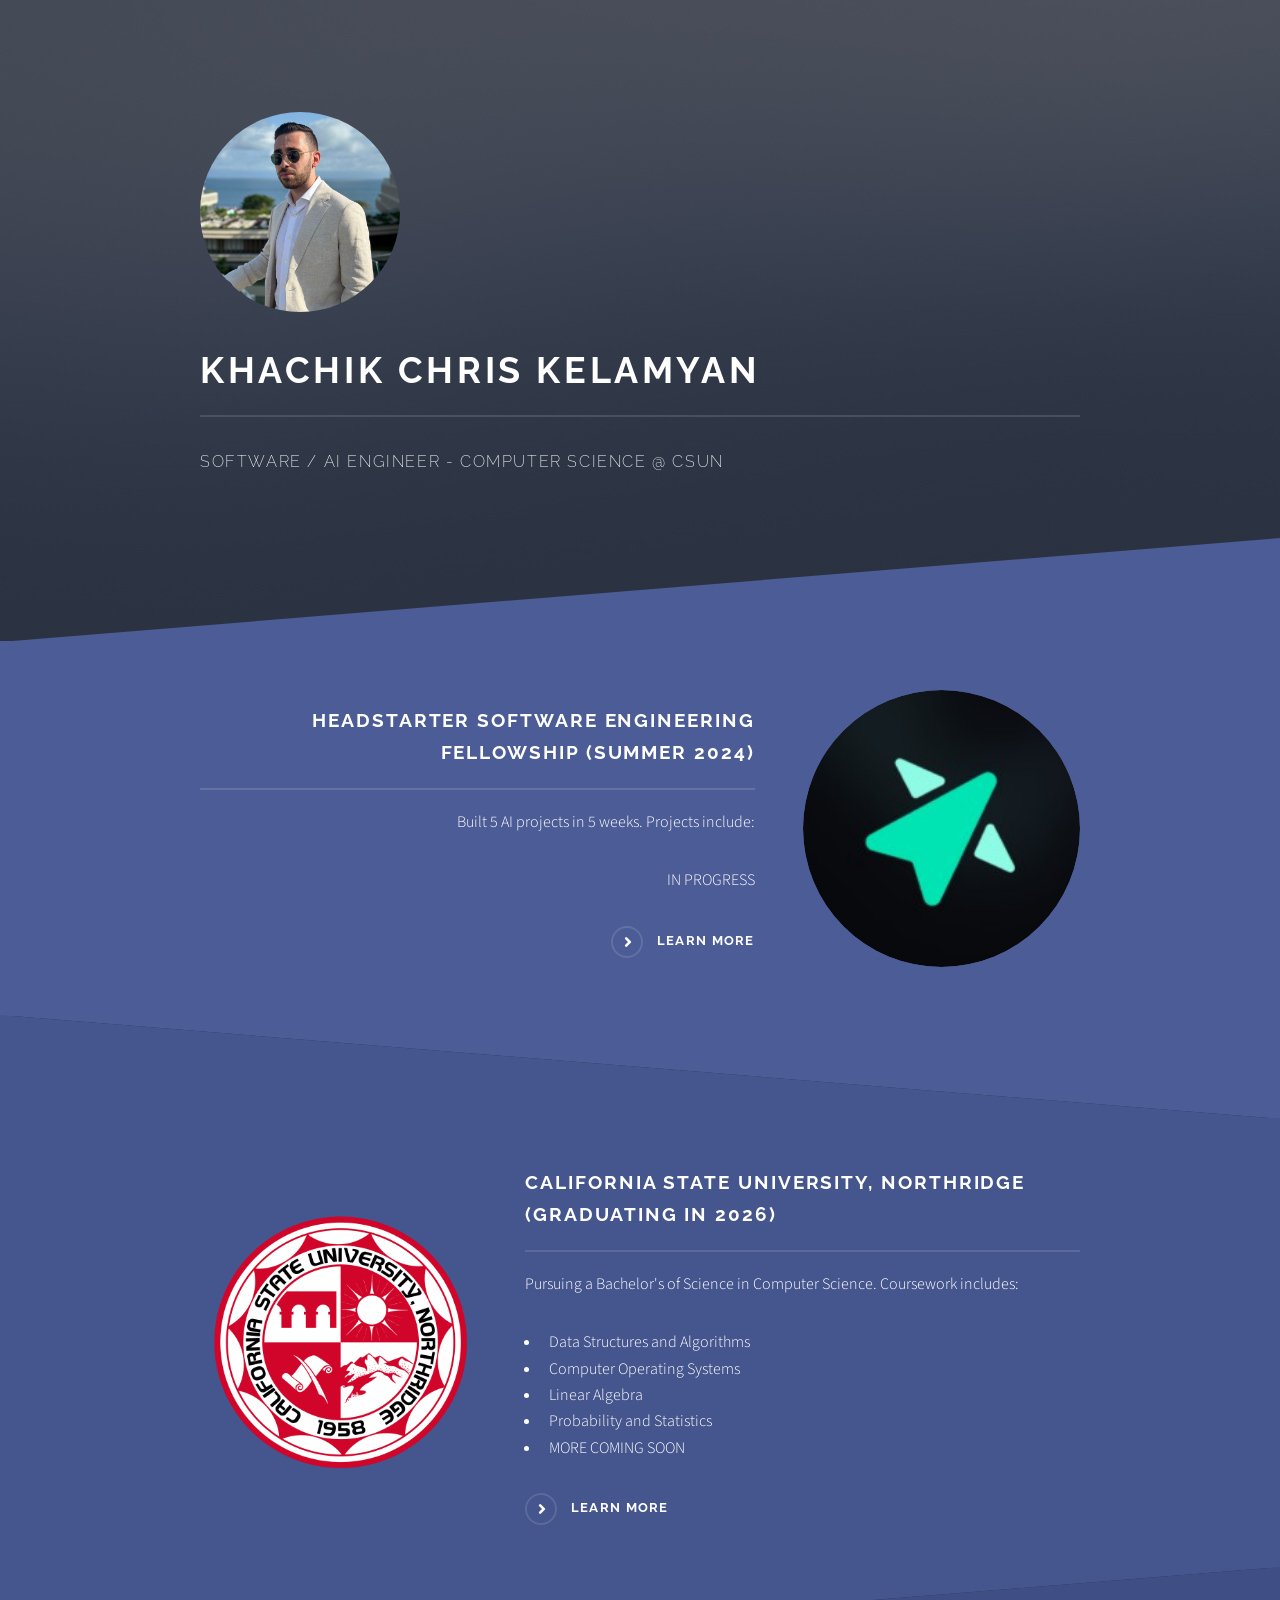
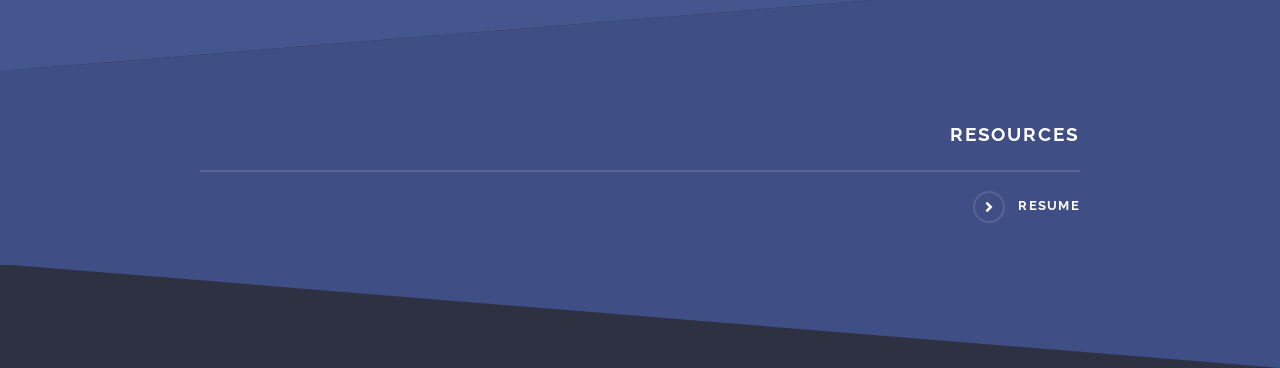
<file: index.html>
<!DOCTYPE html>
<!--
	Solid State by HTML5 UP
	html5up.net | @ajlkn
	Free for personal and commercial use under the CCA 3.0 license (html5up.net/license)
-->
<html>
  <head>
    <title>Khachik Chris Kelamyan Landing Page</title>
    <meta charset="utf-8" />
    <meta
      name="viewport"
      content="width=device-width, initial-scale=1, user-scalable=no"
    />
    <link rel="stylesheet" href="assets/css/main.css" />
    <noscript
      ><link rel="stylesheet" href="assets/css/noscript.css"
    /></noscript>
  </head>
  <body class="is-preload">
    <!-- Page Wrapper -->
    <div id="page-wrapper">
      <!-- Header
      <header id="header" class="alt">
        <h1><a href="index.html">chris-k.dev</a></h1>
        <nav>
          <a href="#menu">Menu</a>
        </nav>
      </header>

      <!-- Menu -->
      <nav id="menu">
        <div class="inner">
          <h2>Menu</h2>
          <ul class="links">
            <li><a href="index.html">Home</a></li>
            <li><a href="generic.html">Generic</a></li>
            <li><a href="elements.html">Elements</a></li>
            <li><a href="#">Log In</a></li>
            <li><a href="#">Sign Up</a></li>
          </ul>
          <a href="#" class="close">Close</a>
        </div>
      </nav>

      <!-- Banner -->
      <section id="banner">
        <div class="inner">
          <div class="logo"><img src="images/self-portrait.jpg" alt="Logo" class="circular-image"></span></div>
          <h2>Khachik Chris Kelamyan</h2>
          <p>Software / AI Engineer - Computer Science @ CSUN</p>
        </div>
      </section>

      <!-- Wrapper -->
      <section id="wrapper">
        <!-- One -->
        <section id="one" class="wrapper spotlight style1">
          <div class="inner">
            <a href="#" class="image"
              ><img src="images/theheadstarter_logo.jpg" alt=""
            /></a>
            <div class="content">
              <h2 class="major">
                Headstarter Software Engineering Fellowship (Summer 2024)
              </h2>
              <p>Built 5 AI projects in 5 weeks. Projects include:</p>
              <ul>
                IN PROGRESS
              </ul>
              <a
                href="https://headstarter.co/about"
                class="special"
                target="_blank"
                >Learn more</a
              >
            </div>
          </div>
        </section>

        <!-- Two -->
        <section id="two" class="wrapper alt spotlight style2">
          <div class="inner">
            <a href="#" class="image"><img src="images/CSUN.png" alt="" /></a>
            <div class="content">
              <h2 class="major">
                California State University, Northridge (Graduating in 2026)
              </h2>
              <p>
                Pursuing a Bachelor's of Science in Computer Science. Coursework
                includes:
              </p>
              <ul>
                <li>Data Structures and Algorithms</li>
                <li>Computer Operating Systems</li>
                <li>Linear Algebra</li>
                <li>Probability and Statistics</li>
                <li>MORE COMING SOON</li>
              </ul>
              <a
                href="https://www.csun.edu/engineering-computer-science/computer-science/bachelor-science-degree-computer-science"
                class="special"
                target="_blank"
                >Learn more</a
              >
            </div>
          </div>
        </section>

        <!-- Three -->
        <section id="three" class="wrapper spotlight style3">
          <div class="inner">
            <div class="content">
              <h2 class="major">Resources</h2>
              <a href="https://drive.google.com/file/d/1LqMbZv_DMW-b-79iPyZzOyv04-HC7ctW/view?usp=sharing" class="special" target="_blank">Resume</a>
            </div>
          </div>
        </section>

        <!-- Four
        <section id="four" class="wrapper alt style1">
          <div class="inner">
            <h2 class="major">Vitae phasellus</h2>
            <p>
              Cras mattis ante fermentum, malesuada neque vitae, eleifend erat.
              Phasellus non pulvinar erat. Fusce tincidunt, nisl eget mattis
              egestas, purus ipsum consequat orci, sit amet lobortis lorem lacus
              in tellus. Sed ac elementum arcu. Quisque placerat auctor laoreet.
            </p>
            <section class="features">
              <article>
                <a href="#" class="image"
                  ><img src="images/pic04.jpg" alt=""
                /></a>
                <h3 class="major">Sed feugiat lorem</h3>
                <p>
                  Lorem ipsum dolor sit amet, consectetur adipiscing vehicula id
                  nulla dignissim dapibus ultrices.
                </p>
                <a href="#" class="special">Learn more</a>
              </article>
              <article>
                <a href="#" class="image"
                  ><img src="images/pic05.jpg" alt=""
                /></a>
                <h3 class="major">Nisl placerat</h3>
                <p>
                  Lorem ipsum dolor sit amet, consectetur adipiscing vehicula id
                  nulla dignissim dapibus ultrices.
                </p>
                <a href="#" class="special">Learn more</a>
              </article>
              <article>
                <a href="#" class="image"
                  ><img src="images/pic06.jpg" alt=""
                /></a>
                <h3 class="major">Ante fermentum</h3>
                <p>
                  Lorem ipsum dolor sit amet, consectetur adipiscing vehicula id
                  nulla dignissim dapibus ultrices.
                </p>
                <a href="#" class="special">Learn more</a>
              </article>
              <article>
                <a href="#" class="image"
                  ><img src="images/pic07.jpg" alt=""
                /></a>
                <h3 class="major">Fusce consequat</h3>
                <p>
                  Lorem ipsum dolor sit amet, consectetur adipiscing vehicula id
                  nulla dignissim dapibus ultrices.
                </p>
                <a href="#" class="special">Learn more</a>
              </article>
            </section>
            <ul class="actions">
              <li><a href="#" class="button">Browse All</a></li>
            </ul>
          </div>
        </section>
      </section>

      <!-- Footer
      <section id="footer">
        <div class="inner">
          <h2 class="major">Get in touch</h2>
          <p>
            Cras mattis ante fermentum, malesuada neque vitae, eleifend erat.
            Phasellus non pulvinar erat. Fusce tincidunt, nisl eget mattis
            egestas, purus ipsum consequat orci, sit amet lobortis lorem lacus
            in tellus. Sed ac elementum arcu. Quisque placerat auctor laoreet.
          </p>
          <form method="post" action="#">
            <div class="fields">
              <div class="field">
                <label for="name">Name</label>
                <input type="text" name="name" id="name" />
              </div>
              <div class="field">
                <label for="email">Email</label>
                <input type="email" name="email" id="email" />
              </div>
              <div class="field">
                <label for="message">Message</label>
                <textarea name="message" id="message" rows="4"></textarea>
              </div>
            </div>
            <ul class="actions">
              <li><input type="submit" value="Send Message" /></li>
            </ul>
          </form>
          <ul class="contact">
            <li class="icon solid fa-home">
              Untitled Inc<br />
              1234 Somewhere Road Suite #2894<br />
              Nashville, TN 00000-0000
            </li>
            <li class="icon solid fa-phone">(000) 000-0000</li>
            <li class="icon solid fa-envelope">
              <a href="#">information@untitled.tld</a>
            </li>
            <li class="icon brands fa-twitter">
              <a href="#">twitter.com/untitled-tld</a>
            </li>
            <li class="icon brands fa-facebook-f">
              <a href="#">facebook.com/untitled-tld</a>
            </li>
            <li class="icon brands fa-instagram">
              <a href="#">instagram.com/untitled-tld</a>
            </li>
          </ul>
          <ul class="copyright">
            <li>&copy; Untitled Inc. All rights reserved.</li>
            <li>Design: <a href="http://html5up.net">HTML5 UP</a></li>
          </ul>
        </div>
      </section>
    </div>

    <!-- Scripts -->
    <script src="assets/js/jquery.min.js"></script>
    <script src="assets/js/jquery.scrollex.min.js"></script>
    <script src="assets/js/browser.min.js"></script>
    <script src="assets/js/breakpoints.min.js"></script>
    <script src="assets/js/util.js"></script>
    <script src="assets/js/main.js"></script>
  </body>
</html>
</file>
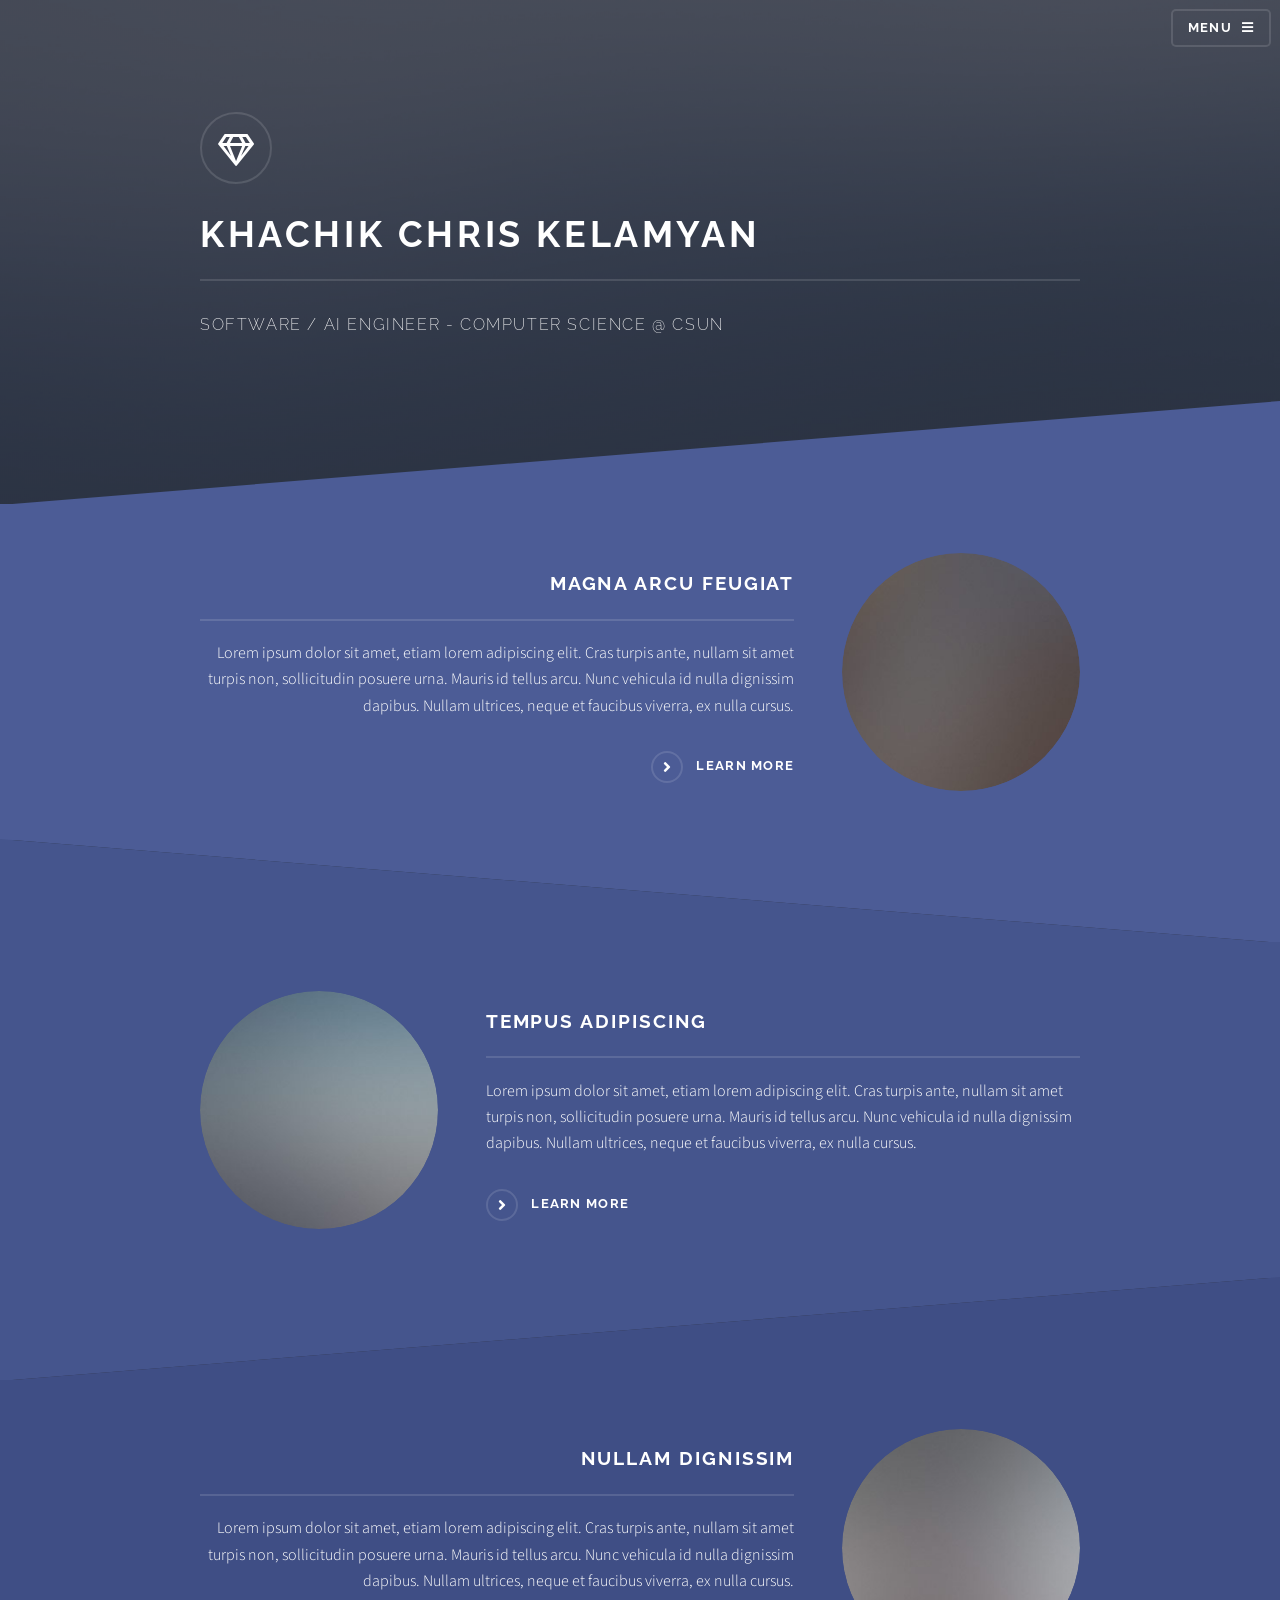
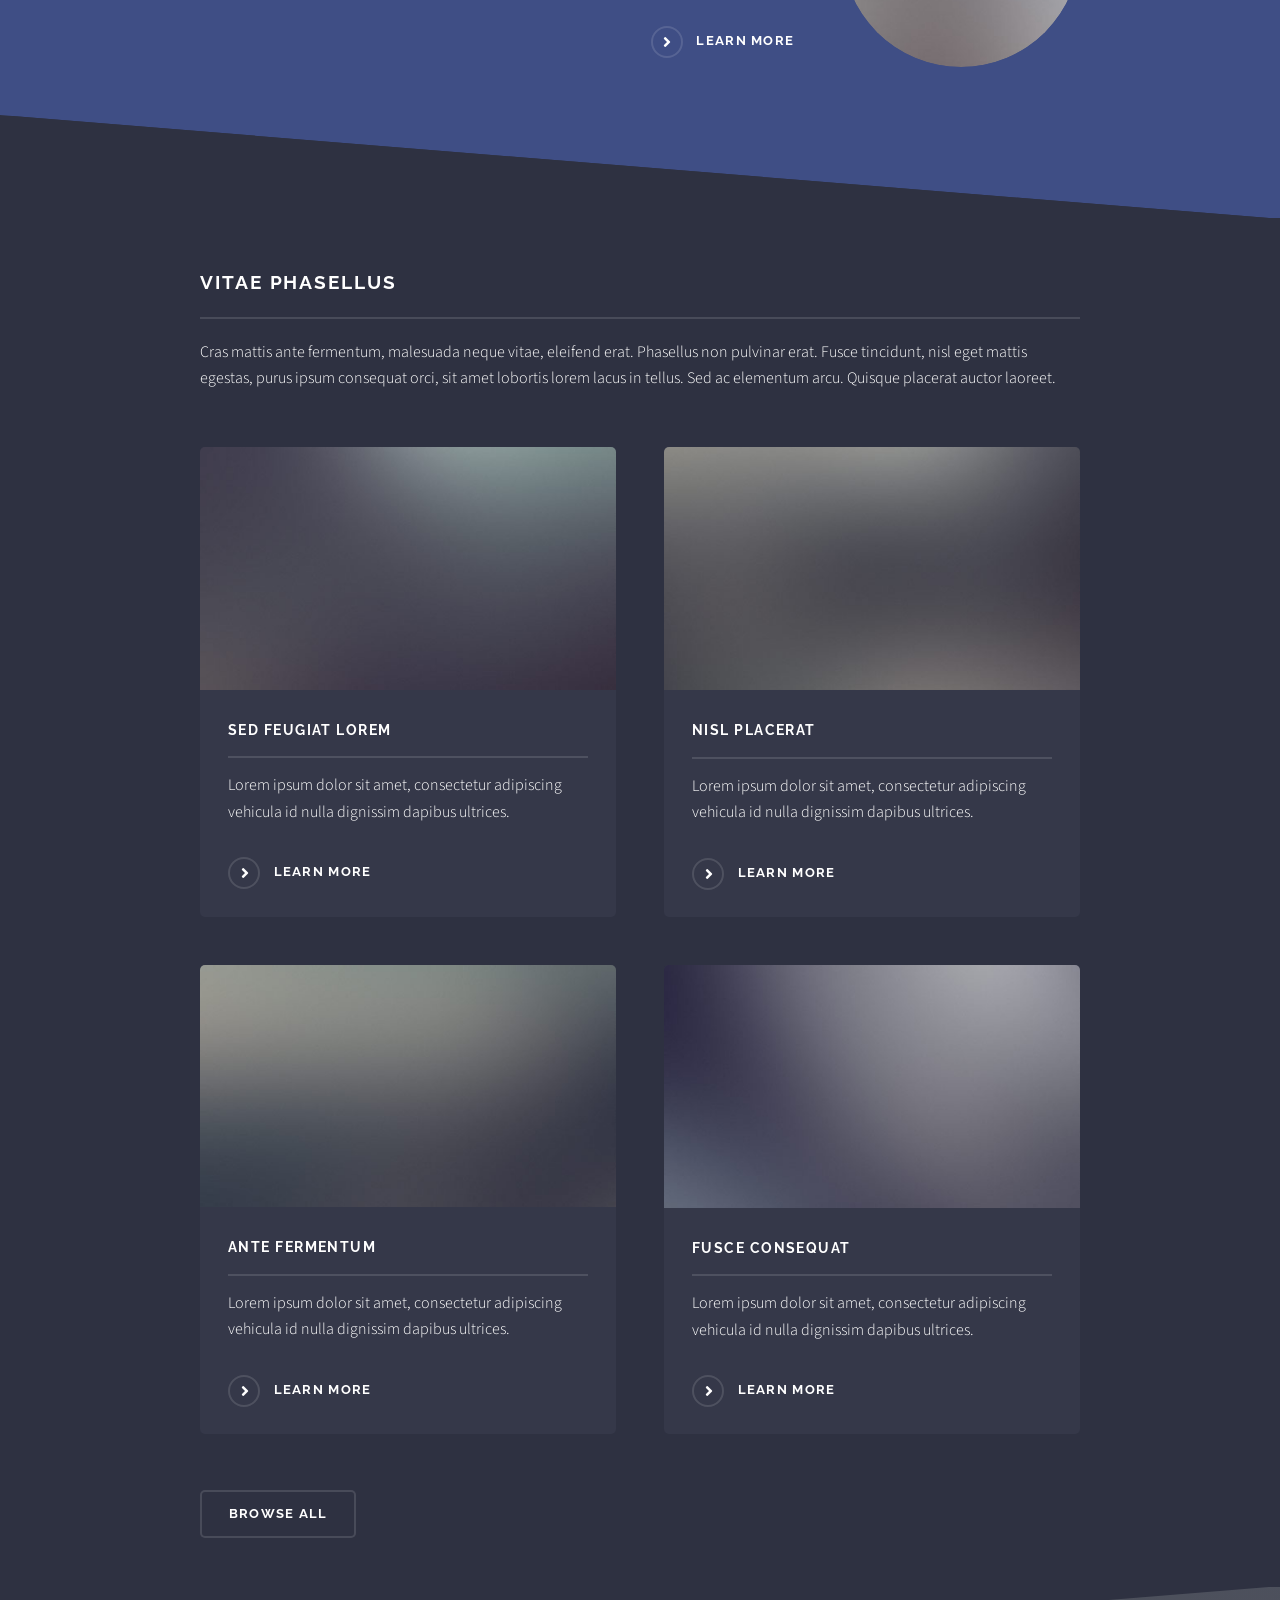
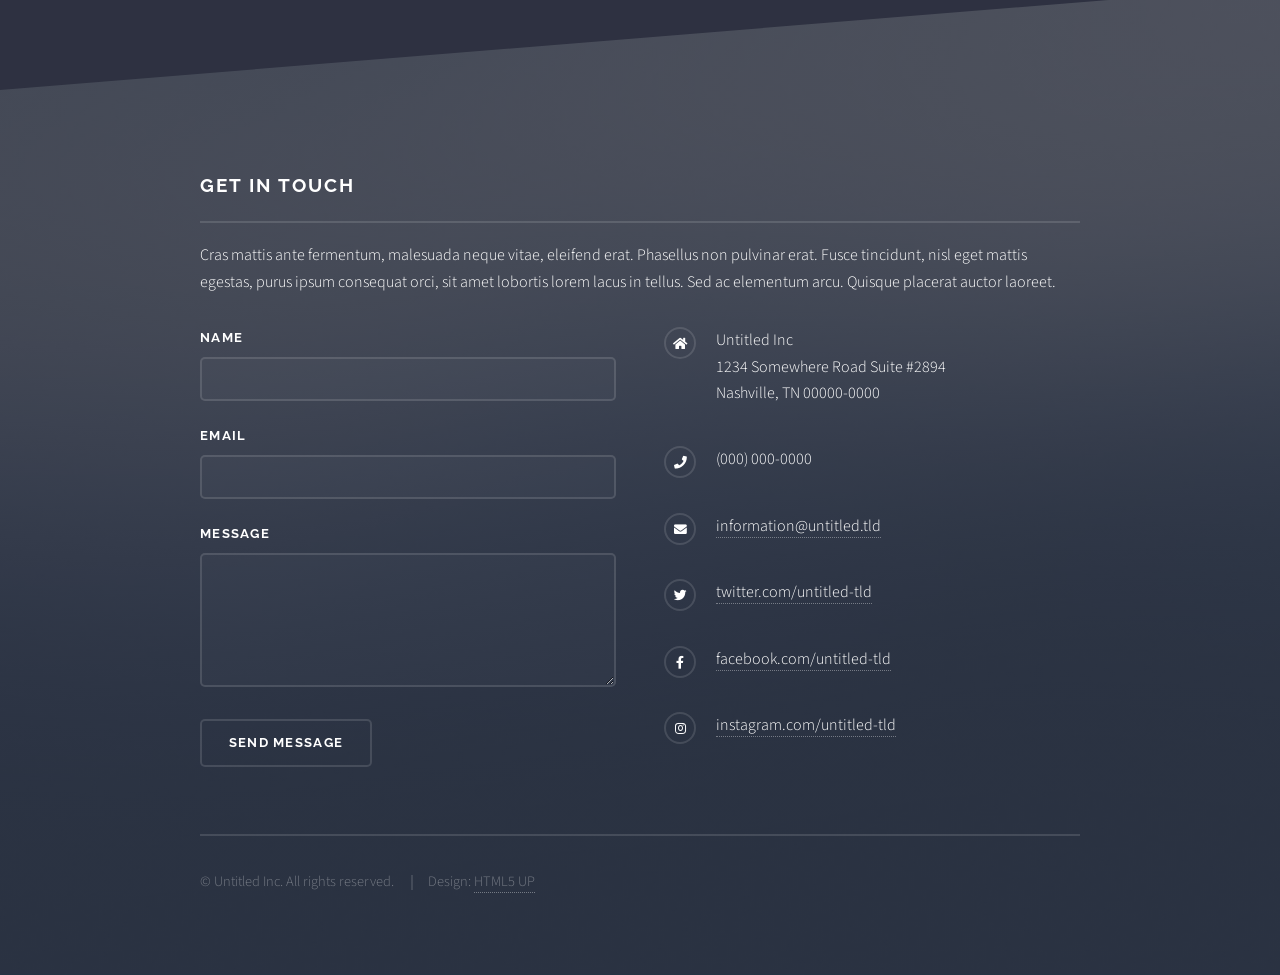
<file: html5up-solid-state/index.html>
<!DOCTYPE html>
<!--
	Solid State by HTML5 UP
	html5up.net | @ajlkn
	Free for personal and commercial use under the CCA 3.0 license (html5up.net/license)
-->
<html>
  <head>
    <title>Solid State by HTML5 UP</title>
    <meta charset="utf-8" />
    <meta
      name="viewport"
      content="width=device-width, initial-scale=1, user-scalable=no"
    />
    <link rel="stylesheet" href="assets/css/main.css" />
    <noscript
      ><link rel="stylesheet" href="assets/css/noscript.css"
    /></noscript>
  </head>
  <body class="is-preload">
    <!-- Page Wrapper -->
    <div id="page-wrapper">
      <!-- Header -->
      <header id="header" class="alt">
        <h1><a href="index.html">Solid State</a></h1>
        <nav>
          <a href="#menu">Menu</a>
        </nav>
      </header>

      <!-- Menu -->
      <nav id="menu">
        <div class="inner">
          <h2>Menu</h2>
          <ul class="links">
            <li><a href="index.html">Home</a></li>
            <li><a href="generic.html">Generic</a></li>
            <li><a href="elements.html">Elements</a></li>
            <li><a href="#">Log In</a></li>
            <li><a href="#">Sign Up</a></li>
          </ul>
          <a href="#" class="close">Close</a>
        </div>
      </nav>

      <!-- Banner -->
      <section id="banner">
        <div class="inner">
          <div class="logo"><span class="icon fa-gem"></span></div>
          <h2>Khachik Chris Kelamyan</h2>
          <p>Software / AI Engineer - Computer Science @ CSUN</p>
        </div>
      </section>

      <!-- Wrapper -->
      <section id="wrapper">
        <!-- One -->
        <section id="one" class="wrapper spotlight style1">
          <div class="inner">
            <a href="#" class="image"><img src="images/pic01.jpg" alt="" /></a>
            <div class="content">
              <h2 class="major">Magna arcu feugiat</h2>
              <p>
                Lorem ipsum dolor sit amet, etiam lorem adipiscing elit. Cras
                turpis ante, nullam sit amet turpis non, sollicitudin posuere
                urna. Mauris id tellus arcu. Nunc vehicula id nulla dignissim
                dapibus. Nullam ultrices, neque et faucibus viverra, ex nulla
                cursus.
              </p>
              <a href="#" class="special">Learn more</a>
            </div>
          </div>
        </section>

        <!-- Two -->
        <section id="two" class="wrapper alt spotlight style2">
          <div class="inner">
            <a href="#" class="image"><img src="images/pic02.jpg" alt="" /></a>
            <div class="content">
              <h2 class="major">Tempus adipiscing</h2>
              <p>
                Lorem ipsum dolor sit amet, etiam lorem adipiscing elit. Cras
                turpis ante, nullam sit amet turpis non, sollicitudin posuere
                urna. Mauris id tellus arcu. Nunc vehicula id nulla dignissim
                dapibus. Nullam ultrices, neque et faucibus viverra, ex nulla
                cursus.
              </p>
              <a href="#" class="special">Learn more</a>
            </div>
          </div>
        </section>

        <!-- Three -->
        <section id="three" class="wrapper spotlight style3">
          <div class="inner">
            <a href="#" class="image"><img src="images/pic03.jpg" alt="" /></a>
            <div class="content">
              <h2 class="major">Nullam dignissim</h2>
              <p>
                Lorem ipsum dolor sit amet, etiam lorem adipiscing elit. Cras
                turpis ante, nullam sit amet turpis non, sollicitudin posuere
                urna. Mauris id tellus arcu. Nunc vehicula id nulla dignissim
                dapibus. Nullam ultrices, neque et faucibus viverra, ex nulla
                cursus.
              </p>
              <a href="#" class="special">Learn more</a>
            </div>
          </div>
        </section>

        <!-- Four -->
        <section id="four" class="wrapper alt style1">
          <div class="inner">
            <h2 class="major">Vitae phasellus</h2>
            <p>
              Cras mattis ante fermentum, malesuada neque vitae, eleifend erat.
              Phasellus non pulvinar erat. Fusce tincidunt, nisl eget mattis
              egestas, purus ipsum consequat orci, sit amet lobortis lorem lacus
              in tellus. Sed ac elementum arcu. Quisque placerat auctor laoreet.
            </p>
            <section class="features">
              <article>
                <a href="#" class="image"
                  ><img src="images/pic04.jpg" alt=""
                /></a>
                <h3 class="major">Sed feugiat lorem</h3>
                <p>
                  Lorem ipsum dolor sit amet, consectetur adipiscing vehicula id
                  nulla dignissim dapibus ultrices.
                </p>
                <a href="#" class="special">Learn more</a>
              </article>
              <article>
                <a href="#" class="image"
                  ><img src="images/pic05.jpg" alt=""
                /></a>
                <h3 class="major">Nisl placerat</h3>
                <p>
                  Lorem ipsum dolor sit amet, consectetur adipiscing vehicula id
                  nulla dignissim dapibus ultrices.
                </p>
                <a href="#" class="special">Learn more</a>
              </article>
              <article>
                <a href="#" class="image"
                  ><img src="images/pic06.jpg" alt=""
                /></a>
                <h3 class="major">Ante fermentum</h3>
                <p>
                  Lorem ipsum dolor sit amet, consectetur adipiscing vehicula id
                  nulla dignissim dapibus ultrices.
                </p>
                <a href="#" class="special">Learn more</a>
              </article>
              <article>
                <a href="#" class="image"
                  ><img src="images/pic07.jpg" alt=""
                /></a>
                <h3 class="major">Fusce consequat</h3>
                <p>
                  Lorem ipsum dolor sit amet, consectetur adipiscing vehicula id
                  nulla dignissim dapibus ultrices.
                </p>
                <a href="#" class="special">Learn more</a>
              </article>
            </section>
            <ul class="actions">
              <li><a href="#" class="button">Browse All</a></li>
            </ul>
          </div>
        </section>
      </section>

      <!-- Footer -->
      <section id="footer">
        <div class="inner">
          <h2 class="major">Get in touch</h2>
          <p>
            Cras mattis ante fermentum, malesuada neque vitae, eleifend erat.
            Phasellus non pulvinar erat. Fusce tincidunt, nisl eget mattis
            egestas, purus ipsum consequat orci, sit amet lobortis lorem lacus
            in tellus. Sed ac elementum arcu. Quisque placerat auctor laoreet.
          </p>
          <form method="post" action="#">
            <div class="fields">
              <div class="field">
                <label for="name">Name</label>
                <input type="text" name="name" id="name" />
              </div>
              <div class="field">
                <label for="email">Email</label>
                <input type="email" name="email" id="email" />
              </div>
              <div class="field">
                <label for="message">Message</label>
                <textarea name="message" id="message" rows="4"></textarea>
              </div>
            </div>
            <ul class="actions">
              <li><input type="submit" value="Send Message" /></li>
            </ul>
          </form>
          <ul class="contact">
            <li class="icon solid fa-home">
              Untitled Inc<br />
              1234 Somewhere Road Suite #2894<br />
              Nashville, TN 00000-0000
            </li>
            <li class="icon solid fa-phone">(000) 000-0000</li>
            <li class="icon solid fa-envelope">
              <a href="#">information@untitled.tld</a>
            </li>
            <li class="icon brands fa-twitter">
              <a href="#">twitter.com/untitled-tld</a>
            </li>
            <li class="icon brands fa-facebook-f">
              <a href="#">facebook.com/untitled-tld</a>
            </li>
            <li class="icon brands fa-instagram">
              <a href="#">instagram.com/untitled-tld</a>
            </li>
          </ul>
          <ul class="copyright">
            <li>&copy; Untitled Inc. All rights reserved.</li>
            <li>Design: <a href="http://html5up.net">HTML5 UP</a></li>
          </ul>
        </div>
      </section>
    </div>

    <!-- Scripts -->
    <script src="assets/js/jquery.min.js"></script>
    <script src="assets/js/jquery.scrollex.min.js"></script>
    <script src="assets/js/browser.min.js"></script>
    <script src="assets/js/breakpoints.min.js"></script>
    <script src="assets/js/util.js"></script>
    <script src="assets/js/main.js"></script>
  </body>
</html>
</file>
<file: assets/css/noscript.css>
/*
	Solid State by HTML5 UP
	html5up.net | @ajlkn
	Free for personal and commercial use under the CCA 3.0 license (html5up.net/license)
*/

/* Banner */

	body.is-preload #banner .logo {
		-moz-transform: none;
		-webkit-transform: none;
		-ms-transform: none;
		transform: none;
		opacity: 1;
	}

	body.is-preload #banner h2 {
		opacity: 1;
		-moz-transform: none;
		-webkit-transform: none;
		-ms-transform: none;
		transform: none;
		-moz-filter: none;
		-webkit-filter: none;
		-ms-filter: none;
		filter: none;
	}

	body.is-preload #banner p {
		opacity: 01;
		-moz-transform: none;
		-webkit-transform: none;
		-ms-transform: none;
		transform: none;
		-moz-filter: none;
		-webkit-filter: none;
		-ms-filter: none;
		filter: none;
	}
</file>
<file: html5up-solid-state/assets/css/noscript.css>
/*
	Solid State by HTML5 UP
	html5up.net | @ajlkn
	Free for personal and commercial use under the CCA 3.0 license (html5up.net/license)
*/

/* Banner */

	body.is-preload #banner .logo {
		-moz-transform: none;
		-webkit-transform: none;
		-ms-transform: none;
		transform: none;
		opacity: 1;
	}

	body.is-preload #banner h2 {
		opacity: 1;
		-moz-transform: none;
		-webkit-transform: none;
		-ms-transform: none;
		transform: none;
		-moz-filter: none;
		-webkit-filter: none;
		-ms-filter: none;
		filter: none;
	}

	body.is-preload #banner p {
		opacity: 01;
		-moz-transform: none;
		-webkit-transform: none;
		-ms-transform: none;
		transform: none;
		-moz-filter: none;
		-webkit-filter: none;
		-ms-filter: none;
		filter: none;
	}
</file>
<file: assets/css/main.css>
@import url(fontawesome-all.min.css);
@import url("https://fonts.googleapis.com/css?family=Raleway:200,700|Source+Sans+Pro:300,600,300italic,600italic");

/*
	Solid State by HTML5 UP
	html5up.net | @ajlkn
	Free for personal and commercial use under the CCA 3.0 license (html5up.net/license)
*/

.circular-image {
	width: 200px; /* Adjust the size as needed */
	height: 200px; /* Adjust the size as needed */
	border-radius: 50%;
	object-fit: cover;
  }

html, body, div, span, applet, object,
iframe, h1, h2, h3, h4, h5, h6, p, blockquote,
pre, a, abbr, acronym, address, big, cite,
code, del, dfn, em, img, ins, kbd, q, s, samp,
small, strike, strong, sub, sup, tt, var, b,
u, i, center, dl, dt, dd, ol, ul, li, fieldset,
form, label, legend, table, caption, tbody,
tfoot, thead, tr, th, td, article, aside,
canvas, details, embed, figure, figcaption,
footer, header, hgroup, menu, nav, output, ruby,
section, summary, time, mark, audio, video {
	margin: 0;
	padding: 0;
	border: 0;
	font-size: 100%;
	font: inherit;
	vertical-align: baseline;}

article, aside, details, figcaption, figure,
footer, header, hgroup, menu, nav, section {
	display: block;}

body {
	line-height: 1;
}

ol, ul {
	list-style: none;
}

blockquote, q {
	quotes: none;
}

	blockquote:before, blockquote:after, q:before, q:after {
		content: '';
		content: none;
	}

table {
	border-collapse: collapse;
	border-spacing: 0;
}

body {
	-webkit-text-size-adjust: none;
}

mark {
	background-color: transparent;
	color: inherit;
}

input::-moz-focus-inner {
	border: 0;
	padding: 0;
}

input, select, textarea {
	-moz-appearance: none;
	-webkit-appearance: none;
	-ms-appearance: none;
	appearance: none;
}

/* Basic */

	@-ms-viewport {
		width: device-width;
	}

	body {
		-ms-overflow-style: scrollbar;
	}

	@media screen and (max-width: 480px) {

		html, body {
			min-width: 320px;
		}

	}

	html {
		box-sizing: border-box;
	}

	*, *:before, *:after {
		box-sizing: inherit;
	}

	body {
		background-color: #2e3141;
		background-image: linear-gradient(to top, rgba(46, 49, 65, 0.8), rgba(46, 49, 65, 0.8)), url("../../images/bg.jpg");
		background-size: auto,
 cover;
		background-attachment: fixed,
 fixed;
		background-position: center,
 center;
	}

		body.is-preload *, body.is-preload *:before, body.is-preload *:after {
			-moz-animation: none !important;
			-webkit-animation: none !important;
			-ms-animation: none !important;
			animation: none !important;
			-moz-transition: none !important;
			-webkit-transition: none !important;
			-ms-transition: none !important;
			transition: none !important;
		}

/* Type */

	body, input, select, textarea {
		color: #ffffff;
		font-family: "Source Sans Pro", Helvetica, sans-serif;
		font-size: 16.5pt;
		font-weight: 300;
		line-height: 1.65;
	}

		@media screen and (max-width: 1680px) {

			body, input, select, textarea {
				font-size: 13pt;
			}

		}

		@media screen and (max-width: 1280px) {

			body, input, select, textarea {
				font-size: 12pt;
			}

		}

		@media screen and (max-width: 980px) {

			body, input, select, textarea {
				font-size: 12pt;
			}

		}

		@media screen and (max-width: 736px) {

			body, input, select, textarea {
				font-size: 12pt;
			}

		}

		@media screen and (max-width: 480px) {

			body, input, select, textarea {
				font-size: 12pt;
			}

		}

	a {
		-moz-transition: color 0.2s ease-in-out, border-bottom-color 0.2s ease-in-out;
		-webkit-transition: color 0.2s ease-in-out, border-bottom-color 0.2s ease-in-out;
		-ms-transition: color 0.2s ease-in-out, border-bottom-color 0.2s ease-in-out;
		transition: color 0.2s ease-in-out, border-bottom-color 0.2s ease-in-out;
		border-bottom: dotted 1px rgba(255, 255, 255, 0.35);
		color: #ffffff;
		text-decoration: none;
	}

		a:hover {
			border-bottom-color: transparent;
			color: #ffffff !important;
		}

		a.special:not(.button) {
			text-decoration: none;
			border-bottom: 0;
			display: block;
			font-family: Raleway, Helvetica, sans-serif;
			font-size: 0.8em;
			font-weight: 700;
			letter-spacing: 0.1em;
			margin: 0 0 2em 0;
			text-transform: uppercase;
		}

			a.special:not(.button):before {
				-moz-osx-font-smoothing: grayscale;
				-webkit-font-smoothing: antialiased;
				display: inline-block;
				font-style: normal;
				font-variant: normal;
				text-rendering: auto;
				line-height: 1;
				text-transform: none !important;
				font-family: 'Font Awesome 5 Free';
				font-weight: 900;
			}

			a.special:not(.button):before {
				-moz-transition: background-color 0.2s ease-in-out;
				-webkit-transition: background-color 0.2s ease-in-out;
				-ms-transition: background-color 0.2s ease-in-out;
				transition: background-color 0.2s ease-in-out;
				border-radius: 100%;
				border: solid 2px rgba(255, 255, 255, 0.125);
				content: '\f105';
				display: inline-block;
				font-size: 1.25em;
				height: 2em;
				line-height: 1.75em;
				margin-right: 0.85em;
				text-align: center;
				text-indent: 0.15em;
				vertical-align: middle;
				width: 2em;
			}

			a.special:not(.button):hover:before {
				background-color: rgba(255, 255, 255, 0.025);
			}

			a.special:not(.button):active:before {
				background-color: rgba(255, 255, 255, 0.075);
			}

	strong, b {
		color: #ffffff;
		font-weight: 600;
	}

	em, i {
		font-style: italic;
	}

	p {
		margin: 0 0 2em 0;
	}

	h1, h2, h3, h4, h5, h6 {
		color: #ffffff;
		font-family: Raleway, Helvetica, sans-serif;
		font-weight: 700;
		letter-spacing: 0.1em;
		margin: 0 0 1em 0;
		text-transform: uppercase;
	}

		h1 a, h2 a, h3 a, h4 a, h5 a, h6 a {
			color: inherit;
			text-decoration: none;
			border-bottom: 0;
		}

		h1 span, h2 span, h3 span, h4 span, h5 span, h6 span {
			font-weight: 200;
		}

		h1.major, h2.major, h3.major, h4.major, h5.major, h6.major {
			padding-bottom: 1em;
			border-bottom: solid 2px rgba(255, 255, 255, 0.125);
		}

	h2 {
		font-size: 1.2em;
	}

	h3 {
		font-size: 0.9em;
	}

	h4 {
		font-size: 0.7em;
	}

	h5 {
		font-size: 0.7em;
	}

	h6 {
		font-size: 0.7em;
	}

	@media screen and (max-width: 736px) {

		h2 {
			font-size: 1em;
		}

		h3 {
			font-size: 0.8em;
		}

	}

	sub {
		font-size: 0.8em;
		position: relative;
		top: 0.5em;
	}

	sup {
		font-size: 0.8em;
		position: relative;
		top: -0.5em;
	}

	blockquote {
		border-left: solid 4px rgba(255, 255, 255, 0.125);
		font-style: italic;
		margin: 0 0 2em 0;
		padding: 0.5em 0 0.5em 2em;
	}

	code {
		background: rgba(255, 255, 255, 0.025);
		border-radius: 5px;
		border: solid 2px rgba(255, 255, 255, 0.125);
		font-family: "Courier New", monospace;
		font-size: 0.9em;
		margin: 0 0.25em;
		padding: 0.25em 0.65em;
	}

	pre {
		-webkit-overflow-scrolling: touch;
		font-family: "Courier New", monospace;
		font-size: 0.9em;
		margin: 0 0 2em 0;
	}

		pre code {
			display: block;
			line-height: 1.75em;
			padding: 1em 1.5em;
			overflow-x: auto;
		}

	hr {
		border: 0;
		border-bottom: solid 2px rgba(255, 255, 255, 0.125);
		margin: 2.5em 0;
	}

		hr.major {
			margin: 4em 0;
		}

	.align-left {
		text-align: left;
	}

	.align-center {
		text-align: center;
	}

	.align-right {
		text-align: right;
	}

/* Row */

	.row {
		display: flex;
		flex-wrap: wrap;
		box-sizing: border-box;
		align-items: stretch;
	}

		.row > * {
			box-sizing: border-box;
		}

		.row.gtr-uniform > * > :last-child {
			margin-bottom: 0;
		}

		.row.aln-left {
			justify-content: flex-start;
		}

		.row.aln-center {
			justify-content: center;
		}

		.row.aln-right {
			justify-content: flex-end;
		}

		.row.aln-top {
			align-items: flex-start;
		}

		.row.aln-middle {
			align-items: center;
		}

		.row.aln-bottom {
			align-items: flex-end;
		}

		.row > .imp {
			order: -1;
		}

		.row > .col-1 {
			width: 8.33333%;
		}

		.row > .off-1 {
			margin-left: 8.33333%;
		}

		.row > .col-2 {
			width: 16.66667%;
		}

		.row > .off-2 {
			margin-left: 16.66667%;
		}

		.row > .col-3 {
			width: 25%;
		}

		.row > .off-3 {
			margin-left: 25%;
		}

		.row > .col-4 {
			width: 33.33333%;
		}

		.row > .off-4 {
			margin-left: 33.33333%;
		}

		.row > .col-5 {
			width: 41.66667%;
		}

		.row > .off-5 {
			margin-left: 41.66667%;
		}

		.row > .col-6 {
			width: 50%;
		}

		.row > .off-6 {
			margin-left: 50%;
		}

		.row > .col-7 {
			width: 58.33333%;
		}

		.row > .off-7 {
			margin-left: 58.33333%;
		}

		.row > .col-8 {
			width: 66.66667%;
		}

		.row > .off-8 {
			margin-left: 66.66667%;
		}

		.row > .col-9 {
			width: 75%;
		}

		.row > .off-9 {
			margin-left: 75%;
		}

		.row > .col-10 {
			width: 83.33333%;
		}

		.row > .off-10 {
			margin-left: 83.33333%;
		}

		.row > .col-11 {
			width: 91.66667%;
		}

		.row > .off-11 {
			margin-left: 91.66667%;
		}

		.row > .col-12 {
			width: 100%;
		}

		.row > .off-12 {
			margin-left: 100%;
		}

		.row.gtr-0 {
			margin-top: 0;
			margin-left: 0em;
		}

			.row.gtr-0 > * {
				padding: 0 0 0 0em;
			}

			.row.gtr-0.gtr-uniform {
				margin-top: 0em;
			}

				.row.gtr-0.gtr-uniform > * {
					padding-top: 0em;
				}

		.row.gtr-25 {
			margin-top: 0;
			margin-left: -0.4375em;
		}

			.row.gtr-25 > * {
				padding: 0 0 0 0.4375em;
			}

			.row.gtr-25.gtr-uniform {
				margin-top: -0.4375em;
			}

				.row.gtr-25.gtr-uniform > * {
					padding-top: 0.4375em;
				}

		.row.gtr-50 {
			margin-top: 0;
			margin-left: -0.875em;
		}

			.row.gtr-50 > * {
				padding: 0 0 0 0.875em;
			}

			.row.gtr-50.gtr-uniform {
				margin-top: -0.875em;
			}

				.row.gtr-50.gtr-uniform > * {
					padding-top: 0.875em;
				}

		.row {
			margin-top: 0;
			margin-left: -1.75em;
		}

			.row > * {
				padding: 0 0 0 1.75em;
			}

			.row.gtr-uniform {
				margin-top: -1.75em;
			}

				.row.gtr-uniform > * {
					padding-top: 1.75em;
				}

		.row.gtr-150 {
			margin-top: 0;
			margin-left: -2.625em;
		}

			.row.gtr-150 > * {
				padding: 0 0 0 2.625em;
			}

			.row.gtr-150.gtr-uniform {
				margin-top: -2.625em;
			}

				.row.gtr-150.gtr-uniform > * {
					padding-top: 2.625em;
				}

		.row.gtr-200 {
			margin-top: 0;
			margin-left: -3.5em;
		}

			.row.gtr-200 > * {
				padding: 0 0 0 3.5em;
			}

			.row.gtr-200.gtr-uniform {
				margin-top: -3.5em;
			}

				.row.gtr-200.gtr-uniform > * {
					padding-top: 3.5em;
				}

		@media screen and (max-width: 1680px) {

			.row {
				display: flex;
				flex-wrap: wrap;
				box-sizing: border-box;
				align-items: stretch;
			}

				.row > * {
					box-sizing: border-box;
				}

				.row.gtr-uniform > * > :last-child {
					margin-bottom: 0;
				}

				.row.aln-left {
					justify-content: flex-start;
				}

				.row.aln-center {
					justify-content: center;
				}

				.row.aln-right {
					justify-content: flex-end;
				}

				.row.aln-top {
					align-items: flex-start;
				}

				.row.aln-middle {
					align-items: center;
				}

				.row.aln-bottom {
					align-items: flex-end;
				}

				.row > .imp-xlarge {
					order: -1;
				}

				.row > .col-1-xlarge {
					width: 8.33333%;
				}

				.row > .off-1-xlarge {
					margin-left: 8.33333%;
				}

				.row > .col-2-xlarge {
					width: 16.66667%;
				}

				.row > .off-2-xlarge {
					margin-left: 16.66667%;
				}

				.row > .col-3-xlarge {
					width: 25%;
				}

				.row > .off-3-xlarge {
					margin-left: 25%;
				}

				.row > .col-4-xlarge {
					width: 33.33333%;
				}

				.row > .off-4-xlarge {
					margin-left: 33.33333%;
				}

				.row > .col-5-xlarge {
					width: 41.66667%;
				}

				.row > .off-5-xlarge {
					margin-left: 41.66667%;
				}

				.row > .col-6-xlarge {
					width: 50%;
				}

				.row > .off-6-xlarge {
					margin-left: 50%;
				}

				.row > .col-7-xlarge {
					width: 58.33333%;
				}

				.row > .off-7-xlarge {
					margin-left: 58.33333%;
				}

				.row > .col-8-xlarge {
					width: 66.66667%;
				}

				.row > .off-8-xlarge {
					margin-left: 66.66667%;
				}

				.row > .col-9-xlarge {
					width: 75%;
				}

				.row > .off-9-xlarge {
					margin-left: 75%;
				}

				.row > .col-10-xlarge {
					width: 83.33333%;
				}

				.row > .off-10-xlarge {
					margin-left: 83.33333%;
				}

				.row > .col-11-xlarge {
					width: 91.66667%;
				}

				.row > .off-11-xlarge {
					margin-left: 91.66667%;
				}

				.row > .col-12-xlarge {
					width: 100%;
				}

				.row > .off-12-xlarge {
					margin-left: 100%;
				}

				.row.gtr-0 {
					margin-top: 0;
					margin-left: 0em;
				}

					.row.gtr-0 > * {
						padding: 0 0 0 0em;
					}

					.row.gtr-0.gtr-uniform {
						margin-top: 0em;
					}

						.row.gtr-0.gtr-uniform > * {
							padding-top: 0em;
						}

				.row.gtr-25 {
					margin-top: 0;
					margin-left: -0.4375em;
				}

					.row.gtr-25 > * {
						padding: 0 0 0 0.4375em;
					}

					.row.gtr-25.gtr-uniform {
						margin-top: -0.4375em;
					}

						.row.gtr-25.gtr-uniform > * {
							padding-top: 0.4375em;
						}

				.row.gtr-50 {
					margin-top: 0;
					margin-left: -0.875em;
				}

					.row.gtr-50 > * {
						padding: 0 0 0 0.875em;
					}

					.row.gtr-50.gtr-uniform {
						margin-top: -0.875em;
					}

						.row.gtr-50.gtr-uniform > * {
							padding-top: 0.875em;
						}

				.row {
					margin-top: 0;
					margin-left: -1.75em;
				}

					.row > * {
						padding: 0 0 0 1.75em;
					}

					.row.gtr-uniform {
						margin-top: -1.75em;
					}

						.row.gtr-uniform > * {
							padding-top: 1.75em;
						}

				.row.gtr-150 {
					margin-top: 0;
					margin-left: -2.625em;
				}

					.row.gtr-150 > * {
						padding: 0 0 0 2.625em;
					}

					.row.gtr-150.gtr-uniform {
						margin-top: -2.625em;
					}

						.row.gtr-150.gtr-uniform > * {
							padding-top: 2.625em;
						}

				.row.gtr-200 {
					margin-top: 0;
					margin-left: -3.5em;
				}

					.row.gtr-200 > * {
						padding: 0 0 0 3.5em;
					}

					.row.gtr-200.gtr-uniform {
						margin-top: -3.5em;
					}

						.row.gtr-200.gtr-uniform > * {
							padding-top: 3.5em;
						}

		}

		@media screen and (max-width: 1280px) {

			.row {
				display: flex;
				flex-wrap: wrap;
				box-sizing: border-box;
				align-items: stretch;
			}

				.row > * {
					box-sizing: border-box;
				}

				.row.gtr-uniform > * > :last-child {
					margin-bottom: 0;
				}

				.row.aln-left {
					justify-content: flex-start;
				}

				.row.aln-center {
					justify-content: center;
				}

				.row.aln-right {
					justify-content: flex-end;
				}

				.row.aln-top {
					align-items: flex-start;
				}

				.row.aln-middle {
					align-items: center;
				}

				.row.aln-bottom {
					align-items: flex-end;
				}

				.row > .imp-large {
					order: -1;
				}

				.row > .col-1-large {
					width: 8.33333%;
				}

				.row > .off-1-large {
					margin-left: 8.33333%;
				}

				.row > .col-2-large {
					width: 16.66667%;
				}

				.row > .off-2-large {
					margin-left: 16.66667%;
				}

				.row > .col-3-large {
					width: 25%;
				}

				.row > .off-3-large {
					margin-left: 25%;
				}

				.row > .col-4-large {
					width: 33.33333%;
				}

				.row > .off-4-large {
					margin-left: 33.33333%;
				}

				.row > .col-5-large {
					width: 41.66667%;
				}

				.row > .off-5-large {
					margin-left: 41.66667%;
				}

				.row > .col-6-large {
					width: 50%;
				}

				.row > .off-6-large {
					margin-left: 50%;
				}

				.row > .col-7-large {
					width: 58.33333%;
				}

				.row > .off-7-large {
					margin-left: 58.33333%;
				}

				.row > .col-8-large {
					width: 66.66667%;
				}

				.row > .off-8-large {
					margin-left: 66.66667%;
				}

				.row > .col-9-large {
					width: 75%;
				}

				.row > .off-9-large {
					margin-left: 75%;
				}

				.row > .col-10-large {
					width: 83.33333%;
				}

				.row > .off-10-large {
					margin-left: 83.33333%;
				}

				.row > .col-11-large {
					width: 91.66667%;
				}

				.row > .off-11-large {
					margin-left: 91.66667%;
				}

				.row > .col-12-large {
					width: 100%;
				}

				.row > .off-12-large {
					margin-left: 100%;
				}

				.row.gtr-0 {
					margin-top: 0;
					margin-left: 0em;
				}

					.row.gtr-0 > * {
						padding: 0 0 0 0em;
					}

					.row.gtr-0.gtr-uniform {
						margin-top: 0em;
					}

						.row.gtr-0.gtr-uniform > * {
							padding-top: 0em;
						}

				.row.gtr-25 {
					margin-top: 0;
					margin-left: -0.4375em;
				}

					.row.gtr-25 > * {
						padding: 0 0 0 0.4375em;
					}

					.row.gtr-25.gtr-uniform {
						margin-top: -0.4375em;
					}

						.row.gtr-25.gtr-uniform > * {
							padding-top: 0.4375em;
						}

				.row.gtr-50 {
					margin-top: 0;
					margin-left: -0.875em;
				}

					.row.gtr-50 > * {
						padding: 0 0 0 0.875em;
					}

					.row.gtr-50.gtr-uniform {
						margin-top: -0.875em;
					}

						.row.gtr-50.gtr-uniform > * {
							padding-top: 0.875em;
						}

				.row {
					margin-top: 0;
					margin-left: -1.75em;
				}

					.row > * {
						padding: 0 0 0 1.75em;
					}

					.row.gtr-uniform {
						margin-top: -1.75em;
					}

						.row.gtr-uniform > * {
							padding-top: 1.75em;
						}

				.row.gtr-150 {
					margin-top: 0;
					margin-left: -2.625em;
				}

					.row.gtr-150 > * {
						padding: 0 0 0 2.625em;
					}

					.row.gtr-150.gtr-uniform {
						margin-top: -2.625em;
					}

						.row.gtr-150.gtr-uniform > * {
							padding-top: 2.625em;
						}

				.row.gtr-200 {
					margin-top: 0;
					margin-left: -3.5em;
				}

					.row.gtr-200 > * {
						padding: 0 0 0 3.5em;
					}

					.row.gtr-200.gtr-uniform {
						margin-top: -3.5em;
					}

						.row.gtr-200.gtr-uniform > * {
							padding-top: 3.5em;
						}

		}

		@media screen and (max-width: 980px) {

			.row {
				display: flex;
				flex-wrap: wrap;
				box-sizing: border-box;
				align-items: stretch;
			}

				.row > * {
					box-sizing: border-box;
				}

				.row.gtr-uniform > * > :last-child {
					margin-bottom: 0;
				}

				.row.aln-left {
					justify-content: flex-start;
				}

				.row.aln-center {
					justify-content: center;
				}

				.row.aln-right {
					justify-content: flex-end;
				}

				.row.aln-top {
					align-items: flex-start;
				}

				.row.aln-middle {
					align-items: center;
				}

				.row.aln-bottom {
					align-items: flex-end;
				}

				.row > .imp-medium {
					order: -1;
				}

				.row > .col-1-medium {
					width: 8.33333%;
				}

				.row > .off-1-medium {
					margin-left: 8.33333%;
				}

				.row > .col-2-medium {
					width: 16.66667%;
				}

				.row > .off-2-medium {
					margin-left: 16.66667%;
				}

				.row > .col-3-medium {
					width: 25%;
				}

				.row > .off-3-medium {
					margin-left: 25%;
				}

				.row > .col-4-medium {
					width: 33.33333%;
				}

				.row > .off-4-medium {
					margin-left: 33.33333%;
				}

				.row > .col-5-medium {
					width: 41.66667%;
				}

				.row > .off-5-medium {
					margin-left: 41.66667%;
				}

				.row > .col-6-medium {
					width: 50%;
				}

				.row > .off-6-medium {
					margin-left: 50%;
				}

				.row > .col-7-medium {
					width: 58.33333%;
				}

				.row > .off-7-medium {
					margin-left: 58.33333%;
				}

				.row > .col-8-medium {
					width: 66.66667%;
				}

				.row > .off-8-medium {
					margin-left: 66.66667%;
				}

				.row > .col-9-medium {
					width: 75%;
				}

				.row > .off-9-medium {
					margin-left: 75%;
				}

				.row > .col-10-medium {
					width: 83.33333%;
				}

				.row > .off-10-medium {
					margin-left: 83.33333%;
				}

				.row > .col-11-medium {
					width: 91.66667%;
				}

				.row > .off-11-medium {
					margin-left: 91.66667%;
				}

				.row > .col-12-medium {
					width: 100%;
				}

				.row > .off-12-medium {
					margin-left: 100%;
				}

				.row.gtr-0 {
					margin-top: 0;
					margin-left: 0em;
				}

					.row.gtr-0 > * {
						padding: 0 0 0 0em;
					}

					.row.gtr-0.gtr-uniform {
						margin-top: 0em;
					}

						.row.gtr-0.gtr-uniform > * {
							padding-top: 0em;
						}

				.row.gtr-25 {
					margin-top: 0;
					margin-left: -0.4375em;
				}

					.row.gtr-25 > * {
						padding: 0 0 0 0.4375em;
					}

					.row.gtr-25.gtr-uniform {
						margin-top: -0.4375em;
					}

						.row.gtr-25.gtr-uniform > * {
							padding-top: 0.4375em;
						}

				.row.gtr-50 {
					margin-top: 0;
					margin-left: -0.875em;
				}

					.row.gtr-50 > * {
						padding: 0 0 0 0.875em;
					}

					.row.gtr-50.gtr-uniform {
						margin-top: -0.875em;
					}

						.row.gtr-50.gtr-uniform > * {
							padding-top: 0.875em;
						}

				.row {
					margin-top: 0;
					margin-left: -1.75em;
				}

					.row > * {
						padding: 0 0 0 1.75em;
					}

					.row.gtr-uniform {
						margin-top: -1.75em;
					}

						.row.gtr-uniform > * {
							padding-top: 1.75em;
						}

				.row.gtr-150 {
					margin-top: 0;
					margin-left: -2.625em;
				}

					.row.gtr-150 > * {
						padding: 0 0 0 2.625em;
					}

					.row.gtr-150.gtr-uniform {
						margin-top: -2.625em;
					}

						.row.gtr-150.gtr-uniform > * {
							padding-top: 2.625em;
						}

				.row.gtr-200 {
					margin-top: 0;
					margin-left: -3.5em;
				}

					.row.gtr-200 > * {
						padding: 0 0 0 3.5em;
					}

					.row.gtr-200.gtr-uniform {
						margin-top: -3.5em;
					}

						.row.gtr-200.gtr-uniform > * {
							padding-top: 3.5em;
						}

		}

		@media screen and (max-width: 736px) {

			.row {
				display: flex;
				flex-wrap: wrap;
				box-sizing: border-box;
				align-items: stretch;
			}

				.row > * {
					box-sizing: border-box;
				}

				.row.gtr-uniform > * > :last-child {
					margin-bottom: 0;
				}

				.row.aln-left {
					justify-content: flex-start;
				}

				.row.aln-center {
					justify-content: center;
				}

				.row.aln-right {
					justify-content: flex-end;
				}

				.row.aln-top {
					align-items: flex-start;
				}

				.row.aln-middle {
					align-items: center;
				}

				.row.aln-bottom {
					align-items: flex-end;
				}

				.row > .imp-small {
					order: -1;
				}

				.row > .col-1-small {
					width: 8.33333%;
				}

				.row > .off-1-small {
					margin-left: 8.33333%;
				}

				.row > .col-2-small {
					width: 16.66667%;
				}

				.row > .off-2-small {
					margin-left: 16.66667%;
				}

				.row > .col-3-small {
					width: 25%;
				}

				.row > .off-3-small {
					margin-left: 25%;
				}

				.row > .col-4-small {
					width: 33.33333%;
				}

				.row > .off-4-small {
					margin-left: 33.33333%;
				}

				.row > .col-5-small {
					width: 41.66667%;
				}

				.row > .off-5-small {
					margin-left: 41.66667%;
				}

				.row > .col-6-small {
					width: 50%;
				}

				.row > .off-6-small {
					margin-left: 50%;
				}

				.row > .col-7-small {
					width: 58.33333%;
				}

				.row > .off-7-small {
					margin-left: 58.33333%;
				}

				.row > .col-8-small {
					width: 66.66667%;
				}

				.row > .off-8-small {
					margin-left: 66.66667%;
				}

				.row > .col-9-small {
					width: 75%;
				}

				.row > .off-9-small {
					margin-left: 75%;
				}

				.row > .col-10-small {
					width: 83.33333%;
				}

				.row > .off-10-small {
					margin-left: 83.33333%;
				}

				.row > .col-11-small {
					width: 91.66667%;
				}

				.row > .off-11-small {
					margin-left: 91.66667%;
				}

				.row > .col-12-small {
					width: 100%;
				}

				.row > .off-12-small {
					margin-left: 100%;
				}

				.row.gtr-0 {
					margin-top: 0;
					margin-left: 0em;
				}

					.row.gtr-0 > * {
						padding: 0 0 0 0em;
					}

					.row.gtr-0.gtr-uniform {
						margin-top: 0em;
					}

						.row.gtr-0.gtr-uniform > * {
							padding-top: 0em;
						}

				.row.gtr-25 {
					margin-top: 0;
					margin-left: -0.3125em;
				}

					.row.gtr-25 > * {
						padding: 0 0 0 0.3125em;
					}

					.row.gtr-25.gtr-uniform {
						margin-top: -0.3125em;
					}

						.row.gtr-25.gtr-uniform > * {
							padding-top: 0.3125em;
						}

				.row.gtr-50 {
					margin-top: 0;
					margin-left: -0.625em;
				}

					.row.gtr-50 > * {
						padding: 0 0 0 0.625em;
					}

					.row.gtr-50.gtr-uniform {
						margin-top: -0.625em;
					}

						.row.gtr-50.gtr-uniform > * {
							padding-top: 0.625em;
						}

				.row {
					margin-top: 0;
					margin-left: -1.25em;
				}

					.row > * {
						padding: 0 0 0 1.25em;
					}

					.row.gtr-uniform {
						margin-top: -1.25em;
					}

						.row.gtr-uniform > * {
							padding-top: 1.25em;
						}

				.row.gtr-150 {
					margin-top: 0;
					margin-left: -1.875em;
				}

					.row.gtr-150 > * {
						padding: 0 0 0 1.875em;
					}

					.row.gtr-150.gtr-uniform {
						margin-top: -1.875em;
					}

						.row.gtr-150.gtr-uniform > * {
							padding-top: 1.875em;
						}

				.row.gtr-200 {
					margin-top: 0;
					margin-left: -2.5em;
				}

					.row.gtr-200 > * {
						padding: 0 0 0 2.5em;
					}

					.row.gtr-200.gtr-uniform {
						margin-top: -2.5em;
					}

						.row.gtr-200.gtr-uniform > * {
							padding-top: 2.5em;
						}

		}

		@media screen and (max-width: 480px) {

			.row {
				display: flex;
				flex-wrap: wrap;
				box-sizing: border-box;
				align-items: stretch;
			}

				.row > * {
					box-sizing: border-box;
				}

				.row.gtr-uniform > * > :last-child {
					margin-bottom: 0;
				}

				.row.aln-left {
					justify-content: flex-start;
				}

				.row.aln-center {
					justify-content: center;
				}

				.row.aln-right {
					justify-content: flex-end;
				}

				.row.aln-top {
					align-items: flex-start;
				}

				.row.aln-middle {
					align-items: center;
				}

				.row.aln-bottom {
					align-items: flex-end;
				}

				.row > .imp-xsmall {
					order: -1;
				}

				.row > .col-1-xsmall {
					width: 8.33333%;
				}

				.row > .off-1-xsmall {
					margin-left: 8.33333%;
				}

				.row > .col-2-xsmall {
					width: 16.66667%;
				}

				.row > .off-2-xsmall {
					margin-left: 16.66667%;
				}

				.row > .col-3-xsmall {
					width: 25%;
				}

				.row > .off-3-xsmall {
					margin-left: 25%;
				}

				.row > .col-4-xsmall {
					width: 33.33333%;
				}

				.row > .off-4-xsmall {
					margin-left: 33.33333%;
				}

				.row > .col-5-xsmall {
					width: 41.66667%;
				}

				.row > .off-5-xsmall {
					margin-left: 41.66667%;
				}

				.row > .col-6-xsmall {
					width: 50%;
				}

				.row > .off-6-xsmall {
					margin-left: 50%;
				}

				.row > .col-7-xsmall {
					width: 58.33333%;
				}

				.row > .off-7-xsmall {
					margin-left: 58.33333%;
				}

				.row > .col-8-xsmall {
					width: 66.66667%;
				}

				.row > .off-8-xsmall {
					margin-left: 66.66667%;
				}

				.row > .col-9-xsmall {
					width: 75%;
				}

				.row > .off-9-xsmall {
					margin-left: 75%;
				}

				.row > .col-10-xsmall {
					width: 83.33333%;
				}

				.row > .off-10-xsmall {
					margin-left: 83.33333%;
				}

				.row > .col-11-xsmall {
					width: 91.66667%;
				}

				.row > .off-11-xsmall {
					margin-left: 91.66667%;
				}

				.row > .col-12-xsmall {
					width: 100%;
				}

				.row > .off-12-xsmall {
					margin-left: 100%;
				}

				.row.gtr-0 {
					margin-top: 0;
					margin-left: 0em;
				}

					.row.gtr-0 > * {
						padding: 0 0 0 0em;
					}

					.row.gtr-0.gtr-uniform {
						margin-top: 0em;
					}

						.row.gtr-0.gtr-uniform > * {
							padding-top: 0em;
						}

				.row.gtr-25 {
					margin-top: 0;
					margin-left: -0.3125em;
				}

					.row.gtr-25 > * {
						padding: 0 0 0 0.3125em;
					}

					.row.gtr-25.gtr-uniform {
						margin-top: -0.3125em;
					}

						.row.gtr-25.gtr-uniform > * {
							padding-top: 0.3125em;
						}

				.row.gtr-50 {
					margin-top: 0;
					margin-left: -0.625em;
				}

					.row.gtr-50 > * {
						padding: 0 0 0 0.625em;
					}

					.row.gtr-50.gtr-uniform {
						margin-top: -0.625em;
					}

						.row.gtr-50.gtr-uniform > * {
							padding-top: 0.625em;
						}

				.row {
					margin-top: 0;
					margin-left: -1.25em;
				}

					.row > * {
						padding: 0 0 0 1.25em;
					}

					.row.gtr-uniform {
						margin-top: -1.25em;
					}

						.row.gtr-uniform > * {
							padding-top: 1.25em;
						}

				.row.gtr-150 {
					margin-top: 0;
					margin-left: -1.875em;
				}

					.row.gtr-150 > * {
						padding: 0 0 0 1.875em;
					}

					.row.gtr-150.gtr-uniform {
						margin-top: -1.875em;
					}

						.row.gtr-150.gtr-uniform > * {
							padding-top: 1.875em;
						}

				.row.gtr-200 {
					margin-top: 0;
					margin-left: -2.5em;
				}

					.row.gtr-200 > * {
						padding: 0 0 0 2.5em;
					}

					.row.gtr-200.gtr-uniform {
						margin-top: -2.5em;
					}

						.row.gtr-200.gtr-uniform > * {
							padding-top: 2.5em;
						}

		}

		@media screen and (max-width: 360px) {

			.row {
				display: flex;
				flex-wrap: wrap;
				box-sizing: border-box;
				align-items: stretch;
			}

				.row > * {
					box-sizing: border-box;
				}

				.row.gtr-uniform > * > :last-child {
					margin-bottom: 0;
				}

				.row.aln-left {
					justify-content: flex-start;
				}

				.row.aln-center {
					justify-content: center;
				}

				.row.aln-right {
					justify-content: flex-end;
				}

				.row.aln-top {
					align-items: flex-start;
				}

				.row.aln-middle {
					align-items: center;
				}

				.row.aln-bottom {
					align-items: flex-end;
				}

				.row > .imp-xxsmall {
					order: -1;
				}

				.row > .col-1-xxsmall {
					width: 8.33333%;
				}

				.row > .off-1-xxsmall {
					margin-left: 8.33333%;
				}

				.row > .col-2-xxsmall {
					width: 16.66667%;
				}

				.row > .off-2-xxsmall {
					margin-left: 16.66667%;
				}

				.row > .col-3-xxsmall {
					width: 25%;
				}

				.row > .off-3-xxsmall {
					margin-left: 25%;
				}

				.row > .col-4-xxsmall {
					width: 33.33333%;
				}

				.row > .off-4-xxsmall {
					margin-left: 33.33333%;
				}

				.row > .col-5-xxsmall {
					width: 41.66667%;
				}

				.row > .off-5-xxsmall {
					margin-left: 41.66667%;
				}

				.row > .col-6-xxsmall {
					width: 50%;
				}

				.row > .off-6-xxsmall {
					margin-left: 50%;
				}

				.row > .col-7-xxsmall {
					width: 58.33333%;
				}

				.row > .off-7-xxsmall {
					margin-left: 58.33333%;
				}

				.row > .col-8-xxsmall {
					width: 66.66667%;
				}

				.row > .off-8-xxsmall {
					margin-left: 66.66667%;
				}

				.row > .col-9-xxsmall {
					width: 75%;
				}

				.row > .off-9-xxsmall {
					margin-left: 75%;
				}

				.row > .col-10-xxsmall {
					width: 83.33333%;
				}

				.row > .off-10-xxsmall {
					margin-left: 83.33333%;
				}

				.row > .col-11-xxsmall {
					width: 91.66667%;
				}

				.row > .off-11-xxsmall {
					margin-left: 91.66667%;
				}

				.row > .col-12-xxsmall {
					width: 100%;
				}

				.row > .off-12-xxsmall {
					margin-left: 100%;
				}

				.row.gtr-0 {
					margin-top: 0;
					margin-left: 0em;
				}

					.row.gtr-0 > * {
						padding: 0 0 0 0em;
					}

					.row.gtr-0.gtr-uniform {
						margin-top: 0em;
					}

						.row.gtr-0.gtr-uniform > * {
							padding-top: 0em;
						}

				.row.gtr-25 {
					margin-top: 0;
					margin-left: -0.3125em;
				}

					.row.gtr-25 > * {
						padding: 0 0 0 0.3125em;
					}

					.row.gtr-25.gtr-uniform {
						margin-top: -0.3125em;
					}

						.row.gtr-25.gtr-uniform > * {
							padding-top: 0.3125em;
						}

				.row.gtr-50 {
					margin-top: 0;
					margin-left: -0.625em;
				}

					.row.gtr-50 > * {
						padding: 0 0 0 0.625em;
					}

					.row.gtr-50.gtr-uniform {
						margin-top: -0.625em;
					}

						.row.gtr-50.gtr-uniform > * {
							padding-top: 0.625em;
						}

				.row {
					margin-top: 0;
					margin-left: -1.25em;
				}

					.row > * {
						padding: 0 0 0 1.25em;
					}

					.row.gtr-uniform {
						margin-top: -1.25em;
					}

						.row.gtr-uniform > * {
							padding-top: 1.25em;
						}

				.row.gtr-150 {
					margin-top: 0;
					margin-left: -1.875em;
				}

					.row.gtr-150 > * {
						padding: 0 0 0 1.875em;
					}

					.row.gtr-150.gtr-uniform {
						margin-top: -1.875em;
					}

						.row.gtr-150.gtr-uniform > * {
							padding-top: 1.875em;
						}

				.row.gtr-200 {
					margin-top: 0;
					margin-left: -2.5em;
				}

					.row.gtr-200 > * {
						padding: 0 0 0 2.5em;
					}

					.row.gtr-200.gtr-uniform {
						margin-top: -2.5em;
					}

						.row.gtr-200.gtr-uniform > * {
							padding-top: 2.5em;
						}

		}

/* Section/Article */

	section.special, article.special {
		text-align: center;
	}

/* Form */

	form {
		margin: 0 0 2em 0;
	}

		form > :last-child {
			margin-bottom: 0;
		}

		form > .fields {
			display: -moz-flex;
			display: -webkit-flex;
			display: -ms-flex;
			display: flex;
			-moz-flex-wrap: wrap;
			-webkit-flex-wrap: wrap;
			-ms-flex-wrap: wrap;
			flex-wrap: wrap;
			width: calc(100% + 3em);
			margin: -1.5em 0 2em -1.5em;
		}

			form > .fields > .field {
				-moz-flex-grow: 0;
				-webkit-flex-grow: 0;
				-ms-flex-grow: 0;
				flex-grow: 0;
				-moz-flex-shrink: 0;
				-webkit-flex-shrink: 0;
				-ms-flex-shrink: 0;
				flex-shrink: 0;
				padding: 1.5em 0 0 1.5em;
				width: calc(100% - 1.5em);
			}

				form > .fields > .field.half {
					width: calc(50% - 0.75em);
				}

				form > .fields > .field.third {
					width: calc(100%/3 - 0.5em);
				}

				form > .fields > .field.quarter {
					width: calc(25% - 0.375em);
				}

		@media screen and (max-width: 480px) {

			form > .fields {
				width: calc(100% + 3em);
				margin: -1.5em 0 2em -1.5em;
			}

				form > .fields > .field {
					padding: 1.5em 0 0 1.5em;
					width: calc(100% - 1.5em);
				}

					form > .fields > .field.half {
						width: calc(100% - 1.5em);
					}

					form > .fields > .field.third {
						width: calc(100% - 1.5em);
					}

					form > .fields > .field.quarter {
						width: calc(100% - 1.5em);
					}

		}

	label {
		color: #ffffff;
		display: block;
		font-family: Raleway, Helvetica, sans-serif;
		font-size: 0.8em;
		font-weight: 700;
		letter-spacing: 0.1em;
		margin: 0 0 0.7em 0;
		text-transform: uppercase;
	}

	input[type="text"],
	input[type="password"],
	input[type="email"],
	input[type="tel"],
	select,
	textarea {
		-moz-appearance: none;
		-webkit-appearance: none;
		-ms-appearance: none;
		appearance: none;
		background: rgba(255, 255, 255, 0.025);
		border-radius: 5px;
		border: none;
		border: solid 2px rgba(255, 255, 255, 0.125);
		color: inherit;
		display: block;
		outline: 0;
		padding: 0 1em;
		text-decoration: none;
		width: 100%;
	}

		input[type="text"]:invalid,
		input[type="password"]:invalid,
		input[type="email"]:invalid,
		input[type="tel"]:invalid,
		select:invalid,
		textarea:invalid {
			box-shadow: none;
		}

		input[type="text"]:focus,
		input[type="password"]:focus,
		input[type="email"]:focus,
		input[type="tel"]:focus,
		select:focus,
		textarea:focus {
			border-color: #5b6ba6;
		}

	select {
		background-image: url("data:image/svg+xml;charset=utf8,%3Csvg xmlns='http://www.w3.org/2000/svg' width='40' height='40' preserveAspectRatio='none' viewBox='0 0 40 40'%3E%3Cpath d='M9.4,12.3l10.4,10.4l10.4-10.4c0.2-0.2,0.5-0.4,0.9-0.4c0.3,0,0.6,0.1,0.9,0.4l3.3,3.3c0.2,0.2,0.4,0.5,0.4,0.9 c0,0.4-0.1,0.6-0.4,0.9L20.7,31.9c-0.2,0.2-0.5,0.4-0.9,0.4c-0.3,0-0.6-0.1-0.9-0.4L4.3,17.3c-0.2-0.2-0.4-0.5-0.4-0.9 c0-0.4,0.1-0.6,0.4-0.9l3.3-3.3c0.2-0.2,0.5-0.4,0.9-0.4S9.1,12.1,9.4,12.3z' fill='rgba(255, 255, 255, 0.125)' /%3E%3C/svg%3E");
		background-size: 1.25rem;
		background-repeat: no-repeat;
		background-position: calc(100% - 1rem) center;
		height: 2.75em;
		padding-right: 2.75em;
		text-overflow: ellipsis;
	}

		select option {
			color: #ffffff;
			background: #2e3141;
		}

		select:focus::-ms-value {
			background-color: transparent;
		}

		select::-ms-expand {
			display: none;
		}

	input[type="text"],
	input[type="password"],
	input[type="email"],
	select {
		height: 2.75em;
	}

	textarea {
		padding: 0.75em 1em;
	}

	input[type="checkbox"],
	input[type="radio"] {
		-moz-appearance: none;
		-webkit-appearance: none;
		-ms-appearance: none;
		appearance: none;
		display: block;
		float: left;
		margin-right: -2em;
		opacity: 0;
		width: 1em;
		z-index: -1;
	}

		input[type="checkbox"] + label,
		input[type="radio"] + label {
			text-decoration: none;
			color: #ffffff;
			cursor: pointer;
			display: inline-block;
			font-size: 1em;
			font-family: "Source Sans Pro", Helvetica, sans-serif;
			text-transform: none;
			letter-spacing: 0;
			font-weight: 300;
			padding-left: 2.4em;
			padding-right: 0.75em;
			position: relative;
		}

			input[type="checkbox"] + label:before,
			input[type="radio"] + label:before {
				-moz-osx-font-smoothing: grayscale;
				-webkit-font-smoothing: antialiased;
				display: inline-block;
				font-style: normal;
				font-variant: normal;
				text-rendering: auto;
				line-height: 1;
				text-transform: none !important;
				font-family: 'Font Awesome 5 Free';
				font-weight: 900;
			}

			input[type="checkbox"] + label:before,
			input[type="radio"] + label:before {
				background: rgba(255, 255, 255, 0.025);
				border-radius: 5px;
				border: solid 2px rgba(255, 255, 255, 0.125);
				content: '';
				display: inline-block;
				font-size: 0.8em;
				height: 2.0625em;
				left: 0;
				line-height: 2.0625em;
				position: absolute;
				text-align: center;
				top: 0;
				width: 2.0625em;
			}

		input[type="checkbox"]:checked + label:before,
		input[type="radio"]:checked + label:before {
			background: #ffffff;
			border-color: #ffffff;
			content: '\f00c';
			color: #2e3141;
		}

		input[type="checkbox"]:focus + label:before,
		input[type="radio"]:focus + label:before {
			border-color: #4c5c96;
		}

	input[type="checkbox"] + label:before {
		border-radius: 5px;
	}

	input[type="radio"] + label:before {
		border-radius: 100%;
	}

	::-webkit-input-placeholder {
		color: rgba(255, 255, 255, 0.35) !important;
		opacity: 1.0;
	}

	:-moz-placeholder {
		color: rgba(255, 255, 255, 0.35) !important;
		opacity: 1.0;
	}

	::-moz-placeholder {
		color: rgba(255, 255, 255, 0.35) !important;
		opacity: 1.0;
	}

	:-ms-input-placeholder {
		color: rgba(255, 255, 255, 0.35) !important;
		opacity: 1.0;
	}

/* Box */

	.box {
		border-radius: 5px;
		border: solid 2px rgba(255, 255, 255, 0.125);
		margin-bottom: 2em;
		padding: 1.5em;
	}

		.box > :last-child,
		.box > :last-child > :last-child,
		.box > :last-child > :last-child > :last-child {
			margin-bottom: 0;
		}

		.box.alt {
			border: 0;
			border-radius: 0;
			padding: 0;
		}

/* Icon */

	.icon {
		text-decoration: none;
		border-bottom: none;
		position: relative;
	}

		.icon:before {
			-moz-osx-font-smoothing: grayscale;
			-webkit-font-smoothing: antialiased;
			display: inline-block;
			font-style: normal;
			font-variant: normal;
			text-rendering: auto;
			line-height: 1;
			text-transform: none !important;
			font-family: 'Font Awesome 5 Free';
			font-weight: 400;
		}

		.icon > .label {
			display: none;
		}

		.icon:before {
			line-height: inherit;
		}

		.icon.solid:before {
			font-weight: 900;
		}

		.icon.brands:before {
			font-family: 'Font Awesome 5 Brands';
		}

/* Image */

	.image {
		border-radius: 5px;
		border: 0;
		display: inline-block;
		position: relative;
	}

		.image img {
			border-radius: 5px;
			display: block;
		}

		.image.left, .image.right {
			max-width: 40%;
		}

			.image.left img, .image.right img {
				width: 100%;
			}

		.image.left {
			float: left;
			padding: 0 1.5em 1em 0;
			top: 0.25em;
		}

		.image.right {
			float: right;
			padding: 0 0 1em 1.5em;
			top: 0.25em;
		}

		.image.fit {
			display: block;
			margin: 0 0 2em 0;
			width: 100%;
		}

			.image.fit img {
				width: 100%;
			}

		.image.main {
			display: block;
			margin: 0 0 3em 0;
			width: 100%;
		}

			.image.main img {
				width: 100%;
			}

/* List */

	ol {
		list-style: decimal;
		margin: 0 0 2em 0;
		padding-left: 1.25em;
	}

		ol li {
			padding-left: 0.25em;
		}

	ul {
		list-style: disc;
		margin: 0 0 2em 0;
		padding-left: 1em;
	}

		ul li {
			padding-left: 0.5em;
		}

		ul.alt {
			list-style: none;
			padding-left: 0;
		}

			ul.alt li {
				border-top: solid 1px rgba(255, 255, 255, 0.125);
				padding: 0.5em 0;
			}

				ul.alt li:first-child {
					border-top: 0;
					padding-top: 0;
				}

	dl {
		margin: 0 0 2em 0;
	}

		dl dt {
			display: block;
			font-weight: 600;
			margin: 0 0 1em 0;
		}

		dl dd {
			margin-left: 2em;
		}

/* Actions */

	ul.actions {
		display: -moz-flex;
		display: -webkit-flex;
		display: -ms-flex;
		display: flex;
		cursor: default;
		list-style: none;
		margin-left: -1em;
		padding-left: 0;
	}

		ul.actions li {
			padding: 0 0 0 1em;
			vertical-align: middle;
		}

		ul.actions.special {
			-moz-justify-content: center;
			-webkit-justify-content: center;
			-ms-justify-content: center;
			justify-content: center;
			width: 100%;
			margin-left: 0;
		}

			ul.actions.special li:first-child {
				padding-left: 0;
			}

		ul.actions.stacked {
			-moz-flex-direction: column;
			-webkit-flex-direction: column;
			-ms-flex-direction: column;
			flex-direction: column;
			margin-left: 0;
		}

			ul.actions.stacked li {
				padding: 1.3em 0 0 0;
			}

				ul.actions.stacked li:first-child {
					padding-top: 0;
				}

		ul.actions.fit {
			width: calc(100% + 1em);
		}

			ul.actions.fit li {
				-moz-flex-grow: 1;
				-webkit-flex-grow: 1;
				-ms-flex-grow: 1;
				flex-grow: 1;
				-moz-flex-shrink: 1;
				-webkit-flex-shrink: 1;
				-ms-flex-shrink: 1;
				flex-shrink: 1;
				width: 100%;
			}

				ul.actions.fit li > * {
					width: 100%;
				}

			ul.actions.fit.stacked {
				width: 100%;
			}

		@media screen and (max-width: 480px) {

			ul.actions:not(.fixed) {
				-moz-flex-direction: column;
				-webkit-flex-direction: column;
				-ms-flex-direction: column;
				flex-direction: column;
				margin-left: 0;
				width: 100% !important;
			}

				ul.actions:not(.fixed) li {
					-moz-flex-grow: 1;
					-webkit-flex-grow: 1;
					-ms-flex-grow: 1;
					flex-grow: 1;
					-moz-flex-shrink: 1;
					-webkit-flex-shrink: 1;
					-ms-flex-shrink: 1;
					flex-shrink: 1;
					padding: 1em 0 0 0;
					text-align: center;
					width: 100%;
				}

					ul.actions:not(.fixed) li > * {
						width: 100%;
					}

					ul.actions:not(.fixed) li:first-child {
						padding-top: 0;
					}

					ul.actions:not(.fixed) li input[type="submit"],
					ul.actions:not(.fixed) li input[type="reset"],
					ul.actions:not(.fixed) li input[type="button"],
					ul.actions:not(.fixed) li button,
					ul.actions:not(.fixed) li .button {
						width: 100%;
					}

						ul.actions:not(.fixed) li input[type="submit"].icon:before,
						ul.actions:not(.fixed) li input[type="reset"].icon:before,
						ul.actions:not(.fixed) li input[type="button"].icon:before,
						ul.actions:not(.fixed) li button.icon:before,
						ul.actions:not(.fixed) li .button.icon:before {
							margin-left: -0.5rem;
						}

		}

/* Icons */

	ul.icons {
		cursor: default;
		list-style: none;
		padding-left: 0;
	}

		ul.icons li {
			display: inline-block;
			padding: 0 1em 0 0;
		}

			ul.icons li:last-child {
				padding-right: 0;
			}

			ul.icons li .icon:before {
				font-size: 1.25em;
			}

/* Contact */

	ul.contact {
		list-style: none;
		padding: 0;
	}

		ul.contact li {
			text-decoration: none;
			margin: 2.5em 0 0 0;
			padding: 0 0 0 3.25em;
			position: relative;
		}

			ul.contact li:before {
				-moz-osx-font-smoothing: grayscale;
				-webkit-font-smoothing: antialiased;
				display: inline-block;
				font-style: normal;
				font-variant: normal;
				text-rendering: auto;
				line-height: 1;
				text-transform: none !important;
				font-family: 'Font Awesome 5 Free';
				font-weight: 400;
			}

			ul.contact li:before {
				border-radius: 100%;
				border: solid 2px rgba(255, 255, 255, 0.125);
				display: inline-block;
				font-size: 0.8em;
				height: 2.5em;
				left: 0;
				line-height: 2.35em;
				position: absolute;
				text-align: center;
				top: 0;
				width: 2.5em;
			}

			ul.contact li:first-child {
				margin-top: 0;
			}

		@media screen and (max-width: 736px) {

			ul.contact li {
				margin: 1.5em 0 0 0;
			}

		}

/* Pagination */

	ul.pagination {
		cursor: default;
		list-style: none;
		padding-left: 0;
	}

		ul.pagination li {
			display: inline-block;
			padding-left: 0;
			vertical-align: middle;
		}

			ul.pagination li > .page {
				-moz-transition: background-color 0.2s ease-in-out, color 0.2s ease-in-out;
				-webkit-transition: background-color 0.2s ease-in-out, color 0.2s ease-in-out;
				-ms-transition: background-color 0.2s ease-in-out, color 0.2s ease-in-out;
				transition: background-color 0.2s ease-in-out, color 0.2s ease-in-out;
				border-bottom: 0;
				border-radius: 5px;
				display: inline-block;
				height: 1.5em;
				line-height: 1.5em;
				margin: 0 0.125em;
				min-width: 1.5em;
				padding: 0 0.5em;
				text-align: center;
			}

				ul.pagination li > .page:hover {
					background-color: rgba(255, 255, 255, 0.025);
				}

				ul.pagination li > .page.active {
					background-color: #4c5c96;
				}

			ul.pagination li:first-child {
				padding-right: 0.75em;
			}

			ul.pagination li:last-child {
				padding-left: 0.75em;
			}

		@media screen and (max-width: 480px) {

			ul.pagination li:nth-child(n+2):nth-last-child(n+2) {
				display: none;
			}

			ul.pagination li .button {
				width: 100%;
			}

			ul.pagination li:first-child {
				width: calc(50% - 2px);
				text-align: left;
				padding-right: 0.325em;
			}

			ul.pagination li:last-child {
				width: calc(50% - 2px);
				text-align: right;
				padding-left: 0.325em;
			}

		}

/* Table */

	.table-wrapper {
		-webkit-overflow-scrolling: touch;
		overflow-x: auto;
	}

	table {
		margin: 0 0 2em 0;
		width: 100%;
	}

		table tbody tr {
			border: solid 1px rgba(255, 255, 255, 0.125);
			border-left: 0;
			border-right: 0;
		}

			table tbody tr:nth-child(2n + 1) {
				background-color: rgba(255, 255, 255, 0.025);
			}

		table td {
			padding: 0.75em 0.75em;
		}

		table th {
			color: #ffffff;
			font-size: 0.9em;
			font-weight: 600;
			padding: 0 0.75em 0.75em 0.75em;
			text-align: left;
		}

		table thead {
			border-bottom: solid 2px rgba(255, 255, 255, 0.125);
		}

		table tfoot {
			border-top: solid 2px rgba(255, 255, 255, 0.125);
		}

		table.alt {
			border-collapse: separate;
		}

			table.alt tbody tr td {
				border: solid 1px rgba(255, 255, 255, 0.125);
				border-left-width: 0;
				border-top-width: 0;
			}

				table.alt tbody tr td:first-child {
					border-left-width: 1px;
				}

			table.alt tbody tr:first-child td {
				border-top-width: 1px;
			}

			table.alt thead {
				border-bottom: 0;
			}

			table.alt tfoot {
				border-top: 0;
			}

/* Button */

	input[type="submit"],
	input[type="reset"],
	input[type="button"],
	button,
	.button {
		-moz-appearance: none;
		-webkit-appearance: none;
		-ms-appearance: none;
		appearance: none;
		-moz-transition: background-color 0.2s ease-in-out;
		-webkit-transition: background-color 0.2s ease-in-out;
		-ms-transition: background-color 0.2s ease-in-out;
		transition: background-color 0.2s ease-in-out;
		background-color: transparent;
		border-radius: 5px;
		border: 0;
		box-shadow: inset 0 0 0 2px rgba(255, 255, 255, 0.125);
		color: #ffffff !important;
		cursor: pointer;
		display: inline-block;
		font-family: Raleway, Helvetica, sans-serif;
		font-size: 0.8em;
		font-weight: 700;
		height: 3.75em;
		letter-spacing: 0.1em;
		line-height: 3.75em;
		padding: 0 2.25em;
		text-align: center;
		text-decoration: none;
		text-transform: uppercase;
		white-space: nowrap;
	}

		input[type="submit"]:hover,
		input[type="reset"]:hover,
		input[type="button"]:hover,
		button:hover,
		.button:hover {
			background-color: rgba(255, 255, 255, 0.025);
		}

		input[type="submit"]:active,
		input[type="reset"]:active,
		input[type="button"]:active,
		button:active,
		.button:active {
			background-color: rgba(255, 255, 255, 0.075);
		}

		input[type="submit"].icon:before,
		input[type="reset"].icon:before,
		input[type="button"].icon:before,
		button.icon:before,
		.button.icon:before {
			margin-right: 0.5em;
			color: rgba(255, 255, 255, 0.35);
		}

		input[type="submit"].primary,
		input[type="reset"].primary,
		input[type="button"].primary,
		button.primary,
		.button.primary {
			background-color: #4c5c96;
			box-shadow: none;
		}

			input[type="submit"].primary:hover,
			input[type="reset"].primary:hover,
			input[type="button"].primary:hover,
			button.primary:hover,
			.button.primary:hover {
				background-color: #53639e;
			}

			input[type="submit"].primary:active,
			input[type="reset"].primary:active,
			input[type="button"].primary:active,
			button.primary:active,
			.button.primary:active {
				background-color: #45558d;
			}

			input[type="submit"].primary.icon:before,
			input[type="reset"].primary.icon:before,
			input[type="button"].primary.icon:before,
			button.primary.icon:before,
			.button.primary.icon:before {
				color: #7985b0;
			}

		input[type="submit"].fit,
		input[type="reset"].fit,
		input[type="button"].fit,
		button.fit,
		.button.fit {
			width: 100%;
		}

		input[type="submit"].small,
		input[type="reset"].small,
		input[type="button"].small,
		button.small,
		.button.small {
			font-size: 0.6em;
		}

		input[type="submit"].large,
		input[type="reset"].large,
		input[type="button"].large,
		button.large,
		.button.large {
			font-size: 1em;
		}

		input[type="submit"].disabled, input[type="submit"]:disabled,
		input[type="reset"].disabled,
		input[type="reset"]:disabled,
		input[type="button"].disabled,
		input[type="button"]:disabled,
		button.disabled,
		button:disabled,
		.button.disabled,
		.button:disabled {
			opacity: 0.25;
		}

		@media screen and (max-width: 480px) {

			input[type="submit"],
			input[type="reset"],
			input[type="button"],
			button,
			.button {
				padding: 0;
			}

		}

/* Features */

	.features {
		display: -moz-flex;
		display: -webkit-flex;
		display: -ms-flex;
		display: flex;
		-moz-flex-wrap: wrap;
		-webkit-flex-wrap: wrap;
		-ms-flex-wrap: wrap;
		flex-wrap: wrap;
		margin: 0 0 2em 0;
	}

		.features article {
			padding: 1.75em 1.75em 0.1em 1.75em ;
			background-color: #353849;
			border-radius: 5px;
			margin: 1.5em 3em 1.5em 0;
			width: calc(50% - 1.5em);
		}

			.features article:nth-child(2n) {
				margin-right: 0;
			}

			.features article .image {
				border-radius: 5px 5px 0 0;
				display: block;
				margin-bottom: 1.75em;
				margin-left: -1.75em;
				margin-top: -1.75em;
				position: relative;
				width: calc(100% + 3.5em);
			}

				.features article .image img {
					border-radius: 5px 5px 0 0;
					width: 100%;
				}

		@media screen and (max-width: 980px) {

			.features article {
				margin: 1em 2em 1em 0;
				width: calc(50% - 1em);
			}

		}

		@media screen and (max-width: 736px) {

			.features article {
				padding: 1.5em 1.5em 0.1em 1.5em ;
				margin: 0.875em 1.75em 0.875em 0;
				width: calc(50% - 0.875em - 1px);
			}

				.features article .image {
					margin-bottom: 1.5em;
					margin-left: -1.5em;
					margin-top: -1.5em;
					width: calc(100% + 3em);
				}

		}

		@media screen and (max-width: 480px) {

			.features {
				display: block;
			}

				.features article {
					width: 100%;
					margin: 0 0 2em 0 !important;
				}

		}

/* Header */

	#header {
		-moz-transition: background-color 0.2s ease-in-out;
		-webkit-transition: background-color 0.2s ease-in-out;
		-ms-transition: background-color 0.2s ease-in-out;
		transition: background-color 0.2s ease-in-out;
		background-color: rgba(53, 56, 73, 0.95);
		height: 3.5em;
		left: 0;
		line-height: 3.5em;
		padding: 0 1.25em;
		position: fixed;
		top: 0;
		width: 100%;
		z-index: 10000;
	}

		#header h1 {
			-moz-transition: opacity 0.2s ease-in-out, visibility 0.2s;
			-webkit-transition: opacity 0.2s ease-in-out, visibility 0.2s;
			-ms-transition: opacity 0.2s ease-in-out, visibility 0.2s;
			transition: opacity 0.2s ease-in-out, visibility 0.2s;
			border-bottom: 0;
			font-size: 0.8em;
			margin-bottom: 0;
			opacity: 1;
			visibility: visible;
		}

			#header h1 a {
				border: 0;
			}

		#header nav {
			font-family: Raleway, Helvetica, sans-serif;
			font-size: 0.8em;
			font-weight: 700;
			height: 3em;
			letter-spacing: 0.1em;
			line-height: 3em;
			position: absolute;
			right: 0.7em;
			text-transform: uppercase;
			top: 0.7em;
		}

			#header nav a {
				border: 0;
				display: inline-block;
				padding: 0 1em;
			}

				#header nav a:before {
					float: right;
					margin-left: 0.75em;
				}

				#header nav a[href="#menu"] {
					text-decoration: none;
					-moz-transition: background-color 0.2s ease-in-out;
					-webkit-transition: background-color 0.2s ease-in-out;
					-ms-transition: background-color 0.2s ease-in-out;
					transition: background-color 0.2s ease-in-out;
					border-radius: 5px;
					box-shadow: inset 0 0 0 2px rgba(255, 255, 255, 0.125);
					padding: 0 1.35em;
				}

					#header nav a[href="#menu"]:before {
						-moz-osx-font-smoothing: grayscale;
						-webkit-font-smoothing: antialiased;
						display: inline-block;
						font-style: normal;
						font-variant: normal;
						text-rendering: auto;
						line-height: 1;
						text-transform: none !important;
						font-family: 'Font Awesome 5 Free';
						font-weight: 900;
					}

					#header nav a[href="#menu"]:before {
						content: '\f0c9';
						line-height: inherit;
					}

					#header nav a[href="#menu"]:hover {
						background-color: rgba(255, 255, 255, 0.025);
					}

					#header nav a[href="#menu"]:active {
						background-color: rgba(255, 255, 255, 0.075);
					}

		#header.alt {
			background-color: transparent;
		}

			#header.alt h1 {
				opacity: 0;
				visibility: hidden;
			}

		@media screen and (max-width: 736px) {

			#header {
				height: 2.75em;
				line-height: 2.75em;
			}

				#header nav {
					top: 0;
					right: 0;
					height: inherit;
					line-height: inherit;
				}

					#header nav a {
						height: inherit;
						line-height: inherit;
					}

						#header nav a[href="#menu"] {
							box-shadow: none;
							padding: 0 1em;
							border-radius: 0;
						}

							#header nav a[href="#menu"]:hover, #header nav a[href="#menu"]:active {
								background-color: inherit;
							}

		}

		@media screen and (max-width: 480px) {

			#header nav a[href="#menu"] {
				width: 4em;
				white-space: nowrap;
				text-indent: 4em;
				position: relative;
			}

				#header nav a[href="#menu"]:before {
					width: inherit;
					position: absolute;
					top: 0;
					left: 0;
					text-indent: 0;
					text-align: right;
					margin-left: 0;
					padding-right: 1.25em;
				}

		}

/* Menu */

	#page-wrapper {
		-moz-transition: -moz-filter 0.25s ease;
		-webkit-transition: -webkit-filter 0.25s ease;
		-ms-transition: -ms-filter 0.25s ease;
		transition: filter 0.25s ease;
	}

	#menu {
		-moz-align-items: center;
		-webkit-align-items: center;
		-ms-align-items: center;
		align-items: center;
		display: -moz-flex;
		display: -webkit-flex;
		display: -ms-flex;
		display: flex;
		-moz-justify-content: center;
		-webkit-justify-content: center;
		-ms-justify-content: center;
		justify-content: center;
		pointer-events: none;
		-moz-transition: opacity 0.35s ease, visibility 0.35s;
		-webkit-transition: opacity 0.35s ease, visibility 0.35s;
		-ms-transition: opacity 0.35s ease, visibility 0.35s;
		transition: opacity 0.35s ease, visibility 0.35s;
		-moz-user-select: none;
		-webkit-user-select: none;
		-ms-user-select: none;
		user-select: none;
		-webkit-tap-highlight-color: rgba(0, 0, 0, 0);
		background: rgba(46, 49, 65, 0.8);
		cursor: default;
		height: 100%;
		left: 0;
		opacity: 0;
		position: fixed;
		text-align: center;
		top: 0;
		visibility: hidden;
		width: 100%;
	}

		#menu .inner {
			padding: 2.5em 1.5em 0.5em 1.5em ;
			-moz-transform: translateY(0.5em);
			-webkit-transform: translateY(0.5em);
			-ms-transform: translateY(0.5em);
			transform: translateY(0.5em);
			-moz-transition: opacity 0.35s ease, -moz-transform 0.35s ease;
			-webkit-transition: opacity 0.35s ease, -webkit-transform 0.35s ease;
			-ms-transition: opacity 0.35s ease, -ms-transform 0.35s ease;
			transition: opacity 0.35s ease, transform 0.35s ease;
			-webkit-overflow-scrolling: touch;
			background: #4c5c96;
			border-radius: 5px;
			display: block;
			max-width: 100%;
			opacity: 0;
			position: relative;
			width: 18em;
		}

		#menu h2 {
			border-bottom: solid 2px rgba(255, 255, 255, 0.125);
			padding-bottom: 1em;
		}

		#menu .close {
			background-image: url("images/close.svg");
			background-position: 75% 25%;
			background-repeat: no-repeat;
			background-size: 2em 2em;
			border: 0;
			content: '';
			display: block;
			height: 4em;
			overflow: hidden;
			position: absolute;
			right: 0;
			text-align: center;
			text-indent: 4em;
			top: 0;
			width: 4em;
		}

		#menu .links {
			list-style: none;
			margin-bottom: 1.5em;
			padding: 0;
		}

			#menu .links li {
				padding: 0;
			}

				#menu .links li a {
					border-radius: 5px;
					border: 0;
					display: block;
					font-family: Raleway, Helvetica, sans-serif;
					font-size: 0.8em;
					font-weight: 200;
					letter-spacing: 0.1em;
					line-height: 1.85em;
					padding: 0.75em 0;
					text-transform: uppercase;
				}

					#menu .links li a:hover {
						background: #45558d;
					}

		@media screen and (max-width: 736px) {

			#menu .inner {
				max-height: 100%;
				overflow-y: auto;
				overflow-x: hidden;
			}

				#menu .inner .close {
					background-size: 1.5em 1.5em;
				}

		}

	body.is-menu-visible #page-wrapper {
		-moz-filter: blur(1.5px);
		-webkit-filter: blur(1.5px);
		-ms-filter: blur(1.5px);
		filter: blur(1.5px);
	}

	body.is-menu-visible #menu {
		pointer-events: auto;
		opacity: 1;
		visibility: visible;
	}

		body.is-menu-visible #menu .inner {
			-moz-transform: translateY(0);
			-webkit-transform: translateY(0);
			-ms-transform: translateY(0);
			transform: translateY(0);
			opacity: 1;
		}

/* Banner */

	#banner {
		padding: 10em 0 4.75em 0 ;
	}

		#banner .inner {
			margin: 0 auto;
			width: 55em;
		}

		#banner .logo {
			-moz-transition: opacity 2s ease, -moz-transform 1s ease;
			-webkit-transition: opacity 2s ease, -webkit-transform 1s ease;
			-ms-transition: opacity 2s ease, -ms-transform 1s ease;
			transition: opacity 2s ease, transform 1s ease;
			-moz-transform: translateY(0);
			-webkit-transform: translateY(0);
			-ms-transform: translateY(0);
			transform: translateY(0);
			opacity: 1;
			margin: 0 0 1.3em 0;
		}

			#banner .logo .icon {
				border-radius: 100%;
				border: solid 2px rgba(255, 255, 255, 0.125);
				cursor: default;
				display: inline-block;
				font-size: 2em;
				height: 2.25em;
				line-height: 2.25em;
				text-align: center;
				width: 2.25em;
			}

		#banner h2 {
			-moz-transition: opacity 0.5s ease, -moz-transform 0.5s ease, -moz-filter 0.25s ease;
			-webkit-transition: opacity 0.5s ease, -webkit-transform 0.5s ease, -webkit-filter 0.25s ease;
			-ms-transition: opacity 0.5s ease, -ms-transform 0.5s ease, -ms-filter 0.25s ease;
			transition: opacity 0.5s ease, transform 0.5s ease, filter 0.25s ease;
			-moz-transform: translateX(0);
			-webkit-transform: translateX(0);
			-ms-transform: translateX(0);
			transform: translateX(0);
			-moz-transition-delay: 0.65s;
			-webkit-transition-delay: 0.65s;
			-ms-transition-delay: 0.65s;
			transition-delay: 0.65s;
			-moz-filter: blur(0);
			-webkit-filter: blur(0);
			-ms-filter: blur(0);
			filter: blur(0);
			opacity: 1;
			border-bottom: solid 2px rgba(255, 255, 255, 0.125);
			font-size: 2.25em;
			margin-bottom: 0.8em;
			padding-bottom: 0.4em;
		}

		#banner p {
			-moz-transition: opacity 0.5s ease, -moz-transform 0.5s ease, -moz-filter 0.25s ease;
			-webkit-transition: opacity 0.5s ease, -webkit-transform 0.5s ease, -webkit-filter 0.25s ease;
			-ms-transition: opacity 0.5s ease, -ms-transform 0.5s ease, -ms-filter 0.25s ease;
			transition: opacity 0.5s ease, transform 0.5s ease, filter 0.25s ease;
			-moz-transform: translateX(0);
			-webkit-transform: translateX(0);
			-ms-transform: translateX(0);
			transform: translateX(0);
			-moz-transition-delay: 0.8s;
			-webkit-transition-delay: 0.8s;
			-ms-transition-delay: 0.8s;
			transition-delay: 0.8s;
			-moz-filter: blur(0);
			-webkit-filter: blur(0);
			-ms-filter: blur(0);
			filter: blur(0);
			opacity: 1;
			font-family: Raleway, Helvetica, sans-serif;
			font-size: 1em;
			font-weight: 200;
			letter-spacing: 0.1em;
			line-height: 2;
			text-transform: uppercase;
		}

		@media screen and (max-width: 1280px) {

			#banner {
				padding: 7em 0 8.25em 0 ;
				background-color: #2e3141;
				background-image: linear-gradient(to top, rgba(46, 49, 65, 0.8), rgba(46, 49, 65, 0.8)), url("../../images/bg.jpg");
				background-size: auto,
 cover;
				background-position: center,
 center;
				margin-bottom: -6.5em;
			}

		}

		@media screen and (max-width: 980px) {

			#banner {
				padding: 12em 3em 12.375em 3em ;
				margin-bottom: -4.75em;
			}

				#banner .inner {
					width: 100%;
				}

		}

		@media screen and (max-width: 736px) {

			#banner {
				padding: 5em 2em 4.25em 2em ;
				margin-bottom: -2.5em;
			}

				#banner .logo {
					margin: 0 0 1em 0;
				}

					#banner .logo .icon {
						font-size: 1.5em;
					}

				#banner h2 {
					font-size: 1.5em;
				}

				#banner p {
					font-size: 0.8em;
				}

		}

		body.is-preload #banner .logo {
			-moz-transform: translateY(0.5em);
			-webkit-transform: translateY(0.5em);
			-ms-transform: translateY(0.5em);
			transform: translateY(0.5em);
			opacity: 0;
		}

		body.is-preload #banner h2 {
			opacity: 0;
			-moz-transform: translateX(0.25em);
			-webkit-transform: translateX(0.25em);
			-ms-transform: translateX(0.25em);
			transform: translateX(0.25em);
			-moz-filter: blur(2px);
			-webkit-filter: blur(2px);
			-ms-filter: blur(2px);
			filter: blur(2px);
		}

		body.is-preload #banner p {
			opacity: 0;
			-moz-transform: translateX(0.5em);
			-webkit-transform: translateX(0.5em);
			-ms-transform: translateX(0.5em);
			transform: translateX(0.5em);
			-moz-filter: blur(2px);
			-webkit-filter: blur(2px);
			-ms-filter: blur(2px);
			filter: blur(2px);
		}

/* Wrapper */

	#wrapper > header {
		padding: 11em 0 2.25em 0 ;
	}

		#wrapper > header .inner {
			margin: 0 auto;
			width: 55em;
		}

		#wrapper > header h2 {
			border-bottom: solid 2px rgba(255, 255, 255, 0.125);
			font-size: 2em;
			margin-bottom: 0.8em;
			padding-bottom: 0.4em;
		}

		#wrapper > header p {
			font-family: Raleway, Helvetica, sans-serif;
			font-size: 1em;
			font-weight: 200;
			letter-spacing: 0.1em;
			line-height: 2;
			text-transform: uppercase;
		}

	@media screen and (max-width: 1280px) {

		#wrapper > header {
			padding: 9em 0 6.25em 0 ;
			background-color: #2e3141;
			background-image: linear-gradient(to top, rgba(46, 49, 65, 0.8), rgba(46, 49, 65, 0.8)), url("../../images/bg.jpg");
			background-size: auto,
 cover;
			background-position: center,
 0% 30%;
			margin-bottom: -6.5em;
		}

	}

	@media screen and (max-width: 980px) {

		#wrapper > header {
			padding: 11em 3em 7.375em 3em ;
			background-size: auto,
 cover;
			background-position: center,
 0% 0%;
			margin-bottom: -4.75em;
		}

			#wrapper > header .inner {
				width: 100%;
			}

	}

	@media screen and (max-width: 736px) {

		#wrapper > header {
			padding: 6.5em 2em 3em 2em ;
			background-size: auto,
 125%;
			margin-bottom: -2.5em;
		}

			#wrapper > header h2 {
				font-size: 1.25em;
			}

			#wrapper > header p {
				font-size: 0.8em;
			}

	}

	.wrapper {
		background-color: #2e3141;
		margin: 6.5em 0;
		position: relative;
	}

		.wrapper:before, .wrapper:after {
			background-image: url("data:image/svg+xml;charset=utf8,%3Csvg xmlns='http://www.w3.org/2000/svg' width='100' height='100' viewBox='0 0 100 100' preserveAspectRatio='none'%3E%3Cpolygon points='0,100 100,0 100,100' style='fill:%232e3141%3B' /%3E%3C/svg%3E");
		}

		.wrapper:before {
			box-shadow: inset 0 -1px 0 0 #2e3141, 0 1px 0 0 #2e3141;
		}

		.wrapper:after {
			box-shadow: inset 0 -1px 0 0 #2e3141, 0 1px 0 0 #2e3141;
		}

		.wrapper:before, .wrapper:after {
			background-repeat: no-repeat;
			background-size: 100% 100%;
			content: '';
			display: block;
			height: 6.5em;
			position: absolute;
			width: 100%;
		}

		.wrapper:before {
			left: 0;
			top: -6.5em;
		}

		.wrapper:after {
			-moz-transform: scaleY(-1);
			-webkit-transform: scaleY(-1);
			-ms-transform: scaleY(-1);
			transform: scaleY(-1);
			bottom: -6.5em;
			left: 0;
		}

		.wrapper.alt:before {
			-moz-transform: scaleX(-1);
			-webkit-transform: scaleX(-1);
			-ms-transform: scaleX(-1);
			transform: scaleX(-1);
		}

		.wrapper.alt:after {
			-moz-transform: scaleY(-1) scaleX(-1);
			-webkit-transform: scaleY(-1) scaleX(-1);
			-ms-transform: scaleY(-1) scaleX(-1);
			transform: scaleY(-1) scaleX(-1);
		}

		.wrapper .inner {
			padding: 3em 0 1em 0 ;
			margin: 0 auto;
			width: 55em;
		}

		.wrapper.style2 {
			background-color: #353849;
		}

			.wrapper.style2:before, .wrapper.style2:after {
				background-image: url("data:image/svg+xml;charset=utf8,%3Csvg xmlns='http://www.w3.org/2000/svg' width='100' height='100' viewBox='0 0 100 100' preserveAspectRatio='none'%3E%3Cpolygon points='0,100 100,0 100,100' style='fill:%23353849%3B' /%3E%3C/svg%3E");
			}

			.wrapper.style2:before {
				box-shadow: inset 0 -1px 0 0 #353849, 0 1px 0 0 #353849;
			}

			.wrapper.style2:after {
				box-shadow: inset 0 -1px 0 0 #353849, 0 1px 0 0 #353849;
			}

		.wrapper.style3 {
			background-color: #3d4051;
		}

			.wrapper.style3:before, .wrapper.style3:after {
				background-image: url("data:image/svg+xml;charset=utf8,%3Csvg xmlns='http://www.w3.org/2000/svg' width='100' height='100' viewBox='0 0 100 100' preserveAspectRatio='none'%3E%3Cpolygon points='0,100 100,0 100,100' style='fill:%233d4051%3B' /%3E%3C/svg%3E");
			}

			.wrapper.style3:before {
				box-shadow: inset 0 -1px 0 0 #3d4051, 0 1px 0 0 #3d4051;
			}

			.wrapper.style3:after {
				box-shadow: inset 0 -1px 0 0 #3d4051, 0 1px 0 0 #3d4051;
			}

		.wrapper.style4 {
			background-color: #454858;
		}

			.wrapper.style4:before, .wrapper.style4:after {
				background-image: url("data:image/svg+xml;charset=utf8,%3Csvg xmlns='http://www.w3.org/2000/svg' width='100' height='100' viewBox='0 0 100 100' preserveAspectRatio='none'%3E%3Cpolygon points='0,100 100,0 100,100' style='fill:%23454858%3B' /%3E%3C/svg%3E");
			}

			.wrapper.style4:before {
				box-shadow: inset 0 -1px 0 0 #454858, 0 1px 0 0 #454858;
			}

			.wrapper.style4:after {
				box-shadow: inset 0 -1px 0 0 #454858, 0 1px 0 0 #454858;
			}

		.wrapper.style5 {
			background-color: #4d5060;
		}

			.wrapper.style5:before, .wrapper.style5:after {
				background-image: url("data:image/svg+xml;charset=utf8,%3Csvg xmlns='http://www.w3.org/2000/svg' width='100' height='100' viewBox='0 0 100 100' preserveAspectRatio='none'%3E%3Cpolygon points='0,100 100,0 100,100' style='fill:%234d5060%3B' /%3E%3C/svg%3E");
			}

			.wrapper.style5:before {
				box-shadow: inset 0 -1px 0 0 #4d5060, 0 1px 0 0 #4d5060;
			}

			.wrapper.style5:after {
				box-shadow: inset 0 -1px 0 0 #4d5060, 0 1px 0 0 #4d5060;
			}

		.wrapper.style6 {
			background-color: #555867;
		}

			.wrapper.style6:before, .wrapper.style6:after {
				background-image: url("data:image/svg+xml;charset=utf8,%3Csvg xmlns='http://www.w3.org/2000/svg' width='100' height='100' viewBox='0 0 100 100' preserveAspectRatio='none'%3E%3Cpolygon points='0,100 100,0 100,100' style='fill:%23555867%3B' /%3E%3C/svg%3E");
			}

			.wrapper.style6:before {
				box-shadow: inset 0 -1px 0 0 #555867, 0 1px 0 0 #555867;
			}

			.wrapper.style6:after {
				box-shadow: inset 0 -1px 0 0 #555867, 0 1px 0 0 #555867;
			}

		.wrapper.spotlight {
			background-color: #4c5c96;
		}

			.wrapper.spotlight:before, .wrapper.spotlight:after {
				background-image: url("data:image/svg+xml;charset=utf8,%3Csvg xmlns='http://www.w3.org/2000/svg' width='100' height='100' viewBox='0 0 100 100' preserveAspectRatio='none'%3E%3Cpolygon points='0,100 100,0 100,100' style='fill:%234c5c96%3B' /%3E%3C/svg%3E");
			}

			.wrapper.spotlight:before {
				box-shadow: inset 0 -1px 0 0 #4c5c96, 0 1px 0 0 #4c5c96;
			}

			.wrapper.spotlight:after {
				box-shadow: inset 0 -1px 0 0 #4c5c96, 0 1px 0 0 #4c5c96;
			}

			.wrapper.spotlight .inner {
				display: -moz-flex;
				display: -webkit-flex;
				display: -ms-flex;
				display: flex;
				-moz-align-items: center;
				-webkit-align-items: center;
				-ms-align-items: center;
				align-items: center;
				-moz-flex-direction: row;
				-webkit-flex-direction: row;
				-ms-flex-direction: row;
				flex-direction: row;
			}

			.wrapper.spotlight .image {
				border-radius: 100%;
				margin: 0 3em 2em 0;
				width: 22em;
				overflow: hidden;
				-ms-flex: 1;
				flex: 1;
			}

				.wrapper.spotlight .image img {
					border-radius: 100%;
					width: 100%;
				}

			.wrapper.spotlight .content {
				width: 100%;
				-ms-flex: 2;
				flex: 2;
			}

			.wrapper.spotlight:nth-child(2n - 1) .inner {
				-moz-flex-direction: row-reverse;
				-webkit-flex-direction: row-reverse;
				-ms-flex-direction: row-reverse;
				flex-direction: row-reverse;
				text-align: right;
			}

			.wrapper.spotlight:nth-child(2n - 1) .image {
				margin: 0 0 2em 3em;
			}

			.wrapper.spotlight.style2 {
				background-color: #45558d;
			}

				.wrapper.spotlight.style2:before, .wrapper.spotlight.style2:after {
					background-image: url("data:image/svg+xml;charset=utf8,%3Csvg xmlns='http://www.w3.org/2000/svg' width='100' height='100' viewBox='0 0 100 100' preserveAspectRatio='none'%3E%3Cpolygon points='0,100 100,0 100,100' style='fill:%2345558d%3B' /%3E%3C/svg%3E");
				}

				.wrapper.spotlight.style2:before {
					box-shadow: inset 0 -1px 0 0 #45558d, 0 1px 0 0 #45558d;
				}

				.wrapper.spotlight.style2:after {
					box-shadow: inset 0 -1px 0 0 #45558d, 0 1px 0 0 #45558d;
				}

			.wrapper.spotlight.style3 {
				background-color: #3f4e85;
			}

				.wrapper.spotlight.style3:before, .wrapper.spotlight.style3:after {
					background-image: url("data:image/svg+xml;charset=utf8,%3Csvg xmlns='http://www.w3.org/2000/svg' width='100' height='100' viewBox='0 0 100 100' preserveAspectRatio='none'%3E%3Cpolygon points='0,100 100,0 100,100' style='fill:%233f4e85%3B' /%3E%3C/svg%3E");
				}

				.wrapper.spotlight.style3:before {
					box-shadow: inset 0 -1px 0 0 #3f4e85, 0 1px 0 0 #3f4e85;
				}

				.wrapper.spotlight.style3:after {
					box-shadow: inset 0 -1px 0 0 #3f4e85, 0 1px 0 0 #3f4e85;
				}

			.wrapper.spotlight.style4 {
				background-color: #39477c;
			}

				.wrapper.spotlight.style4:before, .wrapper.spotlight.style4:after {
					background-image: url("data:image/svg+xml;charset=utf8,%3Csvg xmlns='http://www.w3.org/2000/svg' width='100' height='100' viewBox='0 0 100 100' preserveAspectRatio='none'%3E%3Cpolygon points='0,100 100,0 100,100' style='fill:%2339477c%3B' /%3E%3C/svg%3E");
				}

				.wrapper.spotlight.style4:before {
					box-shadow: inset 0 -1px 0 0 #39477c, 0 1px 0 0 #39477c;
				}

				.wrapper.spotlight.style4:after {
					box-shadow: inset 0 -1px 0 0 #39477c, 0 1px 0 0 #39477c;
				}

			.wrapper.spotlight.style5 {
				background-color: #324072;
			}

				.wrapper.spotlight.style5:before, .wrapper.spotlight.style5:after {
					background-image: url("data:image/svg+xml;charset=utf8,%3Csvg xmlns='http://www.w3.org/2000/svg' width='100' height='100' viewBox='0 0 100 100' preserveAspectRatio='none'%3E%3Cpolygon points='0,100 100,0 100,100' style='fill:%23324072%3B' /%3E%3C/svg%3E");
				}

				.wrapper.spotlight.style5:before {
					box-shadow: inset 0 -1px 0 0 #324072, 0 1px 0 0 #324072;
				}

				.wrapper.spotlight.style5:after {
					box-shadow: inset 0 -1px 0 0 #324072, 0 1px 0 0 #324072;
				}

			.wrapper.spotlight.style6 {
				background-color: #2d3a69;
			}

				.wrapper.spotlight.style6:before, .wrapper.spotlight.style6:after {
					background-image: url("data:image/svg+xml;charset=utf8,%3Csvg xmlns='http://www.w3.org/2000/svg' width='100' height='100' viewBox='0 0 100 100' preserveAspectRatio='none'%3E%3Cpolygon points='0,100 100,0 100,100' style='fill:%232d3a69%3B' /%3E%3C/svg%3E");
				}

				.wrapper.spotlight.style6:before {
					box-shadow: inset 0 -1px 0 0 #2d3a69, 0 1px 0 0 #2d3a69;
				}

				.wrapper.spotlight.style6:after {
					box-shadow: inset 0 -1px 0 0 #2d3a69, 0 1px 0 0 #2d3a69;
				}

		@media screen and (max-width: 980px) {

			.wrapper {
				margin: 4.75em 0;
			}

				.wrapper:before, .wrapper:after {
					height: 4.75em;
				}

				.wrapper:before {
					top: -4.75em;
				}

				.wrapper:after {
					bottom: -4.75em;
					left: 0;
				}

				.wrapper .inner {
					padding: 3em 3em 1em 3em ;
					width: 100%;
				}

				.wrapper.spotlight .image {
					margin: 0 2em 2em 0;
					width: 32em;
				}

				.wrapper.spotlight:nth-child(2n - 1) .image {
					margin: 0 0 2em 2em;
				}

		}

		@media screen and (max-width: 736px) {

			.wrapper {
				margin: 2.5em 0;
			}

				.wrapper:before, .wrapper:after {
					height: 2.5em;
				}

				.wrapper:before {
					top: -2.5em;
				}

				.wrapper:after {
					bottom: -2.5em;
					left: 0;
				}

				.wrapper .inner {
					padding: 2em 2em 0.1em 2em ;
				}

				.wrapper.spotlight .inner {
					-moz-align-items: -moz-flex-start;
					-webkit-align-items: -webkit-flex-start;
					-ms-align-items: -ms-flex-start;
					align-items: flex-start;
				}

				.wrapper.spotlight .image {
					width: 19em;
					margin: 0 1.75em 2em 0;
				}

				.wrapper.spotlight:nth-child(2n - 1) .image {
					margin: 0 0 2em 1.75em;
				}

		}

		@media screen and (max-width: 480px) {

			.wrapper.spotlight .inner {
				display: block;
			}

			.wrapper.spotlight .image {
				margin: 0 0 1em 0 !important;
				max-width: 85%;
				width: 12em;
			}

		}

		@media screen and (max-width: 360px) {

			.wrapper .inner {
				padding: 2em 1.5em 0.1em 1.5em ;
			}

		}

/* Footer */

	#footer .inner {
		padding: 5em 0 3em 0 ;
		display: -moz-flex;
		display: -webkit-flex;
		display: -ms-flex;
		display: flex;
		-moz-flex-direction: row;
		-webkit-flex-direction: row;
		-ms-flex-direction: row;
		flex-direction: row;
		-moz-flex-wrap: wrap;
		-webkit-flex-wrap: wrap;
		-ms-flex-wrap: wrap;
		flex-wrap: wrap;
		margin: 0 auto;
		width: 55em;
	}

		#footer .inner > * {
			width: 100%;
		}

		#footer .inner form {
			margin: 0 3em 0 0;
			width: calc(50% - 1.5em);
		}

		#footer .inner .contact {
			width: calc(50% - 1.5em);
		}

		#footer .inner .copyright {
			border-top: solid 2px rgba(255, 255, 255, 0.125);
			list-style: none;
			margin: 4em 0 2em 0;
			padding: 2em 0 0 0;
			width: 100%;
		}

			#footer .inner .copyright li {
				border-left: solid 2px rgba(255, 255, 255, 0.125);
				color: rgba(255, 255, 255, 0.35);
				display: inline-block;
				font-size: 0.9em;
				line-height: 1;
				margin-left: 1em;
				padding: 0;
				padding-left: 1em;
			}

				#footer .inner .copyright li:first-child {
					border-left: 0;
					margin-left: 0;
					padding-left: 0;
				}

				#footer .inner .copyright li a {
					color: inherit;
				}

	@media screen and (max-width: 1280px) {

		#footer {
			background-color: #2e3141;
			background-image: linear-gradient(to top, rgba(46, 49, 65, 0.8), rgba(46, 49, 65, 0.8)), url("../../images/bg.jpg");
			background-size: auto,
 cover;
			background-position: center,
 center;
			margin-top: -6.5em;
			padding-top: 6.5em;
		}

	}

	@media screen and (max-width: 980px) {

		#footer {
			margin-top: -4.75em;
			padding-top: 4.75em;
		}

			#footer .inner {
				padding: 3em 3em 1em 3em ;
				display: block;
				width: 100%;
			}

				#footer .inner form {
					width: 100%;
					margin: 0 0 4em 0;
				}

				#footer .inner .contact {
					width: 100%;
					margin: 0 0 4em 0;
				}

				#footer .inner .copyright {
					margin: 4em 0 2em 0;
				}

	}

	@media screen and (max-width: 736px) {

		#footer {
			margin-top: -2.5em;
			padding-top: 2.5em;
		}

			#footer .inner {
				padding: 2em 2em 0.1em 2em ;
			}

				#footer .inner form {
					margin: 0 0 3em 0;
				}

				#footer .inner .contact {
					margin: 0 0 3em 0;
				}

	}

	@media screen and (max-width: 480px) {

		#footer .inner .copyright li {
			border-left: 0;
			display: block;
			margin: 1em 0 0 0;
			padding-left: 0;
		}

			#footer .inner .copyright li:first-child {
				margin-top: 0;
			}

	}

	@media screen and (max-width: 360px) {

		#footer .inner {
			padding: 2em 1.5em 0.1em 1.5em ;
		}

	}
</file>
<file: html5up-solid-state/assets/css/main.css>
@import url(fontawesome-all.min.css);
@import url("https://fonts.googleapis.com/css?family=Raleway:200,700|Source+Sans+Pro:300,600,300italic,600italic");

/*
	Solid State by HTML5 UP
	html5up.net | @ajlkn
	Free for personal and commercial use under the CCA 3.0 license (html5up.net/license)
*/

html, body, div, span, applet, object,
iframe, h1, h2, h3, h4, h5, h6, p, blockquote,
pre, a, abbr, acronym, address, big, cite,
code, del, dfn, em, img, ins, kbd, q, s, samp,
small, strike, strong, sub, sup, tt, var, b,
u, i, center, dl, dt, dd, ol, ul, li, fieldset,
form, label, legend, table, caption, tbody,
tfoot, thead, tr, th, td, article, aside,
canvas, details, embed, figure, figcaption,
footer, header, hgroup, menu, nav, output, ruby,
section, summary, time, mark, audio, video {
	margin: 0;
	padding: 0;
	border: 0;
	font-size: 100%;
	font: inherit;
	vertical-align: baseline;}

article, aside, details, figcaption, figure,
footer, header, hgroup, menu, nav, section {
	display: block;}

body {
	line-height: 1;
}

ol, ul {
	list-style: none;
}

blockquote, q {
	quotes: none;
}

	blockquote:before, blockquote:after, q:before, q:after {
		content: '';
		content: none;
	}

table {
	border-collapse: collapse;
	border-spacing: 0;
}

body {
	-webkit-text-size-adjust: none;
}

mark {
	background-color: transparent;
	color: inherit;
}

input::-moz-focus-inner {
	border: 0;
	padding: 0;
}

input, select, textarea {
	-moz-appearance: none;
	-webkit-appearance: none;
	-ms-appearance: none;
	appearance: none;
}

/* Basic */

	@-ms-viewport {
		width: device-width;
	}

	body {
		-ms-overflow-style: scrollbar;
	}

	@media screen and (max-width: 480px) {

		html, body {
			min-width: 320px;
		}

	}

	html {
		box-sizing: border-box;
	}

	*, *:before, *:after {
		box-sizing: inherit;
	}

	body {
		background-color: #2e3141;
		background-image: linear-gradient(to top, rgba(46, 49, 65, 0.8), rgba(46, 49, 65, 0.8)), url("../../images/bg.jpg");
		background-size: auto, cover;
		background-attachment: fixed, fixed;
		background-position: center, center;
	}

		body.is-preload *, body.is-preload *:before, body.is-preload *:after {
			-moz-animation: none !important;
			-webkit-animation: none !important;
			-ms-animation: none !important;
			animation: none !important;
			-moz-transition: none !important;
			-webkit-transition: none !important;
			-ms-transition: none !important;
			transition: none !important;
		}

/* Type */

	body, input, select, textarea {
		color: #ffffff;
		font-family: "Source Sans Pro", Helvetica, sans-serif;
		font-size: 16.5pt;
		font-weight: 300;
		line-height: 1.65;
	}

		@media screen and (max-width: 1680px) {

			body, input, select, textarea {
				font-size: 13pt;
			}

		}

		@media screen and (max-width: 1280px) {

			body, input, select, textarea {
				font-size: 12pt;
			}

		}

		@media screen and (max-width: 980px) {

			body, input, select, textarea {
				font-size: 12pt;
			}

		}

		@media screen and (max-width: 736px) {

			body, input, select, textarea {
				font-size: 12pt;
			}

		}

		@media screen and (max-width: 480px) {

			body, input, select, textarea {
				font-size: 12pt;
			}

		}

	a {
		-moz-transition: color 0.2s ease-in-out, border-bottom-color 0.2s ease-in-out;
		-webkit-transition: color 0.2s ease-in-out, border-bottom-color 0.2s ease-in-out;
		-ms-transition: color 0.2s ease-in-out, border-bottom-color 0.2s ease-in-out;
		transition: color 0.2s ease-in-out, border-bottom-color 0.2s ease-in-out;
		border-bottom: dotted 1px rgba(255, 255, 255, 0.35);
		color: #ffffff;
		text-decoration: none;
	}

		a:hover {
			border-bottom-color: transparent;
			color: #ffffff !important;
		}

		a.special:not(.button) {
			text-decoration: none;
			border-bottom: 0;
			display: block;
			font-family: Raleway, Helvetica, sans-serif;
			font-size: 0.8em;
			font-weight: 700;
			letter-spacing: 0.1em;
			margin: 0 0 2em 0;
			text-transform: uppercase;
		}

			a.special:not(.button):before {
				-moz-osx-font-smoothing: grayscale;
				-webkit-font-smoothing: antialiased;
				display: inline-block;
				font-style: normal;
				font-variant: normal;
				text-rendering: auto;
				line-height: 1;
				text-transform: none !important;
				font-family: 'Font Awesome 5 Free';
				font-weight: 900;
			}

			a.special:not(.button):before {
				-moz-transition: background-color 0.2s ease-in-out;
				-webkit-transition: background-color 0.2s ease-in-out;
				-ms-transition: background-color 0.2s ease-in-out;
				transition: background-color 0.2s ease-in-out;
				border-radius: 100%;
				border: solid 2px rgba(255, 255, 255, 0.125);
				content: '\f105';
				display: inline-block;
				font-size: 1.25em;
				height: 2em;
				line-height: 1.75em;
				margin-right: 0.85em;
				text-align: center;
				text-indent: 0.15em;
				vertical-align: middle;
				width: 2em;
			}

			a.special:not(.button):hover:before {
				background-color: rgba(255, 255, 255, 0.025);
			}

			a.special:not(.button):active:before {
				background-color: rgba(255, 255, 255, 0.075);
			}

	strong, b {
		color: #ffffff;
		font-weight: 600;
	}

	em, i {
		font-style: italic;
	}

	p {
		margin: 0 0 2em 0;
	}

	h1, h2, h3, h4, h5, h6 {
		color: #ffffff;
		font-family: Raleway, Helvetica, sans-serif;
		font-weight: 700;
		letter-spacing: 0.1em;
		margin: 0 0 1em 0;
		text-transform: uppercase;
	}

		h1 a, h2 a, h3 a, h4 a, h5 a, h6 a {
			color: inherit;
			text-decoration: none;
			border-bottom: 0;
		}

		h1 span, h2 span, h3 span, h4 span, h5 span, h6 span {
			font-weight: 200;
		}

		h1.major, h2.major, h3.major, h4.major, h5.major, h6.major {
			padding-bottom: 1em;
			border-bottom: solid 2px rgba(255, 255, 255, 0.125);
		}

	h2 {
		font-size: 1.2em;
	}

	h3 {
		font-size: 0.9em;
	}

	h4 {
		font-size: 0.7em;
	}

	h5 {
		font-size: 0.7em;
	}

	h6 {
		font-size: 0.7em;
	}

	@media screen and (max-width: 736px) {

		h2 {
			font-size: 1em;
		}

		h3 {
			font-size: 0.8em;
		}

	}

	sub {
		font-size: 0.8em;
		position: relative;
		top: 0.5em;
	}

	sup {
		font-size: 0.8em;
		position: relative;
		top: -0.5em;
	}

	blockquote {
		border-left: solid 4px rgba(255, 255, 255, 0.125);
		font-style: italic;
		margin: 0 0 2em 0;
		padding: 0.5em 0 0.5em 2em;
	}

	code {
		background: rgba(255, 255, 255, 0.025);
		border-radius: 5px;
		border: solid 2px rgba(255, 255, 255, 0.125);
		font-family: "Courier New", monospace;
		font-size: 0.9em;
		margin: 0 0.25em;
		padding: 0.25em 0.65em;
	}

	pre {
		-webkit-overflow-scrolling: touch;
		font-family: "Courier New", monospace;
		font-size: 0.9em;
		margin: 0 0 2em 0;
	}

		pre code {
			display: block;
			line-height: 1.75em;
			padding: 1em 1.5em;
			overflow-x: auto;
		}

	hr {
		border: 0;
		border-bottom: solid 2px rgba(255, 255, 255, 0.125);
		margin: 2.5em 0;
	}

		hr.major {
			margin: 4em 0;
		}

	.align-left {
		text-align: left;
	}

	.align-center {
		text-align: center;
	}

	.align-right {
		text-align: right;
	}

/* Row */

	.row {
		display: flex;
		flex-wrap: wrap;
		box-sizing: border-box;
		align-items: stretch;
	}

		.row > * {
			box-sizing: border-box;
		}

		.row.gtr-uniform > * > :last-child {
			margin-bottom: 0;
		}

		.row.aln-left {
			justify-content: flex-start;
		}

		.row.aln-center {
			justify-content: center;
		}

		.row.aln-right {
			justify-content: flex-end;
		}

		.row.aln-top {
			align-items: flex-start;
		}

		.row.aln-middle {
			align-items: center;
		}

		.row.aln-bottom {
			align-items: flex-end;
		}

		.row > .imp {
			order: -1;
		}

		.row > .col-1 {
			width: 8.33333%;
		}

		.row > .off-1 {
			margin-left: 8.33333%;
		}

		.row > .col-2 {
			width: 16.66667%;
		}

		.row > .off-2 {
			margin-left: 16.66667%;
		}

		.row > .col-3 {
			width: 25%;
		}

		.row > .off-3 {
			margin-left: 25%;
		}

		.row > .col-4 {
			width: 33.33333%;
		}

		.row > .off-4 {
			margin-left: 33.33333%;
		}

		.row > .col-5 {
			width: 41.66667%;
		}

		.row > .off-5 {
			margin-left: 41.66667%;
		}

		.row > .col-6 {
			width: 50%;
		}

		.row > .off-6 {
			margin-left: 50%;
		}

		.row > .col-7 {
			width: 58.33333%;
		}

		.row > .off-7 {
			margin-left: 58.33333%;
		}

		.row > .col-8 {
			width: 66.66667%;
		}

		.row > .off-8 {
			margin-left: 66.66667%;
		}

		.row > .col-9 {
			width: 75%;
		}

		.row > .off-9 {
			margin-left: 75%;
		}

		.row > .col-10 {
			width: 83.33333%;
		}

		.row > .off-10 {
			margin-left: 83.33333%;
		}

		.row > .col-11 {
			width: 91.66667%;
		}

		.row > .off-11 {
			margin-left: 91.66667%;
		}

		.row > .col-12 {
			width: 100%;
		}

		.row > .off-12 {
			margin-left: 100%;
		}

		.row.gtr-0 {
			margin-top: 0;
			margin-left: 0em;
		}

			.row.gtr-0 > * {
				padding: 0 0 0 0em;
			}

			.row.gtr-0.gtr-uniform {
				margin-top: 0em;
			}

				.row.gtr-0.gtr-uniform > * {
					padding-top: 0em;
				}

		.row.gtr-25 {
			margin-top: 0;
			margin-left: -0.4375em;
		}

			.row.gtr-25 > * {
				padding: 0 0 0 0.4375em;
			}

			.row.gtr-25.gtr-uniform {
				margin-top: -0.4375em;
			}

				.row.gtr-25.gtr-uniform > * {
					padding-top: 0.4375em;
				}

		.row.gtr-50 {
			margin-top: 0;
			margin-left: -0.875em;
		}

			.row.gtr-50 > * {
				padding: 0 0 0 0.875em;
			}

			.row.gtr-50.gtr-uniform {
				margin-top: -0.875em;
			}

				.row.gtr-50.gtr-uniform > * {
					padding-top: 0.875em;
				}

		.row {
			margin-top: 0;
			margin-left: -1.75em;
		}

			.row > * {
				padding: 0 0 0 1.75em;
			}

			.row.gtr-uniform {
				margin-top: -1.75em;
			}

				.row.gtr-uniform > * {
					padding-top: 1.75em;
				}

		.row.gtr-150 {
			margin-top: 0;
			margin-left: -2.625em;
		}

			.row.gtr-150 > * {
				padding: 0 0 0 2.625em;
			}

			.row.gtr-150.gtr-uniform {
				margin-top: -2.625em;
			}

				.row.gtr-150.gtr-uniform > * {
					padding-top: 2.625em;
				}

		.row.gtr-200 {
			margin-top: 0;
			margin-left: -3.5em;
		}

			.row.gtr-200 > * {
				padding: 0 0 0 3.5em;
			}

			.row.gtr-200.gtr-uniform {
				margin-top: -3.5em;
			}

				.row.gtr-200.gtr-uniform > * {
					padding-top: 3.5em;
				}

		@media screen and (max-width: 1680px) {

			.row {
				display: flex;
				flex-wrap: wrap;
				box-sizing: border-box;
				align-items: stretch;
			}

				.row > * {
					box-sizing: border-box;
				}

				.row.gtr-uniform > * > :last-child {
					margin-bottom: 0;
				}

				.row.aln-left {
					justify-content: flex-start;
				}

				.row.aln-center {
					justify-content: center;
				}

				.row.aln-right {
					justify-content: flex-end;
				}

				.row.aln-top {
					align-items: flex-start;
				}

				.row.aln-middle {
					align-items: center;
				}

				.row.aln-bottom {
					align-items: flex-end;
				}

				.row > .imp-xlarge {
					order: -1;
				}

				.row > .col-1-xlarge {
					width: 8.33333%;
				}

				.row > .off-1-xlarge {
					margin-left: 8.33333%;
				}

				.row > .col-2-xlarge {
					width: 16.66667%;
				}

				.row > .off-2-xlarge {
					margin-left: 16.66667%;
				}

				.row > .col-3-xlarge {
					width: 25%;
				}

				.row > .off-3-xlarge {
					margin-left: 25%;
				}

				.row > .col-4-xlarge {
					width: 33.33333%;
				}

				.row > .off-4-xlarge {
					margin-left: 33.33333%;
				}

				.row > .col-5-xlarge {
					width: 41.66667%;
				}

				.row > .off-5-xlarge {
					margin-left: 41.66667%;
				}

				.row > .col-6-xlarge {
					width: 50%;
				}

				.row > .off-6-xlarge {
					margin-left: 50%;
				}

				.row > .col-7-xlarge {
					width: 58.33333%;
				}

				.row > .off-7-xlarge {
					margin-left: 58.33333%;
				}

				.row > .col-8-xlarge {
					width: 66.66667%;
				}

				.row > .off-8-xlarge {
					margin-left: 66.66667%;
				}

				.row > .col-9-xlarge {
					width: 75%;
				}

				.row > .off-9-xlarge {
					margin-left: 75%;
				}

				.row > .col-10-xlarge {
					width: 83.33333%;
				}

				.row > .off-10-xlarge {
					margin-left: 83.33333%;
				}

				.row > .col-11-xlarge {
					width: 91.66667%;
				}

				.row > .off-11-xlarge {
					margin-left: 91.66667%;
				}

				.row > .col-12-xlarge {
					width: 100%;
				}

				.row > .off-12-xlarge {
					margin-left: 100%;
				}

				.row.gtr-0 {
					margin-top: 0;
					margin-left: 0em;
				}

					.row.gtr-0 > * {
						padding: 0 0 0 0em;
					}

					.row.gtr-0.gtr-uniform {
						margin-top: 0em;
					}

						.row.gtr-0.gtr-uniform > * {
							padding-top: 0em;
						}

				.row.gtr-25 {
					margin-top: 0;
					margin-left: -0.4375em;
				}

					.row.gtr-25 > * {
						padding: 0 0 0 0.4375em;
					}

					.row.gtr-25.gtr-uniform {
						margin-top: -0.4375em;
					}

						.row.gtr-25.gtr-uniform > * {
							padding-top: 0.4375em;
						}

				.row.gtr-50 {
					margin-top: 0;
					margin-left: -0.875em;
				}

					.row.gtr-50 > * {
						padding: 0 0 0 0.875em;
					}

					.row.gtr-50.gtr-uniform {
						margin-top: -0.875em;
					}

						.row.gtr-50.gtr-uniform > * {
							padding-top: 0.875em;
						}

				.row {
					margin-top: 0;
					margin-left: -1.75em;
				}

					.row > * {
						padding: 0 0 0 1.75em;
					}

					.row.gtr-uniform {
						margin-top: -1.75em;
					}

						.row.gtr-uniform > * {
							padding-top: 1.75em;
						}

				.row.gtr-150 {
					margin-top: 0;
					margin-left: -2.625em;
				}

					.row.gtr-150 > * {
						padding: 0 0 0 2.625em;
					}

					.row.gtr-150.gtr-uniform {
						margin-top: -2.625em;
					}

						.row.gtr-150.gtr-uniform > * {
							padding-top: 2.625em;
						}

				.row.gtr-200 {
					margin-top: 0;
					margin-left: -3.5em;
				}

					.row.gtr-200 > * {
						padding: 0 0 0 3.5em;
					}

					.row.gtr-200.gtr-uniform {
						margin-top: -3.5em;
					}

						.row.gtr-200.gtr-uniform > * {
							padding-top: 3.5em;
						}

		}

		@media screen and (max-width: 1280px) {

			.row {
				display: flex;
				flex-wrap: wrap;
				box-sizing: border-box;
				align-items: stretch;
			}

				.row > * {
					box-sizing: border-box;
				}

				.row.gtr-uniform > * > :last-child {
					margin-bottom: 0;
				}

				.row.aln-left {
					justify-content: flex-start;
				}

				.row.aln-center {
					justify-content: center;
				}

				.row.aln-right {
					justify-content: flex-end;
				}

				.row.aln-top {
					align-items: flex-start;
				}

				.row.aln-middle {
					align-items: center;
				}

				.row.aln-bottom {
					align-items: flex-end;
				}

				.row > .imp-large {
					order: -1;
				}

				.row > .col-1-large {
					width: 8.33333%;
				}

				.row > .off-1-large {
					margin-left: 8.33333%;
				}

				.row > .col-2-large {
					width: 16.66667%;
				}

				.row > .off-2-large {
					margin-left: 16.66667%;
				}

				.row > .col-3-large {
					width: 25%;
				}

				.row > .off-3-large {
					margin-left: 25%;
				}

				.row > .col-4-large {
					width: 33.33333%;
				}

				.row > .off-4-large {
					margin-left: 33.33333%;
				}

				.row > .col-5-large {
					width: 41.66667%;
				}

				.row > .off-5-large {
					margin-left: 41.66667%;
				}

				.row > .col-6-large {
					width: 50%;
				}

				.row > .off-6-large {
					margin-left: 50%;
				}

				.row > .col-7-large {
					width: 58.33333%;
				}

				.row > .off-7-large {
					margin-left: 58.33333%;
				}

				.row > .col-8-large {
					width: 66.66667%;
				}

				.row > .off-8-large {
					margin-left: 66.66667%;
				}

				.row > .col-9-large {
					width: 75%;
				}

				.row > .off-9-large {
					margin-left: 75%;
				}

				.row > .col-10-large {
					width: 83.33333%;
				}

				.row > .off-10-large {
					margin-left: 83.33333%;
				}

				.row > .col-11-large {
					width: 91.66667%;
				}

				.row > .off-11-large {
					margin-left: 91.66667%;
				}

				.row > .col-12-large {
					width: 100%;
				}

				.row > .off-12-large {
					margin-left: 100%;
				}

				.row.gtr-0 {
					margin-top: 0;
					margin-left: 0em;
				}

					.row.gtr-0 > * {
						padding: 0 0 0 0em;
					}

					.row.gtr-0.gtr-uniform {
						margin-top: 0em;
					}

						.row.gtr-0.gtr-uniform > * {
							padding-top: 0em;
						}

				.row.gtr-25 {
					margin-top: 0;
					margin-left: -0.4375em;
				}

					.row.gtr-25 > * {
						padding: 0 0 0 0.4375em;
					}

					.row.gtr-25.gtr-uniform {
						margin-top: -0.4375em;
					}

						.row.gtr-25.gtr-uniform > * {
							padding-top: 0.4375em;
						}

				.row.gtr-50 {
					margin-top: 0;
					margin-left: -0.875em;
				}

					.row.gtr-50 > * {
						padding: 0 0 0 0.875em;
					}

					.row.gtr-50.gtr-uniform {
						margin-top: -0.875em;
					}

						.row.gtr-50.gtr-uniform > * {
							padding-top: 0.875em;
						}

				.row {
					margin-top: 0;
					margin-left: -1.75em;
				}

					.row > * {
						padding: 0 0 0 1.75em;
					}

					.row.gtr-uniform {
						margin-top: -1.75em;
					}

						.row.gtr-uniform > * {
							padding-top: 1.75em;
						}

				.row.gtr-150 {
					margin-top: 0;
					margin-left: -2.625em;
				}

					.row.gtr-150 > * {
						padding: 0 0 0 2.625em;
					}

					.row.gtr-150.gtr-uniform {
						margin-top: -2.625em;
					}

						.row.gtr-150.gtr-uniform > * {
							padding-top: 2.625em;
						}

				.row.gtr-200 {
					margin-top: 0;
					margin-left: -3.5em;
				}

					.row.gtr-200 > * {
						padding: 0 0 0 3.5em;
					}

					.row.gtr-200.gtr-uniform {
						margin-top: -3.5em;
					}

						.row.gtr-200.gtr-uniform > * {
							padding-top: 3.5em;
						}

		}

		@media screen and (max-width: 980px) {

			.row {
				display: flex;
				flex-wrap: wrap;
				box-sizing: border-box;
				align-items: stretch;
			}

				.row > * {
					box-sizing: border-box;
				}

				.row.gtr-uniform > * > :last-child {
					margin-bottom: 0;
				}

				.row.aln-left {
					justify-content: flex-start;
				}

				.row.aln-center {
					justify-content: center;
				}

				.row.aln-right {
					justify-content: flex-end;
				}

				.row.aln-top {
					align-items: flex-start;
				}

				.row.aln-middle {
					align-items: center;
				}

				.row.aln-bottom {
					align-items: flex-end;
				}

				.row > .imp-medium {
					order: -1;
				}

				.row > .col-1-medium {
					width: 8.33333%;
				}

				.row > .off-1-medium {
					margin-left: 8.33333%;
				}

				.row > .col-2-medium {
					width: 16.66667%;
				}

				.row > .off-2-medium {
					margin-left: 16.66667%;
				}

				.row > .col-3-medium {
					width: 25%;
				}

				.row > .off-3-medium {
					margin-left: 25%;
				}

				.row > .col-4-medium {
					width: 33.33333%;
				}

				.row > .off-4-medium {
					margin-left: 33.33333%;
				}

				.row > .col-5-medium {
					width: 41.66667%;
				}

				.row > .off-5-medium {
					margin-left: 41.66667%;
				}

				.row > .col-6-medium {
					width: 50%;
				}

				.row > .off-6-medium {
					margin-left: 50%;
				}

				.row > .col-7-medium {
					width: 58.33333%;
				}

				.row > .off-7-medium {
					margin-left: 58.33333%;
				}

				.row > .col-8-medium {
					width: 66.66667%;
				}

				.row > .off-8-medium {
					margin-left: 66.66667%;
				}

				.row > .col-9-medium {
					width: 75%;
				}

				.row > .off-9-medium {
					margin-left: 75%;
				}

				.row > .col-10-medium {
					width: 83.33333%;
				}

				.row > .off-10-medium {
					margin-left: 83.33333%;
				}

				.row > .col-11-medium {
					width: 91.66667%;
				}

				.row > .off-11-medium {
					margin-left: 91.66667%;
				}

				.row > .col-12-medium {
					width: 100%;
				}

				.row > .off-12-medium {
					margin-left: 100%;
				}

				.row.gtr-0 {
					margin-top: 0;
					margin-left: 0em;
				}

					.row.gtr-0 > * {
						padding: 0 0 0 0em;
					}

					.row.gtr-0.gtr-uniform {
						margin-top: 0em;
					}

						.row.gtr-0.gtr-uniform > * {
							padding-top: 0em;
						}

				.row.gtr-25 {
					margin-top: 0;
					margin-left: -0.4375em;
				}

					.row.gtr-25 > * {
						padding: 0 0 0 0.4375em;
					}

					.row.gtr-25.gtr-uniform {
						margin-top: -0.4375em;
					}

						.row.gtr-25.gtr-uniform > * {
							padding-top: 0.4375em;
						}

				.row.gtr-50 {
					margin-top: 0;
					margin-left: -0.875em;
				}

					.row.gtr-50 > * {
						padding: 0 0 0 0.875em;
					}

					.row.gtr-50.gtr-uniform {
						margin-top: -0.875em;
					}

						.row.gtr-50.gtr-uniform > * {
							padding-top: 0.875em;
						}

				.row {
					margin-top: 0;
					margin-left: -1.75em;
				}

					.row > * {
						padding: 0 0 0 1.75em;
					}

					.row.gtr-uniform {
						margin-top: -1.75em;
					}

						.row.gtr-uniform > * {
							padding-top: 1.75em;
						}

				.row.gtr-150 {
					margin-top: 0;
					margin-left: -2.625em;
				}

					.row.gtr-150 > * {
						padding: 0 0 0 2.625em;
					}

					.row.gtr-150.gtr-uniform {
						margin-top: -2.625em;
					}

						.row.gtr-150.gtr-uniform > * {
							padding-top: 2.625em;
						}

				.row.gtr-200 {
					margin-top: 0;
					margin-left: -3.5em;
				}

					.row.gtr-200 > * {
						padding: 0 0 0 3.5em;
					}

					.row.gtr-200.gtr-uniform {
						margin-top: -3.5em;
					}

						.row.gtr-200.gtr-uniform > * {
							padding-top: 3.5em;
						}

		}

		@media screen and (max-width: 736px) {

			.row {
				display: flex;
				flex-wrap: wrap;
				box-sizing: border-box;
				align-items: stretch;
			}

				.row > * {
					box-sizing: border-box;
				}

				.row.gtr-uniform > * > :last-child {
					margin-bottom: 0;
				}

				.row.aln-left {
					justify-content: flex-start;
				}

				.row.aln-center {
					justify-content: center;
				}

				.row.aln-right {
					justify-content: flex-end;
				}

				.row.aln-top {
					align-items: flex-start;
				}

				.row.aln-middle {
					align-items: center;
				}

				.row.aln-bottom {
					align-items: flex-end;
				}

				.row > .imp-small {
					order: -1;
				}

				.row > .col-1-small {
					width: 8.33333%;
				}

				.row > .off-1-small {
					margin-left: 8.33333%;
				}

				.row > .col-2-small {
					width: 16.66667%;
				}

				.row > .off-2-small {
					margin-left: 16.66667%;
				}

				.row > .col-3-small {
					width: 25%;
				}

				.row > .off-3-small {
					margin-left: 25%;
				}

				.row > .col-4-small {
					width: 33.33333%;
				}

				.row > .off-4-small {
					margin-left: 33.33333%;
				}

				.row > .col-5-small {
					width: 41.66667%;
				}

				.row > .off-5-small {
					margin-left: 41.66667%;
				}

				.row > .col-6-small {
					width: 50%;
				}

				.row > .off-6-small {
					margin-left: 50%;
				}

				.row > .col-7-small {
					width: 58.33333%;
				}

				.row > .off-7-small {
					margin-left: 58.33333%;
				}

				.row > .col-8-small {
					width: 66.66667%;
				}

				.row > .off-8-small {
					margin-left: 66.66667%;
				}

				.row > .col-9-small {
					width: 75%;
				}

				.row > .off-9-small {
					margin-left: 75%;
				}

				.row > .col-10-small {
					width: 83.33333%;
				}

				.row > .off-10-small {
					margin-left: 83.33333%;
				}

				.row > .col-11-small {
					width: 91.66667%;
				}

				.row > .off-11-small {
					margin-left: 91.66667%;
				}

				.row > .col-12-small {
					width: 100%;
				}

				.row > .off-12-small {
					margin-left: 100%;
				}

				.row.gtr-0 {
					margin-top: 0;
					margin-left: 0em;
				}

					.row.gtr-0 > * {
						padding: 0 0 0 0em;
					}

					.row.gtr-0.gtr-uniform {
						margin-top: 0em;
					}

						.row.gtr-0.gtr-uniform > * {
							padding-top: 0em;
						}

				.row.gtr-25 {
					margin-top: 0;
					margin-left: -0.3125em;
				}

					.row.gtr-25 > * {
						padding: 0 0 0 0.3125em;
					}

					.row.gtr-25.gtr-uniform {
						margin-top: -0.3125em;
					}

						.row.gtr-25.gtr-uniform > * {
							padding-top: 0.3125em;
						}

				.row.gtr-50 {
					margin-top: 0;
					margin-left: -0.625em;
				}

					.row.gtr-50 > * {
						padding: 0 0 0 0.625em;
					}

					.row.gtr-50.gtr-uniform {
						margin-top: -0.625em;
					}

						.row.gtr-50.gtr-uniform > * {
							padding-top: 0.625em;
						}

				.row {
					margin-top: 0;
					margin-left: -1.25em;
				}

					.row > * {
						padding: 0 0 0 1.25em;
					}

					.row.gtr-uniform {
						margin-top: -1.25em;
					}

						.row.gtr-uniform > * {
							padding-top: 1.25em;
						}

				.row.gtr-150 {
					margin-top: 0;
					margin-left: -1.875em;
				}

					.row.gtr-150 > * {
						padding: 0 0 0 1.875em;
					}

					.row.gtr-150.gtr-uniform {
						margin-top: -1.875em;
					}

						.row.gtr-150.gtr-uniform > * {
							padding-top: 1.875em;
						}

				.row.gtr-200 {
					margin-top: 0;
					margin-left: -2.5em;
				}

					.row.gtr-200 > * {
						padding: 0 0 0 2.5em;
					}

					.row.gtr-200.gtr-uniform {
						margin-top: -2.5em;
					}

						.row.gtr-200.gtr-uniform > * {
							padding-top: 2.5em;
						}

		}

		@media screen and (max-width: 480px) {

			.row {
				display: flex;
				flex-wrap: wrap;
				box-sizing: border-box;
				align-items: stretch;
			}

				.row > * {
					box-sizing: border-box;
				}

				.row.gtr-uniform > * > :last-child {
					margin-bottom: 0;
				}

				.row.aln-left {
					justify-content: flex-start;
				}

				.row.aln-center {
					justify-content: center;
				}

				.row.aln-right {
					justify-content: flex-end;
				}

				.row.aln-top {
					align-items: flex-start;
				}

				.row.aln-middle {
					align-items: center;
				}

				.row.aln-bottom {
					align-items: flex-end;
				}

				.row > .imp-xsmall {
					order: -1;
				}

				.row > .col-1-xsmall {
					width: 8.33333%;
				}

				.row > .off-1-xsmall {
					margin-left: 8.33333%;
				}

				.row > .col-2-xsmall {
					width: 16.66667%;
				}

				.row > .off-2-xsmall {
					margin-left: 16.66667%;
				}

				.row > .col-3-xsmall {
					width: 25%;
				}

				.row > .off-3-xsmall {
					margin-left: 25%;
				}

				.row > .col-4-xsmall {
					width: 33.33333%;
				}

				.row > .off-4-xsmall {
					margin-left: 33.33333%;
				}

				.row > .col-5-xsmall {
					width: 41.66667%;
				}

				.row > .off-5-xsmall {
					margin-left: 41.66667%;
				}

				.row > .col-6-xsmall {
					width: 50%;
				}

				.row > .off-6-xsmall {
					margin-left: 50%;
				}

				.row > .col-7-xsmall {
					width: 58.33333%;
				}

				.row > .off-7-xsmall {
					margin-left: 58.33333%;
				}

				.row > .col-8-xsmall {
					width: 66.66667%;
				}

				.row > .off-8-xsmall {
					margin-left: 66.66667%;
				}

				.row > .col-9-xsmall {
					width: 75%;
				}

				.row > .off-9-xsmall {
					margin-left: 75%;
				}

				.row > .col-10-xsmall {
					width: 83.33333%;
				}

				.row > .off-10-xsmall {
					margin-left: 83.33333%;
				}

				.row > .col-11-xsmall {
					width: 91.66667%;
				}

				.row > .off-11-xsmall {
					margin-left: 91.66667%;
				}

				.row > .col-12-xsmall {
					width: 100%;
				}

				.row > .off-12-xsmall {
					margin-left: 100%;
				}

				.row.gtr-0 {
					margin-top: 0;
					margin-left: 0em;
				}

					.row.gtr-0 > * {
						padding: 0 0 0 0em;
					}

					.row.gtr-0.gtr-uniform {
						margin-top: 0em;
					}

						.row.gtr-0.gtr-uniform > * {
							padding-top: 0em;
						}

				.row.gtr-25 {
					margin-top: 0;
					margin-left: -0.3125em;
				}

					.row.gtr-25 > * {
						padding: 0 0 0 0.3125em;
					}

					.row.gtr-25.gtr-uniform {
						margin-top: -0.3125em;
					}

						.row.gtr-25.gtr-uniform > * {
							padding-top: 0.3125em;
						}

				.row.gtr-50 {
					margin-top: 0;
					margin-left: -0.625em;
				}

					.row.gtr-50 > * {
						padding: 0 0 0 0.625em;
					}

					.row.gtr-50.gtr-uniform {
						margin-top: -0.625em;
					}

						.row.gtr-50.gtr-uniform > * {
							padding-top: 0.625em;
						}

				.row {
					margin-top: 0;
					margin-left: -1.25em;
				}

					.row > * {
						padding: 0 0 0 1.25em;
					}

					.row.gtr-uniform {
						margin-top: -1.25em;
					}

						.row.gtr-uniform > * {
							padding-top: 1.25em;
						}

				.row.gtr-150 {
					margin-top: 0;
					margin-left: -1.875em;
				}

					.row.gtr-150 > * {
						padding: 0 0 0 1.875em;
					}

					.row.gtr-150.gtr-uniform {
						margin-top: -1.875em;
					}

						.row.gtr-150.gtr-uniform > * {
							padding-top: 1.875em;
						}

				.row.gtr-200 {
					margin-top: 0;
					margin-left: -2.5em;
				}

					.row.gtr-200 > * {
						padding: 0 0 0 2.5em;
					}

					.row.gtr-200.gtr-uniform {
						margin-top: -2.5em;
					}

						.row.gtr-200.gtr-uniform > * {
							padding-top: 2.5em;
						}

		}

		@media screen and (max-width: 360px) {

			.row {
				display: flex;
				flex-wrap: wrap;
				box-sizing: border-box;
				align-items: stretch;
			}

				.row > * {
					box-sizing: border-box;
				}

				.row.gtr-uniform > * > :last-child {
					margin-bottom: 0;
				}

				.row.aln-left {
					justify-content: flex-start;
				}

				.row.aln-center {
					justify-content: center;
				}

				.row.aln-right {
					justify-content: flex-end;
				}

				.row.aln-top {
					align-items: flex-start;
				}

				.row.aln-middle {
					align-items: center;
				}

				.row.aln-bottom {
					align-items: flex-end;
				}

				.row > .imp-xxsmall {
					order: -1;
				}

				.row > .col-1-xxsmall {
					width: 8.33333%;
				}

				.row > .off-1-xxsmall {
					margin-left: 8.33333%;
				}

				.row > .col-2-xxsmall {
					width: 16.66667%;
				}

				.row > .off-2-xxsmall {
					margin-left: 16.66667%;
				}

				.row > .col-3-xxsmall {
					width: 25%;
				}

				.row > .off-3-xxsmall {
					margin-left: 25%;
				}

				.row > .col-4-xxsmall {
					width: 33.33333%;
				}

				.row > .off-4-xxsmall {
					margin-left: 33.33333%;
				}

				.row > .col-5-xxsmall {
					width: 41.66667%;
				}

				.row > .off-5-xxsmall {
					margin-left: 41.66667%;
				}

				.row > .col-6-xxsmall {
					width: 50%;
				}

				.row > .off-6-xxsmall {
					margin-left: 50%;
				}

				.row > .col-7-xxsmall {
					width: 58.33333%;
				}

				.row > .off-7-xxsmall {
					margin-left: 58.33333%;
				}

				.row > .col-8-xxsmall {
					width: 66.66667%;
				}

				.row > .off-8-xxsmall {
					margin-left: 66.66667%;
				}

				.row > .col-9-xxsmall {
					width: 75%;
				}

				.row > .off-9-xxsmall {
					margin-left: 75%;
				}

				.row > .col-10-xxsmall {
					width: 83.33333%;
				}

				.row > .off-10-xxsmall {
					margin-left: 83.33333%;
				}

				.row > .col-11-xxsmall {
					width: 91.66667%;
				}

				.row > .off-11-xxsmall {
					margin-left: 91.66667%;
				}

				.row > .col-12-xxsmall {
					width: 100%;
				}

				.row > .off-12-xxsmall {
					margin-left: 100%;
				}

				.row.gtr-0 {
					margin-top: 0;
					margin-left: 0em;
				}

					.row.gtr-0 > * {
						padding: 0 0 0 0em;
					}

					.row.gtr-0.gtr-uniform {
						margin-top: 0em;
					}

						.row.gtr-0.gtr-uniform > * {
							padding-top: 0em;
						}

				.row.gtr-25 {
					margin-top: 0;
					margin-left: -0.3125em;
				}

					.row.gtr-25 > * {
						padding: 0 0 0 0.3125em;
					}

					.row.gtr-25.gtr-uniform {
						margin-top: -0.3125em;
					}

						.row.gtr-25.gtr-uniform > * {
							padding-top: 0.3125em;
						}

				.row.gtr-50 {
					margin-top: 0;
					margin-left: -0.625em;
				}

					.row.gtr-50 > * {
						padding: 0 0 0 0.625em;
					}

					.row.gtr-50.gtr-uniform {
						margin-top: -0.625em;
					}

						.row.gtr-50.gtr-uniform > * {
							padding-top: 0.625em;
						}

				.row {
					margin-top: 0;
					margin-left: -1.25em;
				}

					.row > * {
						padding: 0 0 0 1.25em;
					}

					.row.gtr-uniform {
						margin-top: -1.25em;
					}

						.row.gtr-uniform > * {
							padding-top: 1.25em;
						}

				.row.gtr-150 {
					margin-top: 0;
					margin-left: -1.875em;
				}

					.row.gtr-150 > * {
						padding: 0 0 0 1.875em;
					}

					.row.gtr-150.gtr-uniform {
						margin-top: -1.875em;
					}

						.row.gtr-150.gtr-uniform > * {
							padding-top: 1.875em;
						}

				.row.gtr-200 {
					margin-top: 0;
					margin-left: -2.5em;
				}

					.row.gtr-200 > * {
						padding: 0 0 0 2.5em;
					}

					.row.gtr-200.gtr-uniform {
						margin-top: -2.5em;
					}

						.row.gtr-200.gtr-uniform > * {
							padding-top: 2.5em;
						}

		}

/* Section/Article */

	section.special, article.special {
		text-align: center;
	}

/* Form */

	form {
		margin: 0 0 2em 0;
	}

		form > :last-child {
			margin-bottom: 0;
		}

		form > .fields {
			display: -moz-flex;
			display: -webkit-flex;
			display: -ms-flex;
			display: flex;
			-moz-flex-wrap: wrap;
			-webkit-flex-wrap: wrap;
			-ms-flex-wrap: wrap;
			flex-wrap: wrap;
			width: calc(100% + 3em);
			margin: -1.5em 0 2em -1.5em;
		}

			form > .fields > .field {
				-moz-flex-grow: 0;
				-webkit-flex-grow: 0;
				-ms-flex-grow: 0;
				flex-grow: 0;
				-moz-flex-shrink: 0;
				-webkit-flex-shrink: 0;
				-ms-flex-shrink: 0;
				flex-shrink: 0;
				padding: 1.5em 0 0 1.5em;
				width: calc(100% - 1.5em);
			}

				form > .fields > .field.half {
					width: calc(50% - 0.75em);
				}

				form > .fields > .field.third {
					width: calc(100%/3 - 0.5em);
				}

				form > .fields > .field.quarter {
					width: calc(25% - 0.375em);
				}

		@media screen and (max-width: 480px) {

			form > .fields {
				width: calc(100% + 3em);
				margin: -1.5em 0 2em -1.5em;
			}

				form > .fields > .field {
					padding: 1.5em 0 0 1.5em;
					width: calc(100% - 1.5em);
				}

					form > .fields > .field.half {
						width: calc(100% - 1.5em);
					}

					form > .fields > .field.third {
						width: calc(100% - 1.5em);
					}

					form > .fields > .field.quarter {
						width: calc(100% - 1.5em);
					}

		}

	label {
		color: #ffffff;
		display: block;
		font-family: Raleway, Helvetica, sans-serif;
		font-size: 0.8em;
		font-weight: 700;
		letter-spacing: 0.1em;
		margin: 0 0 0.7em 0;
		text-transform: uppercase;
	}

	input[type="text"],
	input[type="password"],
	input[type="email"],
	input[type="tel"],
	select,
	textarea {
		-moz-appearance: none;
		-webkit-appearance: none;
		-ms-appearance: none;
		appearance: none;
		background: rgba(255, 255, 255, 0.025);
		border-radius: 5px;
		border: none;
		border: solid 2px rgba(255, 255, 255, 0.125);
		color: inherit;
		display: block;
		outline: 0;
		padding: 0 1em;
		text-decoration: none;
		width: 100%;
	}

		input[type="text"]:invalid,
		input[type="password"]:invalid,
		input[type="email"]:invalid,
		input[type="tel"]:invalid,
		select:invalid,
		textarea:invalid {
			box-shadow: none;
		}

		input[type="text"]:focus,
		input[type="password"]:focus,
		input[type="email"]:focus,
		input[type="tel"]:focus,
		select:focus,
		textarea:focus {
			border-color: #5b6ba6;
		}

	select {
		background-image: url("data:image/svg+xml;charset=utf8,%3Csvg xmlns='http://www.w3.org/2000/svg' width='40' height='40' preserveAspectRatio='none' viewBox='0 0 40 40'%3E%3Cpath d='M9.4,12.3l10.4,10.4l10.4-10.4c0.2-0.2,0.5-0.4,0.9-0.4c0.3,0,0.6,0.1,0.9,0.4l3.3,3.3c0.2,0.2,0.4,0.5,0.4,0.9 c0,0.4-0.1,0.6-0.4,0.9L20.7,31.9c-0.2,0.2-0.5,0.4-0.9,0.4c-0.3,0-0.6-0.1-0.9-0.4L4.3,17.3c-0.2-0.2-0.4-0.5-0.4-0.9 c0-0.4,0.1-0.6,0.4-0.9l3.3-3.3c0.2-0.2,0.5-0.4,0.9-0.4S9.1,12.1,9.4,12.3z' fill='rgba(255, 255, 255, 0.125)' /%3E%3C/svg%3E");
		background-size: 1.25rem;
		background-repeat: no-repeat;
		background-position: calc(100% - 1rem) center;
		height: 2.75em;
		padding-right: 2.75em;
		text-overflow: ellipsis;
	}

		select option {
			color: #ffffff;
			background: #2e3141;
		}

		select:focus::-ms-value {
			background-color: transparent;
		}

		select::-ms-expand {
			display: none;
		}

	input[type="text"],
	input[type="password"],
	input[type="email"],
	select {
		height: 2.75em;
	}

	textarea {
		padding: 0.75em 1em;
	}

	input[type="checkbox"],
	input[type="radio"] {
		-moz-appearance: none;
		-webkit-appearance: none;
		-ms-appearance: none;
		appearance: none;
		display: block;
		float: left;
		margin-right: -2em;
		opacity: 0;
		width: 1em;
		z-index: -1;
	}

		input[type="checkbox"] + label,
		input[type="radio"] + label {
			text-decoration: none;
			color: #ffffff;
			cursor: pointer;
			display: inline-block;
			font-size: 1em;
			font-family: "Source Sans Pro", Helvetica, sans-serif;
			text-transform: none;
			letter-spacing: 0;
			font-weight: 300;
			padding-left: 2.4em;
			padding-right: 0.75em;
			position: relative;
		}

			input[type="checkbox"] + label:before,
			input[type="radio"] + label:before {
				-moz-osx-font-smoothing: grayscale;
				-webkit-font-smoothing: antialiased;
				display: inline-block;
				font-style: normal;
				font-variant: normal;
				text-rendering: auto;
				line-height: 1;
				text-transform: none !important;
				font-family: 'Font Awesome 5 Free';
				font-weight: 900;
			}

			input[type="checkbox"] + label:before,
			input[type="radio"] + label:before {
				background: rgba(255, 255, 255, 0.025);
				border-radius: 5px;
				border: solid 2px rgba(255, 255, 255, 0.125);
				content: '';
				display: inline-block;
				font-size: 0.8em;
				height: 2.0625em;
				left: 0;
				line-height: 2.0625em;
				position: absolute;
				text-align: center;
				top: 0;
				width: 2.0625em;
			}

		input[type="checkbox"]:checked + label:before,
		input[type="radio"]:checked + label:before {
			background: #ffffff;
			border-color: #ffffff;
			content: '\f00c';
			color: #2e3141;
		}

		input[type="checkbox"]:focus + label:before,
		input[type="radio"]:focus + label:before {
			border-color: #4c5c96;
		}

	input[type="checkbox"] + label:before {
		border-radius: 5px;
	}

	input[type="radio"] + label:before {
		border-radius: 100%;
	}

	::-webkit-input-placeholder {
		color: rgba(255, 255, 255, 0.35) !important;
		opacity: 1.0;
	}

	:-moz-placeholder {
		color: rgba(255, 255, 255, 0.35) !important;
		opacity: 1.0;
	}

	::-moz-placeholder {
		color: rgba(255, 255, 255, 0.35) !important;
		opacity: 1.0;
	}

	:-ms-input-placeholder {
		color: rgba(255, 255, 255, 0.35) !important;
		opacity: 1.0;
	}

/* Box */

	.box {
		border-radius: 5px;
		border: solid 2px rgba(255, 255, 255, 0.125);
		margin-bottom: 2em;
		padding: 1.5em;
	}

		.box > :last-child,
		.box > :last-child > :last-child,
		.box > :last-child > :last-child > :last-child {
			margin-bottom: 0;
		}

		.box.alt {
			border: 0;
			border-radius: 0;
			padding: 0;
		}

/* Icon */

	.icon {
		text-decoration: none;
		border-bottom: none;
		position: relative;
	}

		.icon:before {
			-moz-osx-font-smoothing: grayscale;
			-webkit-font-smoothing: antialiased;
			display: inline-block;
			font-style: normal;
			font-variant: normal;
			text-rendering: auto;
			line-height: 1;
			text-transform: none !important;
			font-family: 'Font Awesome 5 Free';
			font-weight: 400;
		}

		.icon > .label {
			display: none;
		}

		.icon:before {
			line-height: inherit;
		}

		.icon.solid:before {
			font-weight: 900;
		}

		.icon.brands:before {
			font-family: 'Font Awesome 5 Brands';
		}

/* Image */

	.image {
		border-radius: 5px;
		border: 0;
		display: inline-block;
		position: relative;
	}

		.image img {
			border-radius: 5px;
			display: block;
		}

		.image.left, .image.right {
			max-width: 40%;
		}

			.image.left img, .image.right img {
				width: 100%;
			}

		.image.left {
			float: left;
			padding: 0 1.5em 1em 0;
			top: 0.25em;
		}

		.image.right {
			float: right;
			padding: 0 0 1em 1.5em;
			top: 0.25em;
		}

		.image.fit {
			display: block;
			margin: 0 0 2em 0;
			width: 100%;
		}

			.image.fit img {
				width: 100%;
			}

		.image.main {
			display: block;
			margin: 0 0 3em 0;
			width: 100%;
		}

			.image.main img {
				width: 100%;
			}

/* List */

	ol {
		list-style: decimal;
		margin: 0 0 2em 0;
		padding-left: 1.25em;
	}

		ol li {
			padding-left: 0.25em;
		}

	ul {
		list-style: disc;
		margin: 0 0 2em 0;
		padding-left: 1em;
	}

		ul li {
			padding-left: 0.5em;
		}

		ul.alt {
			list-style: none;
			padding-left: 0;
		}

			ul.alt li {
				border-top: solid 1px rgba(255, 255, 255, 0.125);
				padding: 0.5em 0;
			}

				ul.alt li:first-child {
					border-top: 0;
					padding-top: 0;
				}

	dl {
		margin: 0 0 2em 0;
	}

		dl dt {
			display: block;
			font-weight: 600;
			margin: 0 0 1em 0;
		}

		dl dd {
			margin-left: 2em;
		}

/* Actions */

	ul.actions {
		display: -moz-flex;
		display: -webkit-flex;
		display: -ms-flex;
		display: flex;
		cursor: default;
		list-style: none;
		margin-left: -1em;
		padding-left: 0;
	}

		ul.actions li {
			padding: 0 0 0 1em;
			vertical-align: middle;
		}

		ul.actions.special {
			-moz-justify-content: center;
			-webkit-justify-content: center;
			-ms-justify-content: center;
			justify-content: center;
			width: 100%;
			margin-left: 0;
		}

			ul.actions.special li:first-child {
				padding-left: 0;
			}

		ul.actions.stacked {
			-moz-flex-direction: column;
			-webkit-flex-direction: column;
			-ms-flex-direction: column;
			flex-direction: column;
			margin-left: 0;
		}

			ul.actions.stacked li {
				padding: 1.3em 0 0 0;
			}

				ul.actions.stacked li:first-child {
					padding-top: 0;
				}

		ul.actions.fit {
			width: calc(100% + 1em);
		}

			ul.actions.fit li {
				-moz-flex-grow: 1;
				-webkit-flex-grow: 1;
				-ms-flex-grow: 1;
				flex-grow: 1;
				-moz-flex-shrink: 1;
				-webkit-flex-shrink: 1;
				-ms-flex-shrink: 1;
				flex-shrink: 1;
				width: 100%;
			}

				ul.actions.fit li > * {
					width: 100%;
				}

			ul.actions.fit.stacked {
				width: 100%;
			}

		@media screen and (max-width: 480px) {

			ul.actions:not(.fixed) {
				-moz-flex-direction: column;
				-webkit-flex-direction: column;
				-ms-flex-direction: column;
				flex-direction: column;
				margin-left: 0;
				width: 100% !important;
			}

				ul.actions:not(.fixed) li {
					-moz-flex-grow: 1;
					-webkit-flex-grow: 1;
					-ms-flex-grow: 1;
					flex-grow: 1;
					-moz-flex-shrink: 1;
					-webkit-flex-shrink: 1;
					-ms-flex-shrink: 1;
					flex-shrink: 1;
					padding: 1em 0 0 0;
					text-align: center;
					width: 100%;
				}

					ul.actions:not(.fixed) li > * {
						width: 100%;
					}

					ul.actions:not(.fixed) li:first-child {
						padding-top: 0;
					}

					ul.actions:not(.fixed) li input[type="submit"],
					ul.actions:not(.fixed) li input[type="reset"],
					ul.actions:not(.fixed) li input[type="button"],
					ul.actions:not(.fixed) li button,
					ul.actions:not(.fixed) li .button {
						width: 100%;
					}

						ul.actions:not(.fixed) li input[type="submit"].icon:before,
						ul.actions:not(.fixed) li input[type="reset"].icon:before,
						ul.actions:not(.fixed) li input[type="button"].icon:before,
						ul.actions:not(.fixed) li button.icon:before,
						ul.actions:not(.fixed) li .button.icon:before {
							margin-left: -0.5rem;
						}

		}

/* Icons */

	ul.icons {
		cursor: default;
		list-style: none;
		padding-left: 0;
	}

		ul.icons li {
			display: inline-block;
			padding: 0 1em 0 0;
		}

			ul.icons li:last-child {
				padding-right: 0;
			}

			ul.icons li .icon:before {
				font-size: 1.25em;
			}

/* Contact */

	ul.contact {
		list-style: none;
		padding: 0;
	}

		ul.contact li {
			text-decoration: none;
			margin: 2.5em 0 0 0;
			padding: 0 0 0 3.25em;
			position: relative;
		}

			ul.contact li:before {
				-moz-osx-font-smoothing: grayscale;
				-webkit-font-smoothing: antialiased;
				display: inline-block;
				font-style: normal;
				font-variant: normal;
				text-rendering: auto;
				line-height: 1;
				text-transform: none !important;
				font-family: 'Font Awesome 5 Free';
				font-weight: 400;
			}

			ul.contact li:before {
				border-radius: 100%;
				border: solid 2px rgba(255, 255, 255, 0.125);
				display: inline-block;
				font-size: 0.8em;
				height: 2.5em;
				left: 0;
				line-height: 2.35em;
				position: absolute;
				text-align: center;
				top: 0;
				width: 2.5em;
			}

			ul.contact li:first-child {
				margin-top: 0;
			}

		@media screen and (max-width: 736px) {

			ul.contact li {
				margin: 1.5em 0 0 0;
			}

		}

/* Pagination */

	ul.pagination {
		cursor: default;
		list-style: none;
		padding-left: 0;
	}

		ul.pagination li {
			display: inline-block;
			padding-left: 0;
			vertical-align: middle;
		}

			ul.pagination li > .page {
				-moz-transition: background-color 0.2s ease-in-out, color 0.2s ease-in-out;
				-webkit-transition: background-color 0.2s ease-in-out, color 0.2s ease-in-out;
				-ms-transition: background-color 0.2s ease-in-out, color 0.2s ease-in-out;
				transition: background-color 0.2s ease-in-out, color 0.2s ease-in-out;
				border-bottom: 0;
				border-radius: 5px;
				display: inline-block;
				height: 1.5em;
				line-height: 1.5em;
				margin: 0 0.125em;
				min-width: 1.5em;
				padding: 0 0.5em;
				text-align: center;
			}

				ul.pagination li > .page:hover {
					background-color: rgba(255, 255, 255, 0.025);
				}

				ul.pagination li > .page.active {
					background-color: #4c5c96;
				}

			ul.pagination li:first-child {
				padding-right: 0.75em;
			}

			ul.pagination li:last-child {
				padding-left: 0.75em;
			}

		@media screen and (max-width: 480px) {

			ul.pagination li:nth-child(n+2):nth-last-child(n+2) {
				display: none;
			}

			ul.pagination li .button {
				width: 100%;
			}

			ul.pagination li:first-child {
				width: calc(50% - 2px);
				text-align: left;
				padding-right: 0.325em;
			}

			ul.pagination li:last-child {
				width: calc(50% - 2px);
				text-align: right;
				padding-left: 0.325em;
			}

		}

/* Table */

	.table-wrapper {
		-webkit-overflow-scrolling: touch;
		overflow-x: auto;
	}

	table {
		margin: 0 0 2em 0;
		width: 100%;
	}

		table tbody tr {
			border: solid 1px rgba(255, 255, 255, 0.125);
			border-left: 0;
			border-right: 0;
		}

			table tbody tr:nth-child(2n + 1) {
				background-color: rgba(255, 255, 255, 0.025);
			}

		table td {
			padding: 0.75em 0.75em;
		}

		table th {
			color: #ffffff;
			font-size: 0.9em;
			font-weight: 600;
			padding: 0 0.75em 0.75em 0.75em;
			text-align: left;
		}

		table thead {
			border-bottom: solid 2px rgba(255, 255, 255, 0.125);
		}

		table tfoot {
			border-top: solid 2px rgba(255, 255, 255, 0.125);
		}

		table.alt {
			border-collapse: separate;
		}

			table.alt tbody tr td {
				border: solid 1px rgba(255, 255, 255, 0.125);
				border-left-width: 0;
				border-top-width: 0;
			}

				table.alt tbody tr td:first-child {
					border-left-width: 1px;
				}

			table.alt tbody tr:first-child td {
				border-top-width: 1px;
			}

			table.alt thead {
				border-bottom: 0;
			}

			table.alt tfoot {
				border-top: 0;
			}

/* Button */

	input[type="submit"],
	input[type="reset"],
	input[type="button"],
	button,
	.button {
		-moz-appearance: none;
		-webkit-appearance: none;
		-ms-appearance: none;
		appearance: none;
		-moz-transition: background-color 0.2s ease-in-out;
		-webkit-transition: background-color 0.2s ease-in-out;
		-ms-transition: background-color 0.2s ease-in-out;
		transition: background-color 0.2s ease-in-out;
		background-color: transparent;
		border-radius: 5px;
		border: 0;
		box-shadow: inset 0 0 0 2px rgba(255, 255, 255, 0.125);
		color: #ffffff !important;
		cursor: pointer;
		display: inline-block;
		font-family: Raleway, Helvetica, sans-serif;
		font-size: 0.8em;
		font-weight: 700;
		height: 3.75em;
		letter-spacing: 0.1em;
		line-height: 3.75em;
		padding: 0 2.25em;
		text-align: center;
		text-decoration: none;
		text-transform: uppercase;
		white-space: nowrap;
	}

		input[type="submit"]:hover,
		input[type="reset"]:hover,
		input[type="button"]:hover,
		button:hover,
		.button:hover {
			background-color: rgba(255, 255, 255, 0.025);
		}

		input[type="submit"]:active,
		input[type="reset"]:active,
		input[type="button"]:active,
		button:active,
		.button:active {
			background-color: rgba(255, 255, 255, 0.075);
		}

		input[type="submit"].icon:before,
		input[type="reset"].icon:before,
		input[type="button"].icon:before,
		button.icon:before,
		.button.icon:before {
			margin-right: 0.5em;
			color: rgba(255, 255, 255, 0.35);
		}

		input[type="submit"].primary,
		input[type="reset"].primary,
		input[type="button"].primary,
		button.primary,
		.button.primary {
			background-color: #4c5c96;
			box-shadow: none;
		}

			input[type="submit"].primary:hover,
			input[type="reset"].primary:hover,
			input[type="button"].primary:hover,
			button.primary:hover,
			.button.primary:hover {
				background-color: #53639e;
			}

			input[type="submit"].primary:active,
			input[type="reset"].primary:active,
			input[type="button"].primary:active,
			button.primary:active,
			.button.primary:active {
				background-color: #45558d;
			}

			input[type="submit"].primary.icon:before,
			input[type="reset"].primary.icon:before,
			input[type="button"].primary.icon:before,
			button.primary.icon:before,
			.button.primary.icon:before {
				color: #7985b0;
			}

		input[type="submit"].fit,
		input[type="reset"].fit,
		input[type="button"].fit,
		button.fit,
		.button.fit {
			width: 100%;
		}

		input[type="submit"].small,
		input[type="reset"].small,
		input[type="button"].small,
		button.small,
		.button.small {
			font-size: 0.6em;
		}

		input[type="submit"].large,
		input[type="reset"].large,
		input[type="button"].large,
		button.large,
		.button.large {
			font-size: 1em;
		}

		input[type="submit"].disabled, input[type="submit"]:disabled,
		input[type="reset"].disabled,
		input[type="reset"]:disabled,
		input[type="button"].disabled,
		input[type="button"]:disabled,
		button.disabled,
		button:disabled,
		.button.disabled,
		.button:disabled {
			opacity: 0.25;
		}

		@media screen and (max-width: 480px) {

			input[type="submit"],
			input[type="reset"],
			input[type="button"],
			button,
			.button {
				padding: 0;
			}

		}

/* Features */

	.features {
		display: -moz-flex;
		display: -webkit-flex;
		display: -ms-flex;
		display: flex;
		-moz-flex-wrap: wrap;
		-webkit-flex-wrap: wrap;
		-ms-flex-wrap: wrap;
		flex-wrap: wrap;
		margin: 0 0 2em 0;
	}

		.features article {
			padding: 1.75em 1.75em 0.1em 1.75em ;
			background-color: #353849;
			border-radius: 5px;
			margin: 1.5em 3em 1.5em 0;
			width: calc(50% - 1.5em);
		}

			.features article:nth-child(2n) {
				margin-right: 0;
			}

			.features article .image {
				border-radius: 5px 5px 0 0;
				display: block;
				margin-bottom: 1.75em;
				margin-left: -1.75em;
				margin-top: -1.75em;
				position: relative;
				width: calc(100% + 3.5em);
			}

				.features article .image img {
					border-radius: 5px 5px 0 0;
					width: 100%;
				}

		@media screen and (max-width: 980px) {

			.features article {
				margin: 1em 2em 1em 0;
				width: calc(50% - 1em);
			}

		}

		@media screen and (max-width: 736px) {

			.features article {
				padding: 1.5em 1.5em 0.1em 1.5em ;
				margin: 0.875em 1.75em 0.875em 0;
				width: calc(50% - 0.875em - 1px);
			}

				.features article .image {
					margin-bottom: 1.5em;
					margin-left: -1.5em;
					margin-top: -1.5em;
					width: calc(100% + 3em);
				}

		}

		@media screen and (max-width: 480px) {

			.features {
				display: block;
			}

				.features article {
					width: 100%;
					margin: 0 0 2em 0 !important;
				}

		}

/* Header */

	#header {
		-moz-transition: background-color 0.2s ease-in-out;
		-webkit-transition: background-color 0.2s ease-in-out;
		-ms-transition: background-color 0.2s ease-in-out;
		transition: background-color 0.2s ease-in-out;
		background-color: rgba(53, 56, 73, 0.95);
		height: 3.5em;
		left: 0;
		line-height: 3.5em;
		padding: 0 1.25em;
		position: fixed;
		top: 0;
		width: 100%;
		z-index: 10000;
	}

		#header h1 {
			-moz-transition: opacity 0.2s ease-in-out, visibility 0.2s;
			-webkit-transition: opacity 0.2s ease-in-out, visibility 0.2s;
			-ms-transition: opacity 0.2s ease-in-out, visibility 0.2s;
			transition: opacity 0.2s ease-in-out, visibility 0.2s;
			border-bottom: 0;
			font-size: 0.8em;
			margin-bottom: 0;
			opacity: 1;
			visibility: visible;
		}

			#header h1 a {
				border: 0;
			}

		#header nav {
			font-family: Raleway, Helvetica, sans-serif;
			font-size: 0.8em;
			font-weight: 700;
			height: 3em;
			letter-spacing: 0.1em;
			line-height: 3em;
			position: absolute;
			right: 0.7em;
			text-transform: uppercase;
			top: 0.7em;
		}

			#header nav a {
				border: 0;
				display: inline-block;
				padding: 0 1em;
			}

				#header nav a:before {
					float: right;
					margin-left: 0.75em;
				}

				#header nav a[href="#menu"] {
					text-decoration: none;
					-moz-transition: background-color 0.2s ease-in-out;
					-webkit-transition: background-color 0.2s ease-in-out;
					-ms-transition: background-color 0.2s ease-in-out;
					transition: background-color 0.2s ease-in-out;
					border-radius: 5px;
					box-shadow: inset 0 0 0 2px rgba(255, 255, 255, 0.125);
					padding: 0 1.35em;
				}

					#header nav a[href="#menu"]:before {
						-moz-osx-font-smoothing: grayscale;
						-webkit-font-smoothing: antialiased;
						display: inline-block;
						font-style: normal;
						font-variant: normal;
						text-rendering: auto;
						line-height: 1;
						text-transform: none !important;
						font-family: 'Font Awesome 5 Free';
						font-weight: 900;
					}

					#header nav a[href="#menu"]:before {
						content: '\f0c9';
						line-height: inherit;
					}

					#header nav a[href="#menu"]:hover {
						background-color: rgba(255, 255, 255, 0.025);
					}

					#header nav a[href="#menu"]:active {
						background-color: rgba(255, 255, 255, 0.075);
					}

		#header.alt {
			background-color: transparent;
		}

			#header.alt h1 {
				opacity: 0;
				visibility: hidden;
			}

		@media screen and (max-width: 736px) {

			#header {
				height: 2.75em;
				line-height: 2.75em;
			}

				#header nav {
					top: 0;
					right: 0;
					height: inherit;
					line-height: inherit;
				}

					#header nav a {
						height: inherit;
						line-height: inherit;
					}

						#header nav a[href="#menu"] {
							box-shadow: none;
							padding: 0 1em;
							border-radius: 0;
						}

							#header nav a[href="#menu"]:hover, #header nav a[href="#menu"]:active {
								background-color: inherit;
							}

		}

		@media screen and (max-width: 480px) {

			#header nav a[href="#menu"] {
				width: 4em;
				white-space: nowrap;
				text-indent: 4em;
				position: relative;
			}

				#header nav a[href="#menu"]:before {
					width: inherit;
					position: absolute;
					top: 0;
					left: 0;
					text-indent: 0;
					text-align: right;
					margin-left: 0;
					padding-right: 1.25em;
				}

		}

/* Menu */

	#page-wrapper {
		-moz-transition: -moz-filter 0.25s ease;
		-webkit-transition: -webkit-filter 0.25s ease;
		-ms-transition: -ms-filter 0.25s ease;
		transition: filter 0.25s ease;
	}

	#menu {
		-moz-align-items: center;
		-webkit-align-items: center;
		-ms-align-items: center;
		align-items: center;
		display: -moz-flex;
		display: -webkit-flex;
		display: -ms-flex;
		display: flex;
		-moz-justify-content: center;
		-webkit-justify-content: center;
		-ms-justify-content: center;
		justify-content: center;
		pointer-events: none;
		-moz-transition: opacity 0.35s ease, visibility 0.35s;
		-webkit-transition: opacity 0.35s ease, visibility 0.35s;
		-ms-transition: opacity 0.35s ease, visibility 0.35s;
		transition: opacity 0.35s ease, visibility 0.35s;
		-moz-user-select: none;
		-webkit-user-select: none;
		-ms-user-select: none;
		user-select: none;
		-webkit-tap-highlight-color: rgba(0, 0, 0, 0);
		background: rgba(46, 49, 65, 0.8);
		cursor: default;
		height: 100%;
		left: 0;
		opacity: 0;
		position: fixed;
		text-align: center;
		top: 0;
		visibility: hidden;
		width: 100%;
	}

		#menu .inner {
			padding: 2.5em 1.5em 0.5em 1.5em ;
			-moz-transform: translateY(0.5em);
			-webkit-transform: translateY(0.5em);
			-ms-transform: translateY(0.5em);
			transform: translateY(0.5em);
			-moz-transition: opacity 0.35s ease, -moz-transform 0.35s ease;
			-webkit-transition: opacity 0.35s ease, -webkit-transform 0.35s ease;
			-ms-transition: opacity 0.35s ease, -ms-transform 0.35s ease;
			transition: opacity 0.35s ease, transform 0.35s ease;
			-webkit-overflow-scrolling: touch;
			background: #4c5c96;
			border-radius: 5px;
			display: block;
			max-width: 100%;
			opacity: 0;
			position: relative;
			width: 18em;
		}

		#menu h2 {
			border-bottom: solid 2px rgba(255, 255, 255, 0.125);
			padding-bottom: 1em;
		}

		#menu .close {
			background-image: url("images/close.svg");
			background-position: 75% 25%;
			background-repeat: no-repeat;
			background-size: 2em 2em;
			border: 0;
			content: '';
			display: block;
			height: 4em;
			overflow: hidden;
			position: absolute;
			right: 0;
			text-align: center;
			text-indent: 4em;
			top: 0;
			width: 4em;
		}

		#menu .links {
			list-style: none;
			margin-bottom: 1.5em;
			padding: 0;
		}

			#menu .links li {
				padding: 0;
			}

				#menu .links li a {
					border-radius: 5px;
					border: 0;
					display: block;
					font-family: Raleway, Helvetica, sans-serif;
					font-size: 0.8em;
					font-weight: 200;
					letter-spacing: 0.1em;
					line-height: 1.85em;
					padding: 0.75em 0;
					text-transform: uppercase;
				}

					#menu .links li a:hover {
						background: #45558d;
					}

		@media screen and (max-width: 736px) {

			#menu .inner {
				max-height: 100%;
				overflow-y: auto;
				overflow-x: hidden;
			}

				#menu .inner .close {
					background-size: 1.5em 1.5em;
				}

		}

	body.is-menu-visible #page-wrapper {
		-moz-filter: blur(1.5px);
		-webkit-filter: blur(1.5px);
		-ms-filter: blur(1.5px);
		filter: blur(1.5px);
	}

	body.is-menu-visible #menu {
		pointer-events: auto;
		opacity: 1;
		visibility: visible;
	}

		body.is-menu-visible #menu .inner {
			-moz-transform: translateY(0);
			-webkit-transform: translateY(0);
			-ms-transform: translateY(0);
			transform: translateY(0);
			opacity: 1;
		}

/* Banner */

	#banner {
		padding: 10em 0 4.75em 0 ;
	}

		#banner .inner {
			margin: 0 auto;
			width: 55em;
		}

		#banner .logo {
			-moz-transition: opacity 2s ease, -moz-transform 1s ease;
			-webkit-transition: opacity 2s ease, -webkit-transform 1s ease;
			-ms-transition: opacity 2s ease, -ms-transform 1s ease;
			transition: opacity 2s ease, transform 1s ease;
			-moz-transform: translateY(0);
			-webkit-transform: translateY(0);
			-ms-transform: translateY(0);
			transform: translateY(0);
			opacity: 1;
			margin: 0 0 1.3em 0;
		}

			#banner .logo .icon {
				border-radius: 100%;
				border: solid 2px rgba(255, 255, 255, 0.125);
				cursor: default;
				display: inline-block;
				font-size: 2em;
				height: 2.25em;
				line-height: 2.25em;
				text-align: center;
				width: 2.25em;
			}

		#banner h2 {
			-moz-transition: opacity 0.5s ease, -moz-transform 0.5s ease, -moz-filter 0.25s ease;
			-webkit-transition: opacity 0.5s ease, -webkit-transform 0.5s ease, -webkit-filter 0.25s ease;
			-ms-transition: opacity 0.5s ease, -ms-transform 0.5s ease, -ms-filter 0.25s ease;
			transition: opacity 0.5s ease, transform 0.5s ease, filter 0.25s ease;
			-moz-transform: translateX(0);
			-webkit-transform: translateX(0);
			-ms-transform: translateX(0);
			transform: translateX(0);
			-moz-transition-delay: 0.65s;
			-webkit-transition-delay: 0.65s;
			-ms-transition-delay: 0.65s;
			transition-delay: 0.65s;
			-moz-filter: blur(0);
			-webkit-filter: blur(0);
			-ms-filter: blur(0);
			filter: blur(0);
			opacity: 1;
			border-bottom: solid 2px rgba(255, 255, 255, 0.125);
			font-size: 2.25em;
			margin-bottom: 0.8em;
			padding-bottom: 0.4em;
		}

		#banner p {
			-moz-transition: opacity 0.5s ease, -moz-transform 0.5s ease, -moz-filter 0.25s ease;
			-webkit-transition: opacity 0.5s ease, -webkit-transform 0.5s ease, -webkit-filter 0.25s ease;
			-ms-transition: opacity 0.5s ease, -ms-transform 0.5s ease, -ms-filter 0.25s ease;
			transition: opacity 0.5s ease, transform 0.5s ease, filter 0.25s ease;
			-moz-transform: translateX(0);
			-webkit-transform: translateX(0);
			-ms-transform: translateX(0);
			transform: translateX(0);
			-moz-transition-delay: 0.8s;
			-webkit-transition-delay: 0.8s;
			-ms-transition-delay: 0.8s;
			transition-delay: 0.8s;
			-moz-filter: blur(0);
			-webkit-filter: blur(0);
			-ms-filter: blur(0);
			filter: blur(0);
			opacity: 1;
			font-family: Raleway, Helvetica, sans-serif;
			font-size: 1em;
			font-weight: 200;
			letter-spacing: 0.1em;
			line-height: 2;
			text-transform: uppercase;
		}

		@media screen and (max-width: 1280px) {

			#banner {
				padding: 7em 0 8.25em 0 ;
				background-color: #2e3141;
				background-image: linear-gradient(to top, rgba(46, 49, 65, 0.8), rgba(46, 49, 65, 0.8)), url("../../images/bg.jpg");
				background-size: auto, cover;
				background-position: center, center;
				margin-bottom: -6.5em;
			}

		}

		@media screen and (max-width: 980px) {

			#banner {
				padding: 12em 3em 12.375em 3em ;
				margin-bottom: -4.75em;
			}

				#banner .inner {
					width: 100%;
				}

		}

		@media screen and (max-width: 736px) {

			#banner {
				padding: 5em 2em 4.25em 2em ;
				margin-bottom: -2.5em;
			}

				#banner .logo {
					margin: 0 0 1em 0;
				}

					#banner .logo .icon {
						font-size: 1.5em;
					}

				#banner h2 {
					font-size: 1.5em;
				}

				#banner p {
					font-size: 0.8em;
				}

		}

		body.is-preload #banner .logo {
			-moz-transform: translateY(0.5em);
			-webkit-transform: translateY(0.5em);
			-ms-transform: translateY(0.5em);
			transform: translateY(0.5em);
			opacity: 0;
		}

		body.is-preload #banner h2 {
			opacity: 0;
			-moz-transform: translateX(0.25em);
			-webkit-transform: translateX(0.25em);
			-ms-transform: translateX(0.25em);
			transform: translateX(0.25em);
			-moz-filter: blur(2px);
			-webkit-filter: blur(2px);
			-ms-filter: blur(2px);
			filter: blur(2px);
		}

		body.is-preload #banner p {
			opacity: 0;
			-moz-transform: translateX(0.5em);
			-webkit-transform: translateX(0.5em);
			-ms-transform: translateX(0.5em);
			transform: translateX(0.5em);
			-moz-filter: blur(2px);
			-webkit-filter: blur(2px);
			-ms-filter: blur(2px);
			filter: blur(2px);
		}

/* Wrapper */

	#wrapper > header {
		padding: 11em 0 2.25em 0 ;
	}

		#wrapper > header .inner {
			margin: 0 auto;
			width: 55em;
		}

		#wrapper > header h2 {
			border-bottom: solid 2px rgba(255, 255, 255, 0.125);
			font-size: 2em;
			margin-bottom: 0.8em;
			padding-bottom: 0.4em;
		}

		#wrapper > header p {
			font-family: Raleway, Helvetica, sans-serif;
			font-size: 1em;
			font-weight: 200;
			letter-spacing: 0.1em;
			line-height: 2;
			text-transform: uppercase;
		}

	@media screen and (max-width: 1280px) {

		#wrapper > header {
			padding: 9em 0 6.25em 0 ;
			background-color: #2e3141;
			background-image: linear-gradient(to top, rgba(46, 49, 65, 0.8), rgba(46, 49, 65, 0.8)), url("../../images/bg.jpg");
			background-size: auto, cover;
			background-position: center, 0% 30%;
			margin-bottom: -6.5em;
		}

	}

	@media screen and (max-width: 980px) {

		#wrapper > header {
			padding: 11em 3em 7.375em 3em ;
			background-size: auto, cover;
			background-position: center, 0% 0%;
			margin-bottom: -4.75em;
		}

			#wrapper > header .inner {
				width: 100%;
			}

	}

	@media screen and (max-width: 736px) {

		#wrapper > header {
			padding: 6.5em 2em 3em 2em ;
			background-size: auto, 125%;
			margin-bottom: -2.5em;
		}

			#wrapper > header h2 {
				font-size: 1.25em;
			}

			#wrapper > header p {
				font-size: 0.8em;
			}

	}

	.wrapper {
		background-color: #2e3141;
		margin: 6.5em 0;
		position: relative;
	}

		.wrapper:before, .wrapper:after {
			background-image: url("data:image/svg+xml;charset=utf8,%3Csvg xmlns='http://www.w3.org/2000/svg' width='100' height='100' viewBox='0 0 100 100' preserveAspectRatio='none'%3E%3Cpolygon points='0,100 100,0 100,100' style='fill:%232e3141%3B' /%3E%3C/svg%3E");
		}

		.wrapper:before {
			box-shadow: inset 0 -1px 0 0 #2e3141, 0 1px 0 0 #2e3141;
		}

		.wrapper:after {
			box-shadow: inset 0 -1px 0 0 #2e3141, 0 1px 0 0 #2e3141;
		}

		.wrapper:before, .wrapper:after {
			background-repeat: no-repeat;
			background-size: 100% 100%;
			content: '';
			display: block;
			height: 6.5em;
			position: absolute;
			width: 100%;
		}

		.wrapper:before {
			left: 0;
			top: -6.5em;
		}

		.wrapper:after {
			-moz-transform: scaleY(-1);
			-webkit-transform: scaleY(-1);
			-ms-transform: scaleY(-1);
			transform: scaleY(-1);
			bottom: -6.5em;
			left: 0;
		}

		.wrapper.alt:before {
			-moz-transform: scaleX(-1);
			-webkit-transform: scaleX(-1);
			-ms-transform: scaleX(-1);
			transform: scaleX(-1);
		}

		.wrapper.alt:after {
			-moz-transform: scaleY(-1) scaleX(-1);
			-webkit-transform: scaleY(-1) scaleX(-1);
			-ms-transform: scaleY(-1) scaleX(-1);
			transform: scaleY(-1) scaleX(-1);
		}

		.wrapper .inner {
			padding: 3em 0 1em 0 ;
			margin: 0 auto;
			width: 55em;
		}

		.wrapper.style2 {
			background-color: #353849;
		}

			.wrapper.style2:before, .wrapper.style2:after {
				background-image: url("data:image/svg+xml;charset=utf8,%3Csvg xmlns='http://www.w3.org/2000/svg' width='100' height='100' viewBox='0 0 100 100' preserveAspectRatio='none'%3E%3Cpolygon points='0,100 100,0 100,100' style='fill:%23353849%3B' /%3E%3C/svg%3E");
			}

			.wrapper.style2:before {
				box-shadow: inset 0 -1px 0 0 #353849, 0 1px 0 0 #353849;
			}

			.wrapper.style2:after {
				box-shadow: inset 0 -1px 0 0 #353849, 0 1px 0 0 #353849;
			}

		.wrapper.style3 {
			background-color: #3d4051;
		}

			.wrapper.style3:before, .wrapper.style3:after {
				background-image: url("data:image/svg+xml;charset=utf8,%3Csvg xmlns='http://www.w3.org/2000/svg' width='100' height='100' viewBox='0 0 100 100' preserveAspectRatio='none'%3E%3Cpolygon points='0,100 100,0 100,100' style='fill:%233d4051%3B' /%3E%3C/svg%3E");
			}

			.wrapper.style3:before {
				box-shadow: inset 0 -1px 0 0 #3d4051, 0 1px 0 0 #3d4051;
			}

			.wrapper.style3:after {
				box-shadow: inset 0 -1px 0 0 #3d4051, 0 1px 0 0 #3d4051;
			}

		.wrapper.style4 {
			background-color: #454858;
		}

			.wrapper.style4:before, .wrapper.style4:after {
				background-image: url("data:image/svg+xml;charset=utf8,%3Csvg xmlns='http://www.w3.org/2000/svg' width='100' height='100' viewBox='0 0 100 100' preserveAspectRatio='none'%3E%3Cpolygon points='0,100 100,0 100,100' style='fill:%23454858%3B' /%3E%3C/svg%3E");
			}

			.wrapper.style4:before {
				box-shadow: inset 0 -1px 0 0 #454858, 0 1px 0 0 #454858;
			}

			.wrapper.style4:after {
				box-shadow: inset 0 -1px 0 0 #454858, 0 1px 0 0 #454858;
			}

		.wrapper.style5 {
			background-color: #4d5060;
		}

			.wrapper.style5:before, .wrapper.style5:after {
				background-image: url("data:image/svg+xml;charset=utf8,%3Csvg xmlns='http://www.w3.org/2000/svg' width='100' height='100' viewBox='0 0 100 100' preserveAspectRatio='none'%3E%3Cpolygon points='0,100 100,0 100,100' style='fill:%234d5060%3B' /%3E%3C/svg%3E");
			}

			.wrapper.style5:before {
				box-shadow: inset 0 -1px 0 0 #4d5060, 0 1px 0 0 #4d5060;
			}

			.wrapper.style5:after {
				box-shadow: inset 0 -1px 0 0 #4d5060, 0 1px 0 0 #4d5060;
			}

		.wrapper.style6 {
			background-color: #555867;
		}

			.wrapper.style6:before, .wrapper.style6:after {
				background-image: url("data:image/svg+xml;charset=utf8,%3Csvg xmlns='http://www.w3.org/2000/svg' width='100' height='100' viewBox='0 0 100 100' preserveAspectRatio='none'%3E%3Cpolygon points='0,100 100,0 100,100' style='fill:%23555867%3B' /%3E%3C/svg%3E");
			}

			.wrapper.style6:before {
				box-shadow: inset 0 -1px 0 0 #555867, 0 1px 0 0 #555867;
			}

			.wrapper.style6:after {
				box-shadow: inset 0 -1px 0 0 #555867, 0 1px 0 0 #555867;
			}

		.wrapper.spotlight {
			background-color: #4c5c96;
		}

			.wrapper.spotlight:before, .wrapper.spotlight:after {
				background-image: url("data:image/svg+xml;charset=utf8,%3Csvg xmlns='http://www.w3.org/2000/svg' width='100' height='100' viewBox='0 0 100 100' preserveAspectRatio='none'%3E%3Cpolygon points='0,100 100,0 100,100' style='fill:%234c5c96%3B' /%3E%3C/svg%3E");
			}

			.wrapper.spotlight:before {
				box-shadow: inset 0 -1px 0 0 #4c5c96, 0 1px 0 0 #4c5c96;
			}

			.wrapper.spotlight:after {
				box-shadow: inset 0 -1px 0 0 #4c5c96, 0 1px 0 0 #4c5c96;
			}

			.wrapper.spotlight .inner {
				display: -moz-flex;
				display: -webkit-flex;
				display: -ms-flex;
				display: flex;
				-moz-align-items: center;
				-webkit-align-items: center;
				-ms-align-items: center;
				align-items: center;
				-moz-flex-direction: row;
				-webkit-flex-direction: row;
				-ms-flex-direction: row;
				flex-direction: row;
			}

			.wrapper.spotlight .image {
				border-radius: 100%;
				margin: 0 3em 2em 0;
				width: 22em;
				overflow: hidden;
				-ms-flex: 1;
			}

				.wrapper.spotlight .image img {
					border-radius: 100%;
					width: 100%;
				}

			.wrapper.spotlight .content {
				width: 100%;
				-ms-flex: 2;
			}

			.wrapper.spotlight:nth-child(2n - 1) .inner {
				-moz-flex-direction: row-reverse;
				-webkit-flex-direction: row-reverse;
				-ms-flex-direction: row-reverse;
				flex-direction: row-reverse;
				text-align: right;
			}

			.wrapper.spotlight:nth-child(2n - 1) .image {
				margin: 0 0 2em 3em;
			}

			.wrapper.spotlight.style2 {
				background-color: #45558d;
			}

				.wrapper.spotlight.style2:before, .wrapper.spotlight.style2:after {
					background-image: url("data:image/svg+xml;charset=utf8,%3Csvg xmlns='http://www.w3.org/2000/svg' width='100' height='100' viewBox='0 0 100 100' preserveAspectRatio='none'%3E%3Cpolygon points='0,100 100,0 100,100' style='fill:%2345558d%3B' /%3E%3C/svg%3E");
				}

				.wrapper.spotlight.style2:before {
					box-shadow: inset 0 -1px 0 0 #45558d, 0 1px 0 0 #45558d;
				}

				.wrapper.spotlight.style2:after {
					box-shadow: inset 0 -1px 0 0 #45558d, 0 1px 0 0 #45558d;
				}

			.wrapper.spotlight.style3 {
				background-color: #3f4e85;
			}

				.wrapper.spotlight.style3:before, .wrapper.spotlight.style3:after {
					background-image: url("data:image/svg+xml;charset=utf8,%3Csvg xmlns='http://www.w3.org/2000/svg' width='100' height='100' viewBox='0 0 100 100' preserveAspectRatio='none'%3E%3Cpolygon points='0,100 100,0 100,100' style='fill:%233f4e85%3B' /%3E%3C/svg%3E");
				}

				.wrapper.spotlight.style3:before {
					box-shadow: inset 0 -1px 0 0 #3f4e85, 0 1px 0 0 #3f4e85;
				}

				.wrapper.spotlight.style3:after {
					box-shadow: inset 0 -1px 0 0 #3f4e85, 0 1px 0 0 #3f4e85;
				}

			.wrapper.spotlight.style4 {
				background-color: #39477c;
			}

				.wrapper.spotlight.style4:before, .wrapper.spotlight.style4:after {
					background-image: url("data:image/svg+xml;charset=utf8,%3Csvg xmlns='http://www.w3.org/2000/svg' width='100' height='100' viewBox='0 0 100 100' preserveAspectRatio='none'%3E%3Cpolygon points='0,100 100,0 100,100' style='fill:%2339477c%3B' /%3E%3C/svg%3E");
				}

				.wrapper.spotlight.style4:before {
					box-shadow: inset 0 -1px 0 0 #39477c, 0 1px 0 0 #39477c;
				}

				.wrapper.spotlight.style4:after {
					box-shadow: inset 0 -1px 0 0 #39477c, 0 1px 0 0 #39477c;
				}

			.wrapper.spotlight.style5 {
				background-color: #324072;
			}

				.wrapper.spotlight.style5:before, .wrapper.spotlight.style5:after {
					background-image: url("data:image/svg+xml;charset=utf8,%3Csvg xmlns='http://www.w3.org/2000/svg' width='100' height='100' viewBox='0 0 100 100' preserveAspectRatio='none'%3E%3Cpolygon points='0,100 100,0 100,100' style='fill:%23324072%3B' /%3E%3C/svg%3E");
				}

				.wrapper.spotlight.style5:before {
					box-shadow: inset 0 -1px 0 0 #324072, 0 1px 0 0 #324072;
				}

				.wrapper.spotlight.style5:after {
					box-shadow: inset 0 -1px 0 0 #324072, 0 1px 0 0 #324072;
				}

			.wrapper.spotlight.style6 {
				background-color: #2d3a69;
			}

				.wrapper.spotlight.style6:before, .wrapper.spotlight.style6:after {
					background-image: url("data:image/svg+xml;charset=utf8,%3Csvg xmlns='http://www.w3.org/2000/svg' width='100' height='100' viewBox='0 0 100 100' preserveAspectRatio='none'%3E%3Cpolygon points='0,100 100,0 100,100' style='fill:%232d3a69%3B' /%3E%3C/svg%3E");
				}

				.wrapper.spotlight.style6:before {
					box-shadow: inset 0 -1px 0 0 #2d3a69, 0 1px 0 0 #2d3a69;
				}

				.wrapper.spotlight.style6:after {
					box-shadow: inset 0 -1px 0 0 #2d3a69, 0 1px 0 0 #2d3a69;
				}

		@media screen and (max-width: 980px) {

			.wrapper {
				margin: 4.75em 0;
			}

				.wrapper:before, .wrapper:after {
					height: 4.75em;
				}

				.wrapper:before {
					top: -4.75em;
				}

				.wrapper:after {
					bottom: -4.75em;
					left: 0;
				}

				.wrapper .inner {
					padding: 3em 3em 1em 3em ;
					width: 100%;
				}

				.wrapper.spotlight .image {
					margin: 0 2em 2em 0;
					width: 32em;
				}

				.wrapper.spotlight:nth-child(2n - 1) .image {
					margin: 0 0 2em 2em;
				}

		}

		@media screen and (max-width: 736px) {

			.wrapper {
				margin: 2.5em 0;
			}

				.wrapper:before, .wrapper:after {
					height: 2.5em;
				}

				.wrapper:before {
					top: -2.5em;
				}

				.wrapper:after {
					bottom: -2.5em;
					left: 0;
				}

				.wrapper .inner {
					padding: 2em 2em 0.1em 2em ;
				}

				.wrapper.spotlight .inner {
					-moz-align-items: -moz-flex-start;
					-webkit-align-items: -webkit-flex-start;
					-ms-align-items: -ms-flex-start;
					align-items: flex-start;
				}

				.wrapper.spotlight .image {
					width: 19em;
					margin: 0 1.75em 2em 0;
				}

				.wrapper.spotlight:nth-child(2n - 1) .image {
					margin: 0 0 2em 1.75em;
				}

		}

		@media screen and (max-width: 480px) {

			.wrapper.spotlight .inner {
				display: block;
			}

			.wrapper.spotlight .image {
				margin: 0 0 1em 0 !important;
				max-width: 85%;
				width: 12em;
			}

		}

		@media screen and (max-width: 360px) {

			.wrapper .inner {
				padding: 2em 1.5em 0.1em 1.5em ;
			}

		}

/* Footer */

	#footer .inner {
		padding: 5em 0 3em 0 ;
		display: -moz-flex;
		display: -webkit-flex;
		display: -ms-flex;
		display: flex;
		-moz-flex-direction: row;
		-webkit-flex-direction: row;
		-ms-flex-direction: row;
		flex-direction: row;
		-moz-flex-wrap: wrap;
		-webkit-flex-wrap: wrap;
		-ms-flex-wrap: wrap;
		flex-wrap: wrap;
		margin: 0 auto;
		width: 55em;
	}

		#footer .inner > * {
			width: 100%;
		}

		#footer .inner form {
			margin: 0 3em 0 0;
			width: calc(50% - 1.5em);
		}

		#footer .inner .contact {
			width: calc(50% - 1.5em);
		}

		#footer .inner .copyright {
			border-top: solid 2px rgba(255, 255, 255, 0.125);
			list-style: none;
			margin: 4em 0 2em 0;
			padding: 2em 0 0 0;
			width: 100%;
		}

			#footer .inner .copyright li {
				border-left: solid 2px rgba(255, 255, 255, 0.125);
				color: rgba(255, 255, 255, 0.35);
				display: inline-block;
				font-size: 0.9em;
				line-height: 1;
				margin-left: 1em;
				padding: 0;
				padding-left: 1em;
			}

				#footer .inner .copyright li:first-child {
					border-left: 0;
					margin-left: 0;
					padding-left: 0;
				}

				#footer .inner .copyright li a {
					color: inherit;
				}

	@media screen and (max-width: 1280px) {

		#footer {
			background-color: #2e3141;
			background-image: linear-gradient(to top, rgba(46, 49, 65, 0.8), rgba(46, 49, 65, 0.8)), url("../../images/bg.jpg");
			background-size: auto, cover;
			background-position: center, center;
			margin-top: -6.5em;
			padding-top: 6.5em;
		}

	}

	@media screen and (max-width: 980px) {

		#footer {
			margin-top: -4.75em;
			padding-top: 4.75em;
		}

			#footer .inner {
				padding: 3em 3em 1em 3em ;
				display: block;
				width: 100%;
			}

				#footer .inner form {
					width: 100%;
					margin: 0 0 4em 0;
				}

				#footer .inner .contact {
					width: 100%;
					margin: 0 0 4em 0;
				}

				#footer .inner .copyright {
					margin: 4em 0 2em 0;
				}

	}

	@media screen and (max-width: 736px) {

		#footer {
			margin-top: -2.5em;
			padding-top: 2.5em;
		}

			#footer .inner {
				padding: 2em 2em 0.1em 2em ;
			}

				#footer .inner form {
					margin: 0 0 3em 0;
				}

				#footer .inner .contact {
					margin: 0 0 3em 0;
				}

	}

	@media screen and (max-width: 480px) {

		#footer .inner .copyright li {
			border-left: 0;
			display: block;
			margin: 1em 0 0 0;
			padding-left: 0;
		}

			#footer .inner .copyright li:first-child {
				margin-top: 0;
			}

	}

	@media screen and (max-width: 360px) {

		#footer .inner {
			padding: 2em 1.5em 0.1em 1.5em ;
		}

	}
</file>
